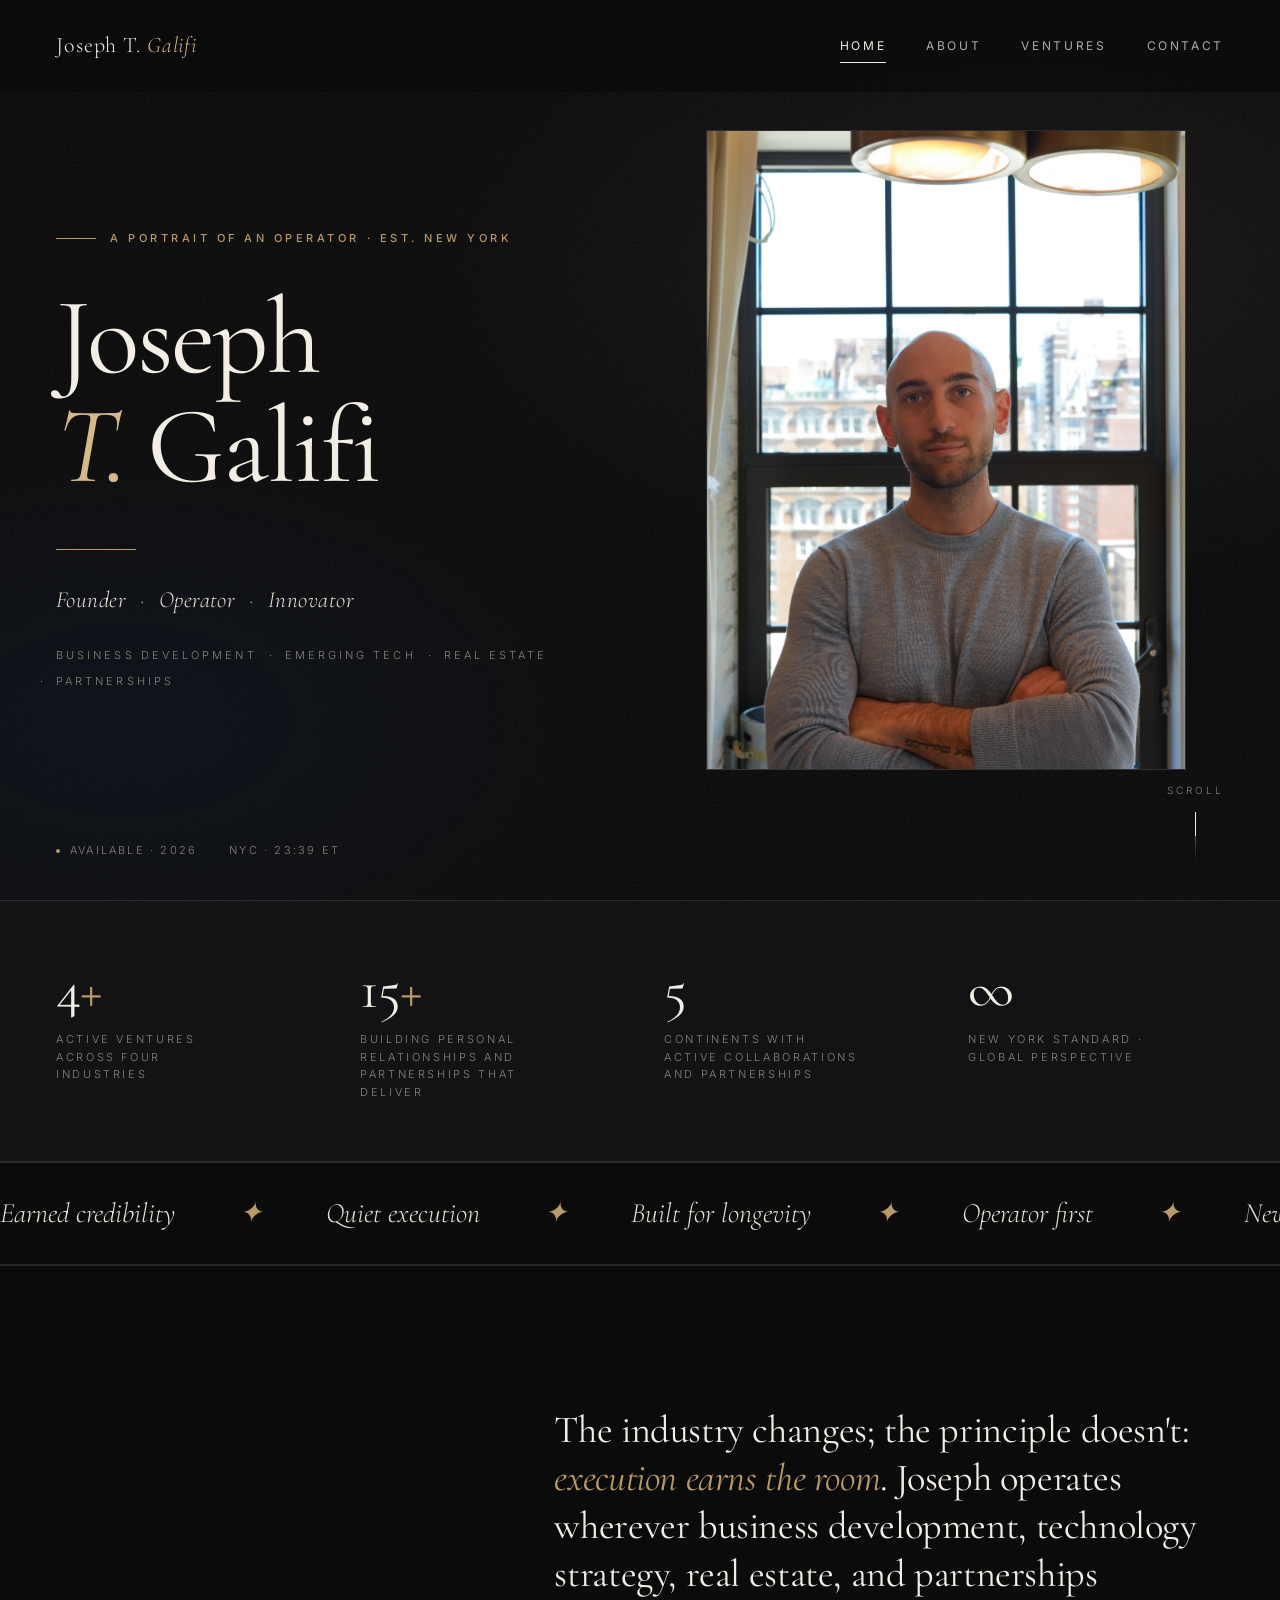
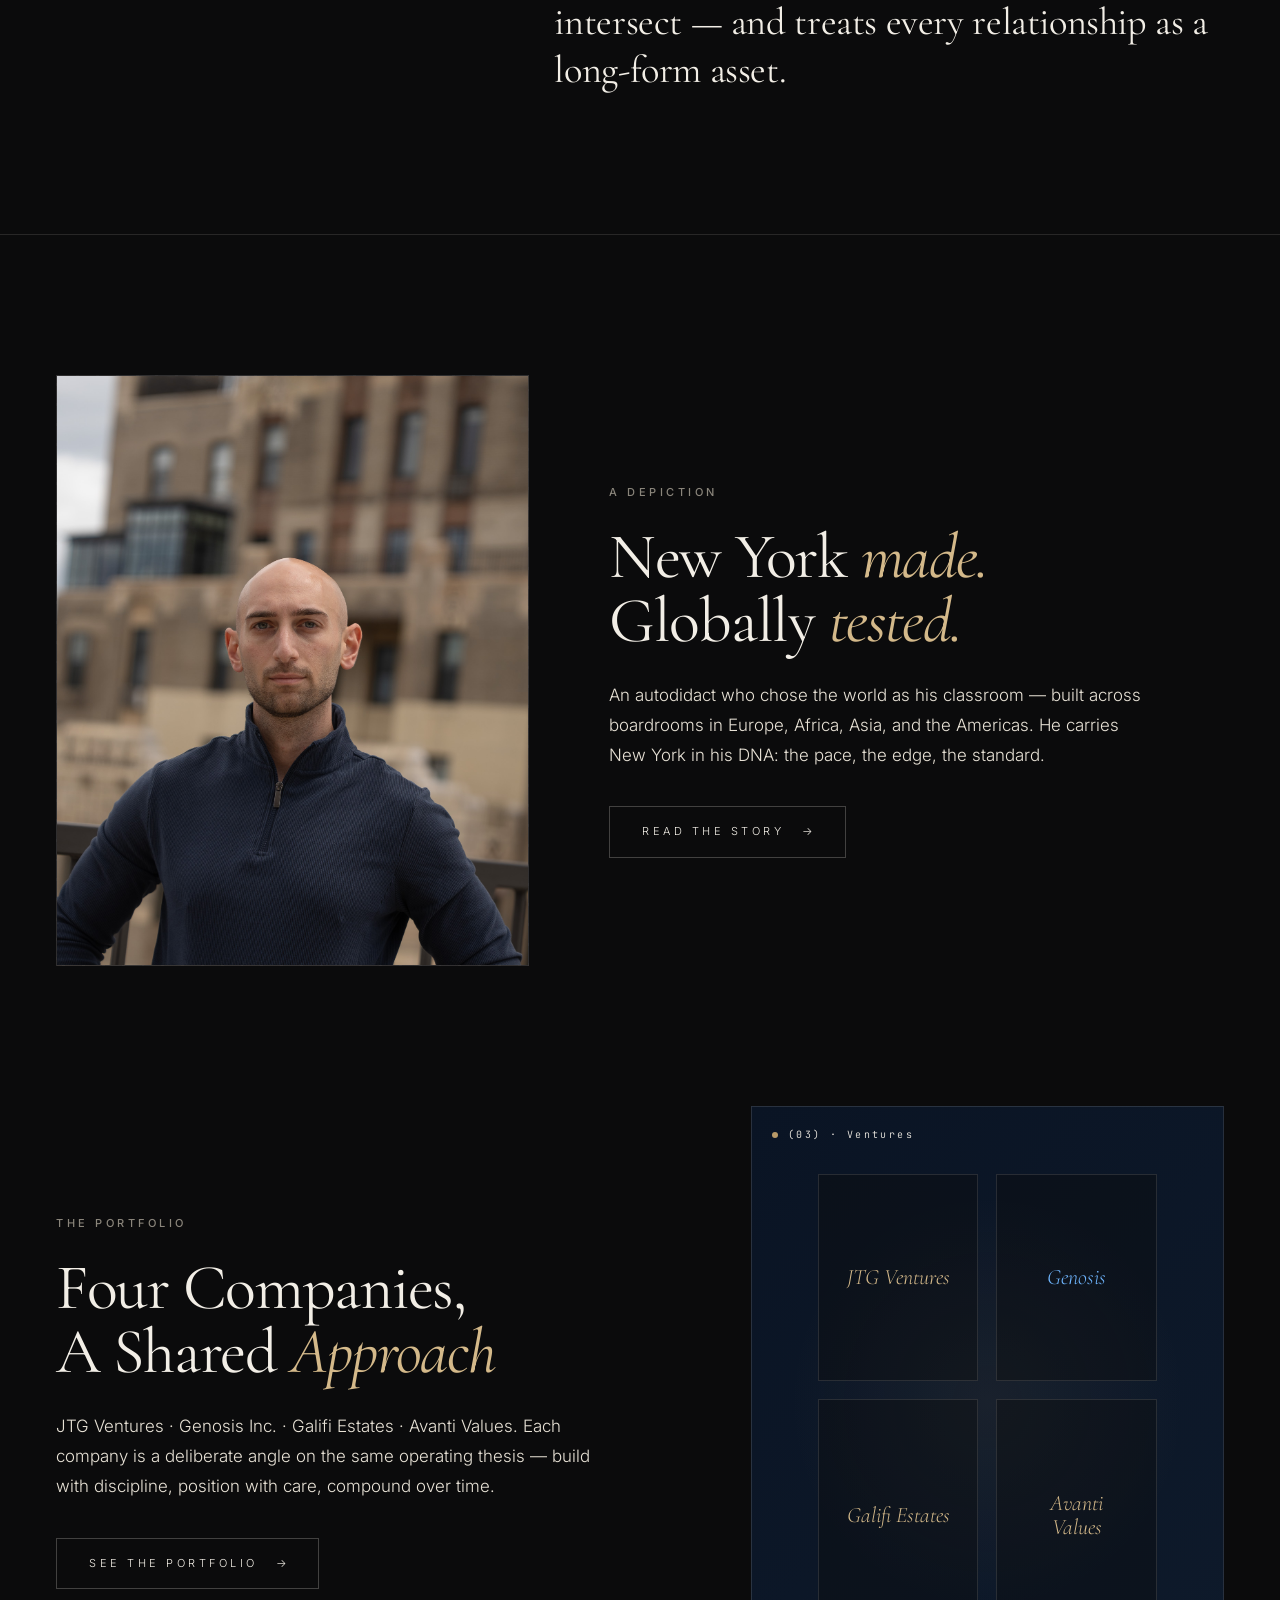
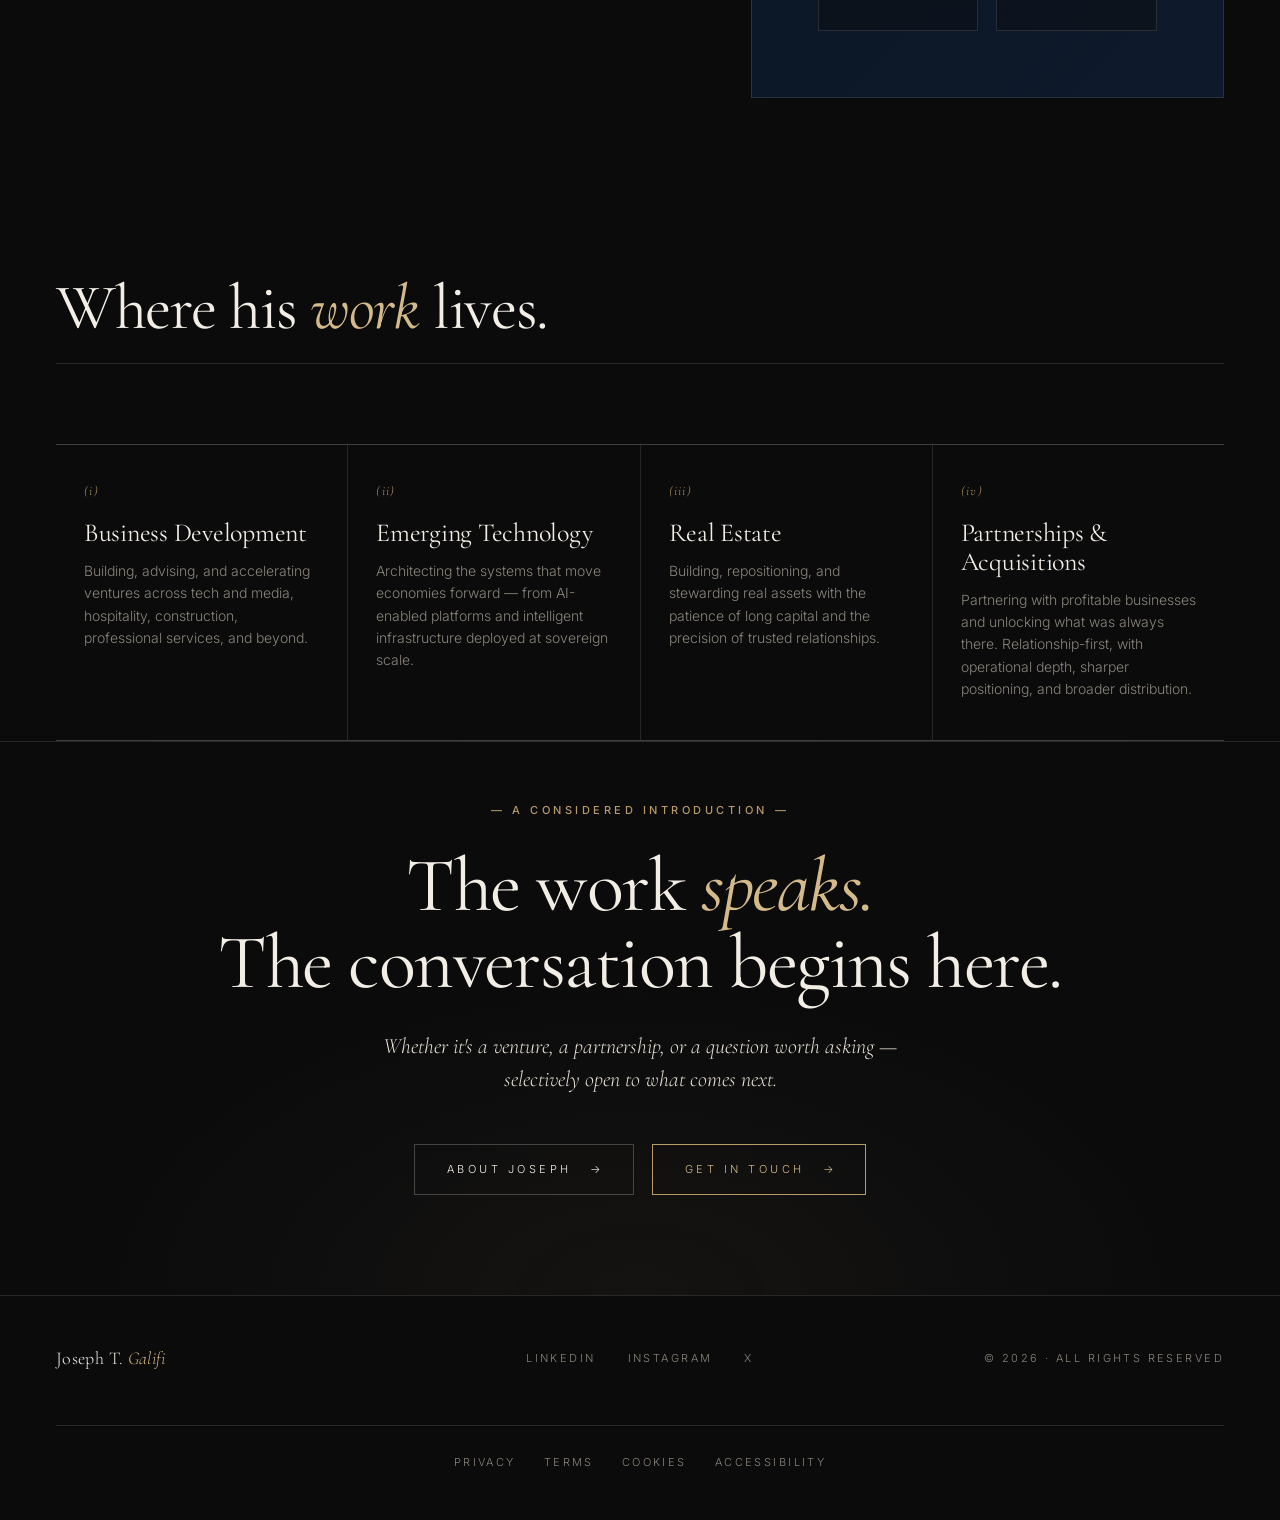
<file: index.html>
<!DOCTYPE html>
<html lang="en">
<head>
  <meta charset="UTF-8">
  <meta name="viewport" content="width=device-width, initial-scale=1.0">
  <title>Joseph T. Galifi — Founder · Operator · Innovator</title>
  <meta name="description" content="The personal site of Joseph T. Galifi — New York-born businessman, founder, and operator building across business development, technology, real estate, and acquisitions.">

  <link rel="preconnect" href="https://fonts.googleapis.com">
  <link rel="preconnect" href="https://fonts.gstatic.com" crossorigin>
  <link href="https://fonts.googleapis.com/css2?family=Cormorant+Garamond:ital,wght@0,300;0,400;0,500;0,600;1,300;1,400;1,500&family=Inter:wght@200;300;400;500;600&family=JetBrains+Mono:wght@300;400&display=swap" rel="stylesheet">

  <link rel="stylesheet" href="styles.css?v=31">
</head>
<body>
  <nav class="nav">
    <a class="nav-mark" href="index.html">Joseph T. <span>Galifi</span></a>
    <div class="nav-links">
      <a class="active" href="index.html">Home</a>
      <a href="about.html">About</a>
      <a href="work.html">Ventures</a>
      <a href="contact.html">Contact</a>
    </div>
  </nav>

  <main class="page-wrap page-home">
    <section class="hero" id="home" data-screen-label="01 Home">
      <div class="hero-gradient"></div>
      <div class="hero-grain"></div>

      <div class="hero-left reveal in">
        <div class="hero-eyebrow reveal reveal-fast in">
          <span class="line"></span>
          <span class="eyebrow">A Portrait of an Operator · Est. New York</span>
        </div>

        <h1 class="hero-name">
          <span class="stack">Joseph</span>
          <span class="stack"><span class="italic">T.</span> Galifi</span>
        </h1>

        <div class="hero-rule reveal reveal-slow reveal-d3 in"></div>

        <p class="hero-tagline reveal reveal-d3 in">
          Founder<span class="sep">·</span>Operator<span class="sep">·</span>Innovator
        </p>

        <div class="hero-roles reveal reveal-d4 in">
          <span>Business Development</span>
          <span>Emerging Tech</span>
          <span>Real Estate</span>
          <span>Partnerships</span>
        </div>
      </div>

      <div class="hero-right reveal reveal-slow reveal-d2 in">
        <div class="portrait-frame">
          <img src="assets/joseph-hero.png" alt="Joseph T. Galifi" class="portrait-image">
        </div>
      </div>

      <div class="hero-meta">
        <span><span class="dot"></span>Available · 2026</span>
        <span id="nyc-clock">NYC · --:-- ET</span>
      </div>

      <div class="hero-scroll">
        <div>Scroll</div>
        <div class="hero-scroll-line"></div>
      </div>
    </section>

    <div class="intro-strip">
      <div class="intro-stat reveal in" style="transition-delay:0s">
        <div class="num">4<span class="plus">+</span></div>
        <div class="label">Active ventures across four industries</div>
      </div>
      <div class="intro-stat reveal in" style="transition-delay:0.1s">
        <div class="num">15<span class="plus">+</span></div>
        <div class="label">Building personal relationships and partnerships that deliver</div>
      </div>
      <div class="intro-stat reveal in" style="transition-delay:0.2s">
        <div class="num">5<span class="plus"></span></div>
        <div class="label">Continents with active collaborations and partnerships</div>
      </div>
      <div class="intro-stat reveal in" style="transition-delay:0.3s">
        <div class="num">∞<span class="plus"></span></div>
        <div class="label">New York standard · global perspective</div>
      </div>
    </div>

    <div class="marquee">
      <div class="marquee-track">
        <span class="marquee-item">Earned credibility<span class="dot">✦</span></span>
        <span class="marquee-item">Quiet execution<span class="dot">✦</span></span>
        <span class="marquee-item">Built for longevity<span class="dot">✦</span></span>
        <span class="marquee-item">Operator first<span class="dot">✦</span></span>
        <span class="marquee-item">New York standard<span class="dot">✦</span></span>
        <span class="marquee-item">Global perspective<span class="dot">✦</span></span>
        <span class="marquee-item">No shortcuts<span class="dot">✦</span></span>
        <span class="marquee-item">Compounding relationships<span class="dot">✦</span></span>
        <span class="marquee-item">Earned credibility<span class="dot">✦</span></span>
        <span class="marquee-item">Quiet execution<span class="dot">✦</span></span>
        <span class="marquee-item">Built for longevity<span class="dot">✦</span></span>
        <span class="marquee-item">Operator first<span class="dot">✦</span></span>
        <span class="marquee-item">New York standard<span class="dot">✦</span></span>
        <span class="marquee-item">Global perspective<span class="dot">✦</span></span>
        <span class="marquee-item">No shortcuts<span class="dot">✦</span></span>
        <span class="marquee-item">Compounding relationships<span class="dot">✦</span></span>
      </div>
    </div>

    <section class="manifesto">
      <div class="manifesto-eyebrow reveal in"></div>
      <div class="manifesto-text reveal reveal-d1 in">
        The industry changes; the principle doesn't: <span class="accent">execution earns the room</span>. Joseph operates wherever business development, technology strategy, real estate, and partnerships intersect — and treats every relationship as a long-form asset.
      </div>
    </section>

    <section class="home-preview">
      <div class="home-preview-row">
        <div class="preview-visual about-vis reveal reveal-slow in">
          <img src="assets/joseph-depiction.png" alt="Joseph T. Galifi" class="preview-photo">
        </div>
        <div class="preview-content">
          <div class="preview-eyebrow reveal in">
            <span class="eyebrow eyebrow-muted">A Depiction</span>
          </div>
          <h3 class="preview-title reveal reveal-d1 in">
            New York <span class="italic">made.</span><br>Globally <span class="italic">tested.</span>
          </h3>
          <p class="preview-body reveal reveal-d2 in">
            An autodidact who chose the world as his classroom — built across boardrooms in Europe, Africa, Asia, and the Americas. He carries New York in his DNA: the pace, the edge, the standard.
          </p>
          <a class="preview-cta reveal reveal-d3 in" href="about.html">
            <span>Read the story</span>
            <span class="arrow">→</span>
          </a>
        </div>
      </div>
    </section>

    <section class="home-preview">
      <div class="home-preview-row reverse">
        <div class="preview-content">
          <div class="preview-eyebrow reveal in">
            <span class="eyebrow eyebrow-muted">The Portfolio</span>
          </div>
          <h3 class="preview-title reveal reveal-d1 in">
            Four Companies,<br>A Shared <span class="italic">Approach</span>
          </h3>
          <p class="preview-body reveal reveal-d2 in">
            JTG Ventures · Genosis Inc. · Galifi Estates · Avanti Values. Each company is a deliberate angle on the same operating thesis — build with discipline, position with care, compound over time.
          </p>
          <a class="preview-cta reveal reveal-d3 in" href="work.html">
            <span>See the portfolio</span>
            <span class="arrow">→</span>
          </a>
        </div>
        <div class="preview-visual ventures-vis reveal reveal-slow in">
          <div class="index"><span class="dot"></span>(03) · Ventures</div>
          <div class="grid-logos">
            <div class="cell">JTG Ventures</div>
            <div class="cell" style="color:#6FB6FF">Genosis</div>
            <div class="cell">Galifi Estates</div>
            <div class="cell">Avanti Values</div>
          </div>
        </div>
      </div>
    </section>

    <section class="capabilities">
      <div class="capabilities-head">
        <h3 class="reveal reveal-slow in">
          Where his <span class="italic">work</span> lives.
        </h3>
      </div>
      <div class="capabilities-grid reveal in">
        <div class="capability">
          <div class="num">(i)</div>
          <h5>Business Development</h5>
          <p>Building, advising, and accelerating ventures across tech and media, hospitality, construction, professional services, and beyond.</p>
        </div>
        <div class="capability">
          <div class="num">(ii)</div>
          <h5>Emerging Technology</h5>
          <p>Architecting the systems that move economies forward — from AI-enabled platforms and intelligent infrastructure deployed at sovereign scale.</p>
        </div>
        <div class="capability">
          <div class="num">(iii)</div>
          <h5>Real Estate</h5>
          <p>Building, repositioning, and stewarding real assets with the patience of long capital and the precision of trusted relationships.</p>
        </div>
        <div class="capability">
          <div class="num">(iv)</div>
          <h5>Partnerships &amp; Acquisitions</h5>
          <p>Partnering with profitable businesses and unlocking what was always there. Relationship-first, with operational depth, sharper positioning, and broader distribution.</p>
        </div>
      </div>
    </section>

    <section class="cta-band">
      <div class="eyebrow reveal in">— A Considered Introduction —</div>
      <h3 class="reveal reveal-d1 in">
        The work <span class="italic">speaks.</span><br>The conversation begins here.
      </h3>
      <p class="reveal reveal-d2 in">
        Whether it's a venture, a partnership, or a question worth asking — selectively open to what comes next.
      </p>
      <div class="cta-band-actions reveal reveal-d3 in">
        <a class="preview-cta" href="about.html">
          <span>About Joseph</span>
          <span class="arrow">→</span>
        </a>
        <a class="preview-cta" href="contact.html" style="border-color:var(--brass);color:var(--brass-soft)">
          <span>Get in touch</span>
          <span class="arrow">→</span>
        </a>
      </div>
    </section>
  </main>

  <footer class="footer">
    <a class="footer-mark" href="index.html">Joseph T. <span>Galifi</span></a>
    <div class="footer-social">
      <a href="https://www.linkedin.com/in/joseph-galifi" target="_blank" rel="noopener noreferrer" aria-label="LinkedIn">LinkedIn</a>
      <a href="https://www.instagram.com/josephgalifi/" target="_blank" rel="noopener noreferrer" aria-label="Instagram">Instagram</a>
      <a href="https://x.com/joegalifi" target="_blank" rel="noopener noreferrer" aria-label="X">X</a>
    </div>
    <div class="footer-copyright">© 2026 · All Rights Reserved</div>
    <div class="footer-legal">
      <a href="privacy.html">Privacy</a>
      <a href="terms.html">Terms</a>
      <a href="cookies.html">Cookies</a>
      <a href="accessibility.html">Accessibility</a>
    </div>
  </footer>

  <script src="app.js"></script>
</body>
</html>
</file>
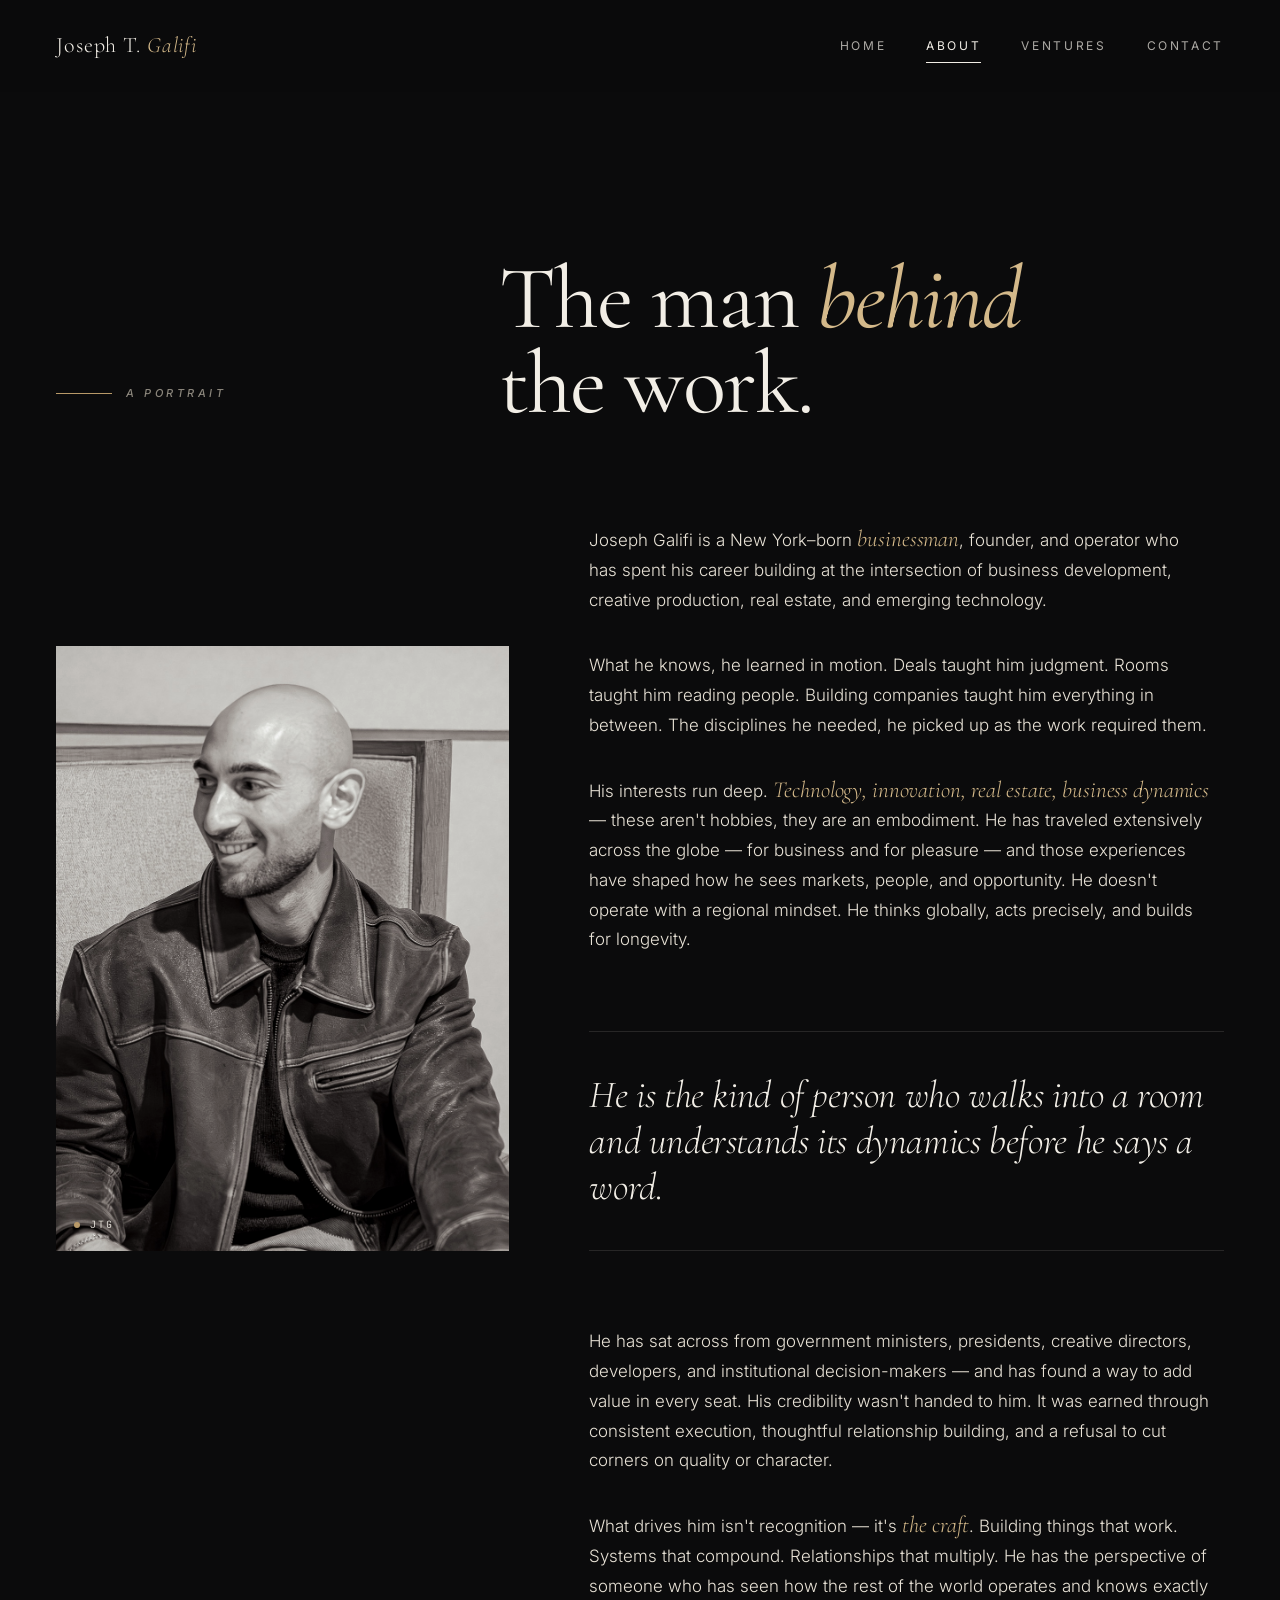
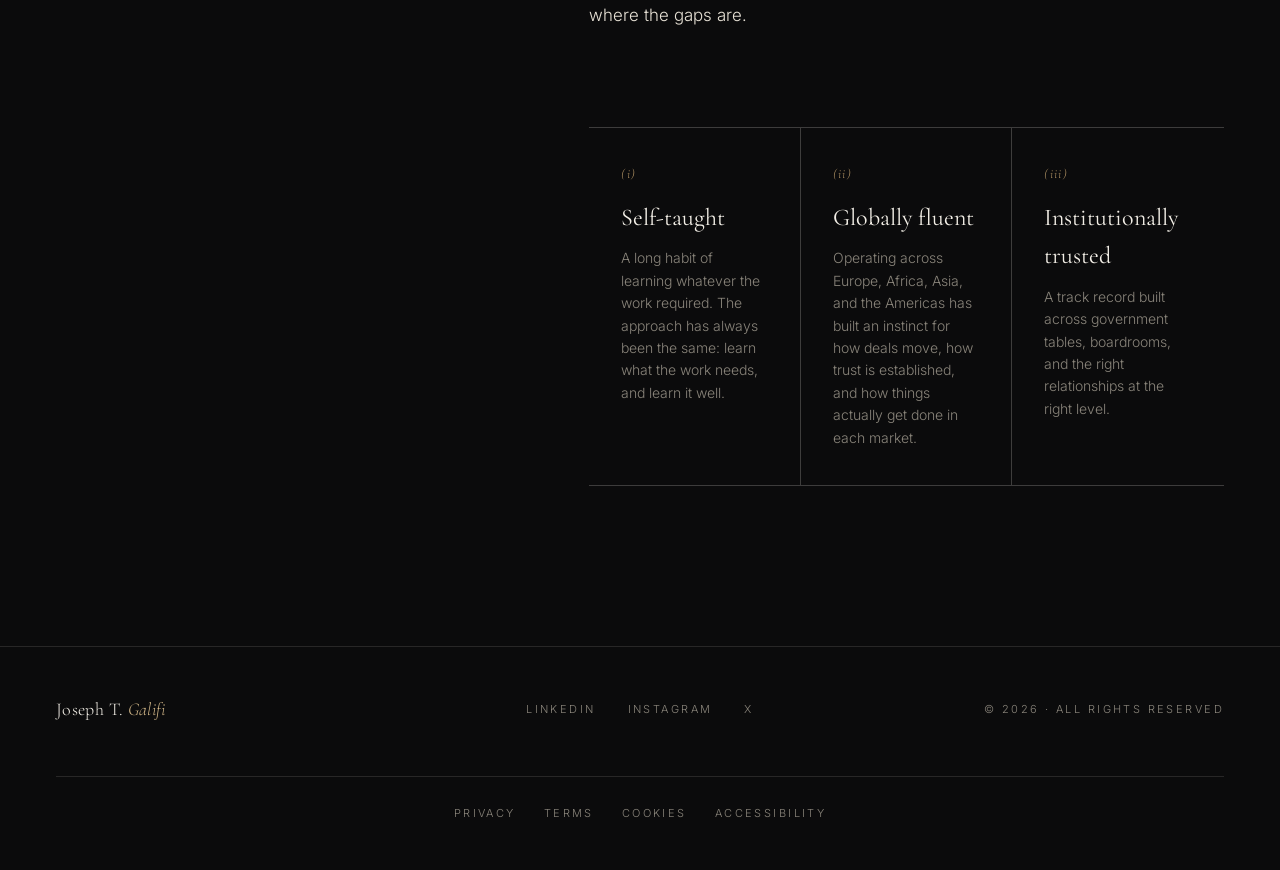
<file: about.html>
<!DOCTYPE html>
<html lang="en">
<head>
  <meta charset="UTF-8">
  <meta name="viewport" content="width=device-width, initial-scale=1.0">
  <title>About — Joseph T. Galifi</title>
  <meta name="description" content="About Joseph T. Galifi — a New York-born businessman, founder, and operator who learned in motion across boardrooms in Europe, Africa, Asia, and the Americas.">

  <link rel="preconnect" href="https://fonts.googleapis.com">
  <link rel="preconnect" href="https://fonts.gstatic.com" crossorigin>
  <link href="https://fonts.googleapis.com/css2?family=Cormorant+Garamond:ital,wght@0,300;0,400;0,500;0,600;1,300;1,400;1,500&family=Inter:wght@200;300;400;500;600&family=JetBrains+Mono:wght@300;400&display=swap" rel="stylesheet">

  <link rel="stylesheet" href="styles.css?v=31">
</head>
<body>
  <nav class="nav">
    <a class="nav-mark" href="index.html">Joseph T. <span>Galifi</span></a>
    <div class="nav-links">
      <a href="index.html">Home</a>
      <a class="active" href="about.html">About</a>
      <a href="work.html">Ventures</a>
      <a href="contact.html">Contact</a>
    </div>
  </nav>

  <main class="page-wrap page-about">
    <section class="page" id="about" data-screen-label="02 About">
      <div class="section-head">
        <div class="reveal in">
          <div class="section-num">
            <span class="line"></span>
            <span class="eyebrow eyebrow-muted">A Portrait</span>
          </div>
        </div>
        <h2 class="section-title reveal reveal-slow in">
          The man <span class="italic">behind</span><br>the work.
        </h2>
      </div>

      <div class="about-body">
        <div class="about-photo">
          <div class="frame">
            <img src="assets/joseph-about.png" alt="Joseph T. Galifi" class="portrait-img">
            <div class="caption"><span class="dot"></span>JTG</div>
          </div>
        </div>

        <div class="about-text">
          <p class="reveal in">
            Joseph Galifi is a New York–born <span class="accent">businessman</span>, founder, and operator who has spent his career building at the intersection of business development, creative production, real estate, and emerging technology.
          </p>

          <p class="reveal reveal-d1 in">
            What he knows, he learned in motion. Deals taught him judgment. Rooms taught him reading people. Building companies taught him everything in between. The disciplines he needed, he picked up as the work required them.
          </p>

          <p class="reveal reveal-d2 in">
            His interests run deep. <span class="accent">Technology, innovation, real estate, business dynamics</span> — these aren't hobbies, they are an embodiment. He has traveled extensively across the globe — for business and for pleasure — and those experiences have shaped how he sees markets, people, and opportunity. He doesn't operate with a regional mindset. He thinks globally, acts precisely, and builds for longevity.
          </p>

          <blockquote class="pull-quote pull-quote--bare reveal in">
            He is the kind of person who walks into a room and understands its dynamics before he says a word.
          </blockquote>

          <p class="reveal in">
            He has sat across from government ministers, presidents, creative directors, developers, and institutional decision-makers — and has found a way to add value in every seat. His credibility wasn't handed to him. It was earned through consistent execution, thoughtful relationship building, and a refusal to cut corners on quality or character.
          </p>

          <p class="reveal reveal-d1 in">
            What drives him isn't recognition — it's <span class="accent">the craft</span>. Building things that work. Systems that compound. Relationships that multiply. He has the perspective of someone who has seen how the rest of the world operates and knows exactly where the gaps are.
          </p>

          <div class="about-pillars reveal in">
            <div class="pillar">
              <div class="num">(i)</div>
              <h4>Self-taught</h4>
              <p>A long habit of learning whatever the work required. The approach has always been the same: learn what the work needs, and learn it well.</p>
            </div>
            <div class="pillar">
              <div class="num">(ii)</div>
              <h4>Globally fluent</h4>
              <p>Operating across Europe, Africa, Asia, and the Americas has built an instinct for how deals move, how trust is established, and how things actually get done in each market.</p>
            </div>
            <div class="pillar">
              <div class="num">(iii)</div>
              <h4>Institutionally trusted</h4>
              <p>A track record built across government tables, boardrooms, and the right relationships at the right level.</p>
            </div>
          </div>
        </div>
      </div>
    </section>
  </main>

  <footer class="footer">
    <a class="footer-mark" href="index.html">Joseph T. <span>Galifi</span></a>
    <div class="footer-social">
      <a href="https://www.linkedin.com/in/joseph-galifi" target="_blank" rel="noopener noreferrer" aria-label="LinkedIn">LinkedIn</a>
      <a href="https://www.instagram.com/josephgalifi/" target="_blank" rel="noopener noreferrer" aria-label="Instagram">Instagram</a>
      <a href="https://x.com/joegalifi" target="_blank" rel="noopener noreferrer" aria-label="X">X</a>
    </div>
    <div class="footer-copyright">© 2026 · All Rights Reserved</div>
    <div class="footer-legal">
      <a href="privacy.html">Privacy</a>
      <a href="terms.html">Terms</a>
      <a href="cookies.html">Cookies</a>
      <a href="accessibility.html">Accessibility</a>
    </div>
  </footer>

  <script src="app.js"></script>
</body>
</html>
</file>
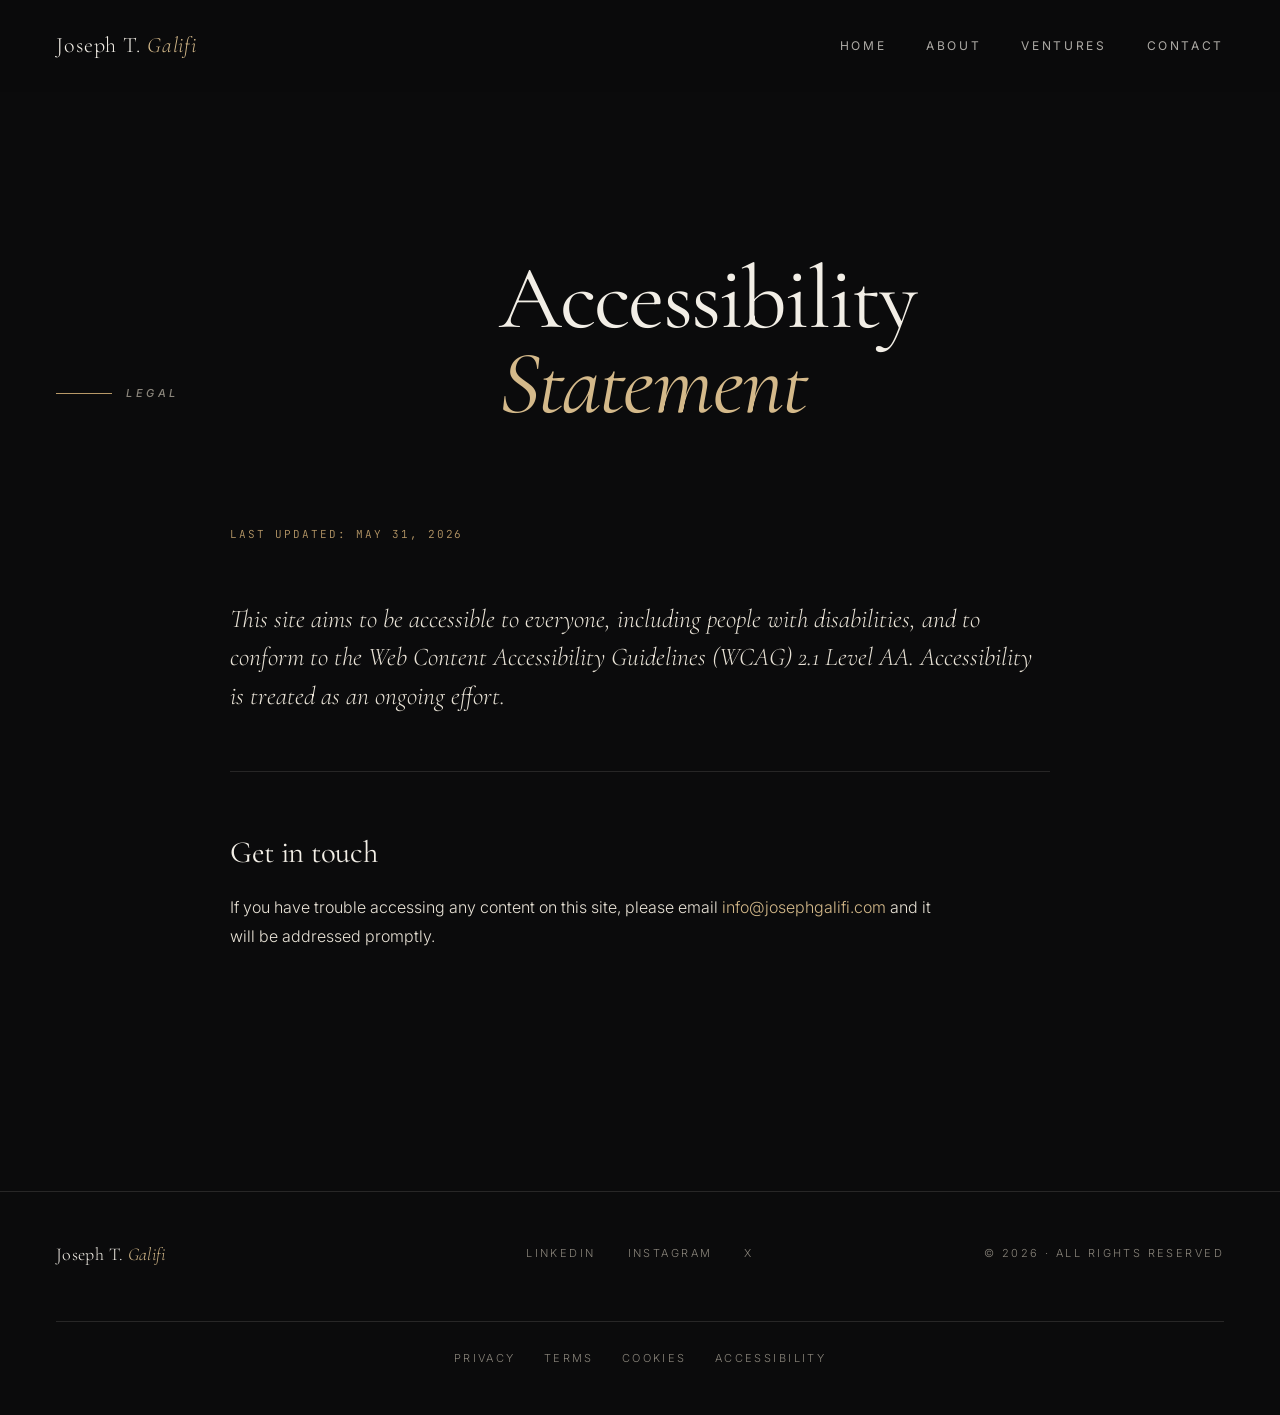
<file: accessibility.html>
<!DOCTYPE html>
<html lang="en">
<head>
  <meta charset="UTF-8">
  <meta name="viewport" content="width=device-width, initial-scale=1.0">
  <title>Accessibility Statement — Joseph T. Galifi</title>
  <meta name="description" content="Accessibility Statement for josephgalifi.com — committed to WCAG 2.1 Level AA and an inclusive experience for everyone.">

  <link rel="preconnect" href="https://fonts.googleapis.com">
  <link rel="preconnect" href="https://fonts.gstatic.com" crossorigin>
  <link href="https://fonts.googleapis.com/css2?family=Cormorant+Garamond:ital,wght@0,300;0,400;0,500;0,600;1,300;1,400;1,500&family=Inter:wght@200;300;400;500;600&family=JetBrains+Mono:wght@300;400&display=swap" rel="stylesheet">

  <link rel="stylesheet" href="styles.css?v=31">
</head>
<body>
  <nav class="nav">
    <a class="nav-mark" href="index.html">Joseph T. <span>Galifi</span></a>
    <div class="nav-links">
      <a href="index.html">Home</a>
      <a href="about.html">About</a>
      <a href="work.html">Ventures</a>
      <a href="contact.html">Contact</a>
    </div>
  </nav>

  <main class="page-wrap page-about">
    <section class="page" data-screen-label="Accessibility">
      <div class="section-head">
        <div class="reveal in">
          <div class="section-num">
            <span class="line"></span>
            <span class="eyebrow eyebrow-muted">Legal</span>
          </div>
        </div>
        <h2 class="section-title reveal reveal-slow in">
          Accessibility <span class="italic">Statement</span>
        </h2>
      </div>

      <div class="legal">
        <div class="legal-updated reveal in">Last updated: May 31, 2026</div>
        <p class="legal-intro reveal in">
          This site aims to be accessible to everyone, including people with disabilities, and to conform to the Web Content Accessibility Guidelines (WCAG) 2.1 Level AA. Accessibility is treated as an ongoing effort.
        </p>

        <div class="legal-block reveal in">
          <h3>Get in touch</h3>
          <p>If you have trouble accessing any content on this site, please email <a href="mailto:info@josephgalifi.com">info@josephgalifi.com</a> and it will be addressed promptly.</p>
        </div>
      </div>
    </section>
  </main>

  <footer class="footer">
    <a class="footer-mark" href="index.html">Joseph T. <span>Galifi</span></a>
    <div class="footer-social">
      <a href="https://www.linkedin.com/in/joseph-galifi" target="_blank" rel="noopener noreferrer" aria-label="LinkedIn">LinkedIn</a>
      <a href="https://www.instagram.com/josephgalifi/" target="_blank" rel="noopener noreferrer" aria-label="Instagram">Instagram</a>
      <a href="https://x.com/joegalifi" target="_blank" rel="noopener noreferrer" aria-label="X">X</a>
    </div>
    <div class="footer-copyright">© 2026 · All Rights Reserved</div>
    <div class="footer-legal">
      <a href="privacy.html">Privacy</a>
      <a href="terms.html">Terms</a>
      <a href="cookies.html">Cookies</a>
      <a href="accessibility.html">Accessibility</a>
    </div>
  </footer>

  <script src="app.js"></script>
</body>
</html>
</file>
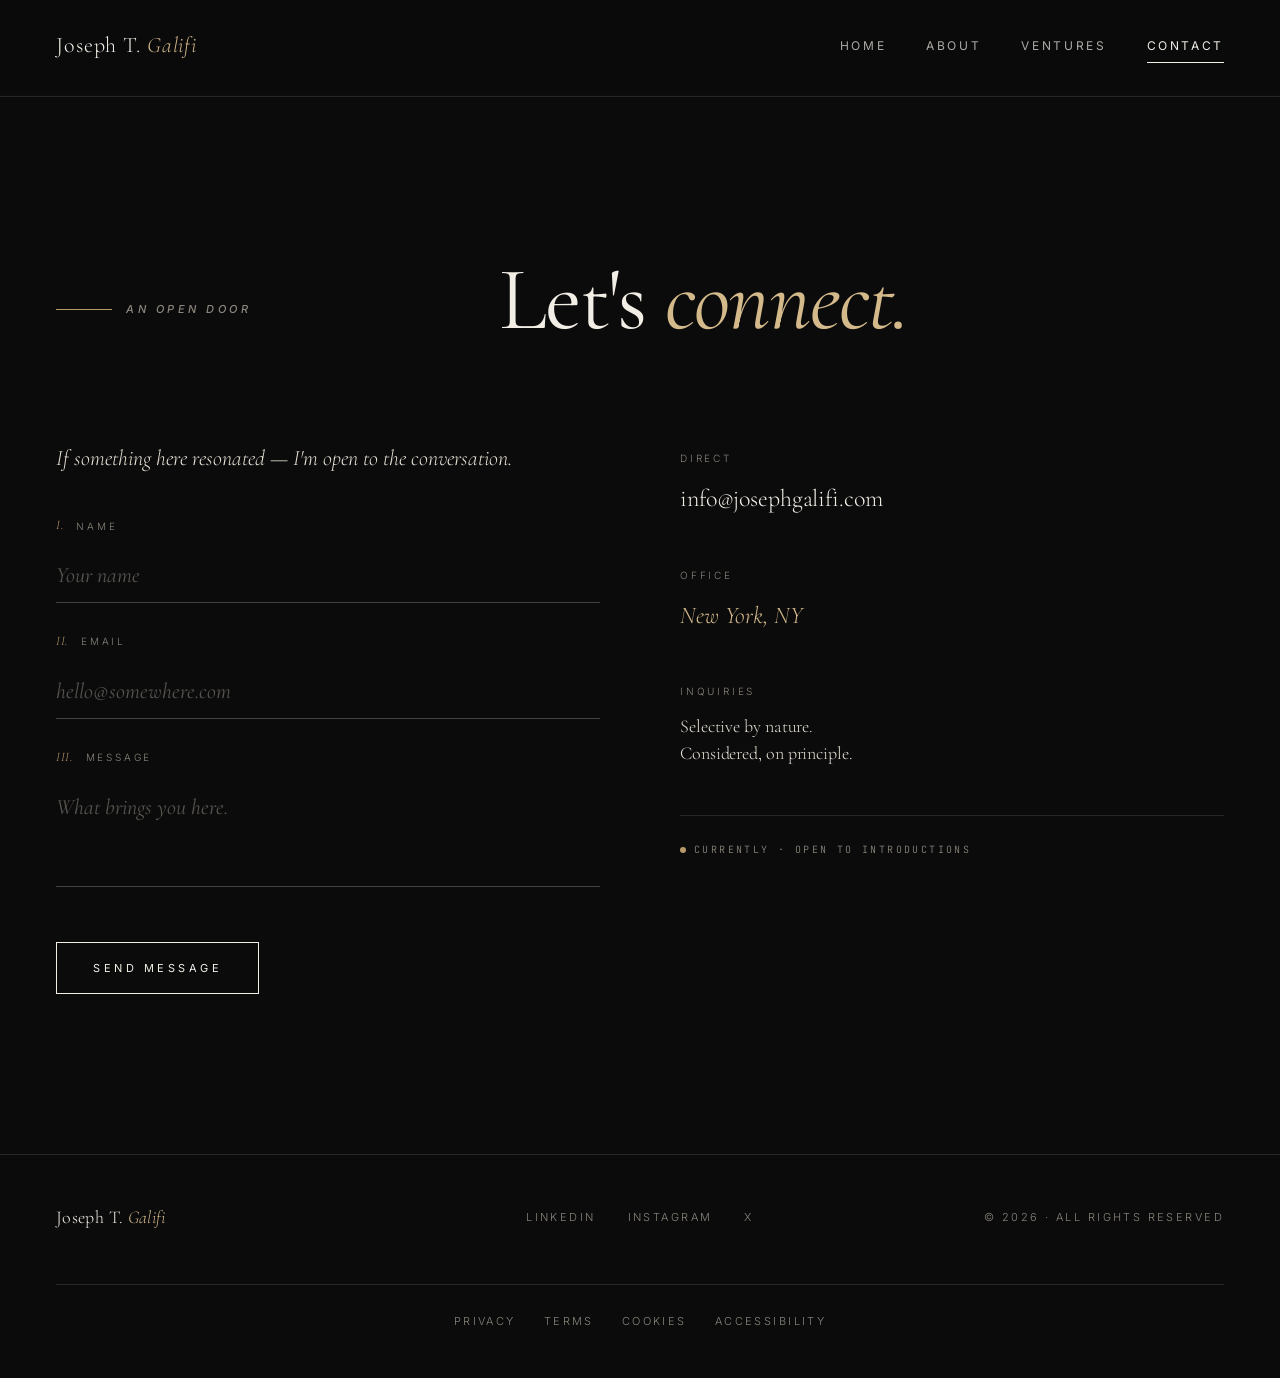
<file: contact.html>
<!DOCTYPE html>
<html lang="en">
<head>
  <meta charset="UTF-8">
  <meta name="viewport" content="width=device-width, initial-scale=1.0">
  <title>Contact — Joseph T. Galifi</title>
  <meta name="description" content="Get in touch with Joseph T. Galifi. Selective by nature, considered on principle — open to introductions.">

  <link rel="preconnect" href="https://fonts.googleapis.com">
  <link rel="preconnect" href="https://fonts.gstatic.com" crossorigin>
  <link href="https://fonts.googleapis.com/css2?family=Cormorant+Garamond:ital,wght@0,300;0,400;0,500;0,600;1,300;1,400;1,500&family=Inter:wght@200;300;400;500;600&family=JetBrains+Mono:wght@300;400&display=swap" rel="stylesheet">

  <link rel="stylesheet" href="styles.css?v=31">
</head>
<body>
  <nav class="nav">
    <a class="nav-mark" href="index.html">Joseph T. <span>Galifi</span></a>
    <div class="nav-links">
      <a href="index.html">Home</a>
      <a href="about.html">About</a>
      <a href="work.html">Ventures</a>
      <a class="active" href="contact.html">Contact</a>
    </div>
  </nav>

  <main class="page-wrap page-contact">
    <section class="page contact-section" id="contact" data-screen-label="04 Contact">
      <div class="section-head">
        <div class="reveal in">
          <div class="section-num">
            <span class="line"></span>
            <span class="eyebrow eyebrow-muted">An Open Door</span>
          </div>
        </div>
        <h2 class="section-title reveal reveal-slow in">
          Let's <span class="italic">connect.</span>
        </h2>
      </div>

      <div class="contact-grid">
        <form class="contact-form reveal in" action="https://formspree.io/f/maqkzdey" method="POST">
          <p style="font-family:var(--serif);font-style:italic;font-size:22px;color:var(--ivory-soft);margin-bottom:12px;max-width:460px;line-height:1.5">
            If something here resonated — I'm open to the conversation.
          </p>

          <div class="contact-field">
            <label><span class="num">i.</span>Name</label>
            <input type="text" name="name" placeholder="Your name" required>
          </div>
          <div class="contact-field">
            <label><span class="num">ii.</span>Email</label>
            <input type="email" name="email" placeholder="hello@somewhere.com" required>
          </div>
          <div class="contact-field">
            <label><span class="num">iii.</span>Message</label>
            <textarea rows="3" name="message" placeholder="What brings you here." required></textarea>
          </div>

          <button class="contact-submit" type="submit">
            <span>Send Message</span>
          </button>
          <p class="contact-error" role="alert" hidden></p>
        </form>

        <div class="contact-side reveal reveal-d2 in">
          <div class="contact-card">
            <div class="label">Direct</div>
            <div class="value"><a href="mailto:info@josephgalifi.com">info@josephgalifi.com</a></div>
          </div>
          <div class="contact-card">
            <div class="label">Office</div>
            <div class="value italic">New York, NY</div>
          </div>
          <div class="contact-card">
            <div class="label">Inquiries</div>
            <div class="value" style="font-size:18px;line-height:1.5;color:var(--ivory-soft)">
              Selective by nature.<br>
              Considered, on principle.
            </div>
          </div>
          <div style="padding-top:24px;border-top:1px solid var(--hairline);font-family:var(--mono);font-size:10px;letter-spacing:0.24em;color:var(--muted);text-transform:uppercase;line-height:2">
            <div style="display:flex;gap:8px;align-items:center">
              <span style="width:6px;height:6px;border-radius:50%;background:var(--brass)"></span>
              Currently · Open to introductions
            </div>
          </div>
        </div>
      </div>
    </section>
  </main>

  <footer class="footer">
    <a class="footer-mark" href="index.html">Joseph T. <span>Galifi</span></a>
    <div class="footer-social">
      <a href="https://www.linkedin.com/in/joseph-galifi" target="_blank" rel="noopener noreferrer" aria-label="LinkedIn">LinkedIn</a>
      <a href="https://www.instagram.com/josephgalifi/" target="_blank" rel="noopener noreferrer" aria-label="Instagram">Instagram</a>
      <a href="https://x.com/joegalifi" target="_blank" rel="noopener noreferrer" aria-label="X">X</a>
    </div>
    <div class="footer-copyright">© 2026 · All Rights Reserved</div>
    <div class="footer-legal">
      <a href="privacy.html">Privacy</a>
      <a href="terms.html">Terms</a>
      <a href="cookies.html">Cookies</a>
      <a href="accessibility.html">Accessibility</a>
    </div>
  </footer>

  <script src="app.js"></script>
</body>
</html>
</file>
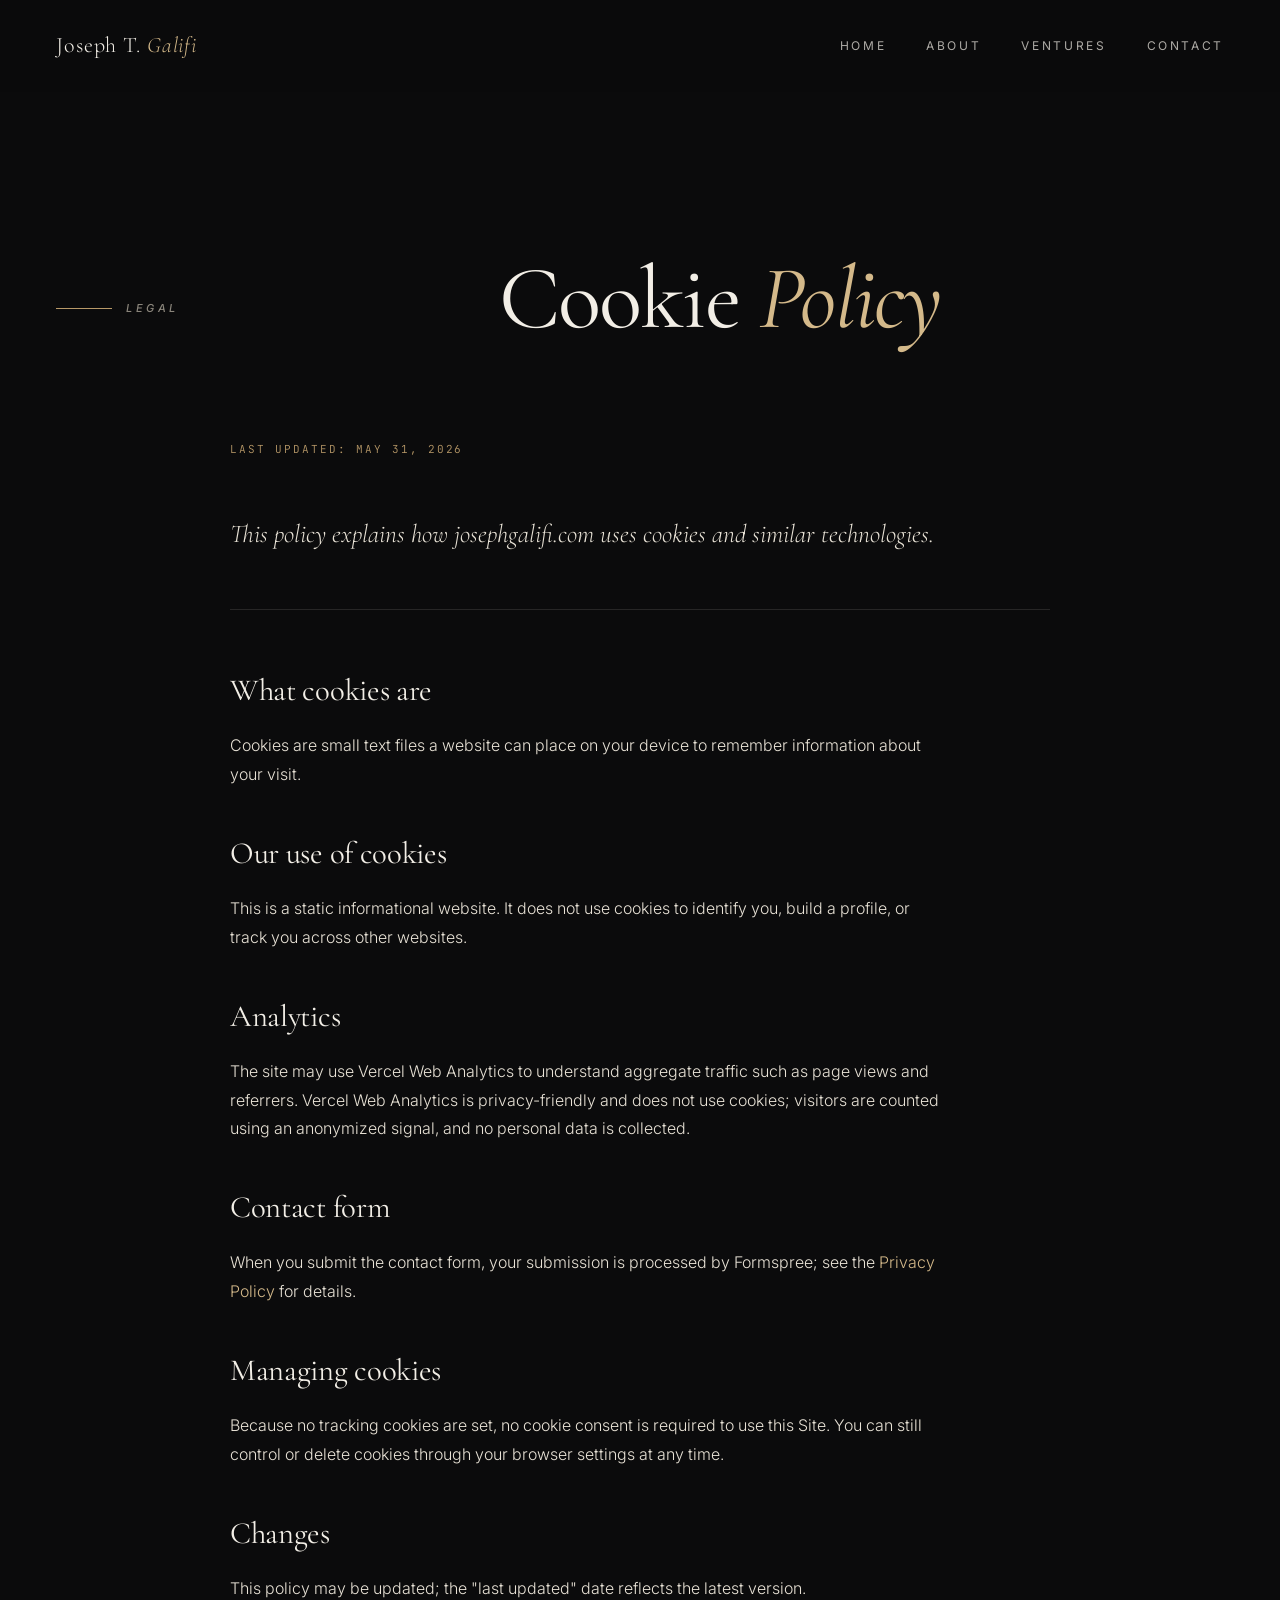
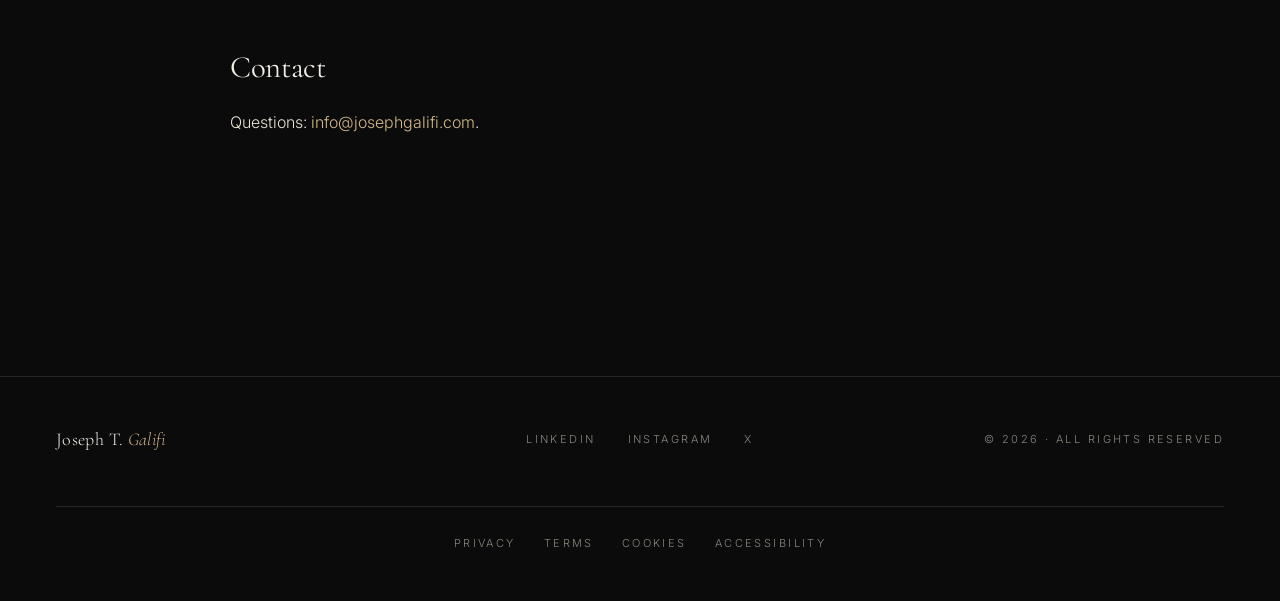
<file: cookies.html>
<!DOCTYPE html>
<html lang="en">
<head>
  <meta charset="UTF-8">
  <meta name="viewport" content="width=device-width, initial-scale=1.0">
  <title>Cookie Policy — Joseph T. Galifi</title>
  <meta name="description" content="Cookie Policy for josephgalifi.com — how the site uses cookies and similar technologies (it doesn't track you).">

  <link rel="preconnect" href="https://fonts.googleapis.com">
  <link rel="preconnect" href="https://fonts.gstatic.com" crossorigin>
  <link href="https://fonts.googleapis.com/css2?family=Cormorant+Garamond:ital,wght@0,300;0,400;0,500;0,600;1,300;1,400;1,500&family=Inter:wght@200;300;400;500;600&family=JetBrains+Mono:wght@300;400&display=swap" rel="stylesheet">

  <link rel="stylesheet" href="styles.css?v=31">
</head>
<body>
  <nav class="nav">
    <a class="nav-mark" href="index.html">Joseph T. <span>Galifi</span></a>
    <div class="nav-links">
      <a href="index.html">Home</a>
      <a href="about.html">About</a>
      <a href="work.html">Ventures</a>
      <a href="contact.html">Contact</a>
    </div>
  </nav>

  <main class="page-wrap page-about">
    <section class="page" data-screen-label="Cookies">
      <div class="section-head">
        <div class="reveal in">
          <div class="section-num">
            <span class="line"></span>
            <span class="eyebrow eyebrow-muted">Legal</span>
          </div>
        </div>
        <h2 class="section-title reveal reveal-slow in">
          Cookie <span class="italic">Policy</span>
        </h2>
      </div>

      <div class="legal">
        <div class="legal-updated reveal in">Last updated: May 31, 2026</div>
        <p class="legal-intro reveal in">
          This policy explains how josephgalifi.com uses cookies and similar technologies.
        </p>

        <div class="legal-block reveal in">
          <h3>What cookies are</h3>
          <p>Cookies are small text files a website can place on your device to remember information about your visit.</p>
        </div>
        <div class="legal-block reveal in">
          <h3>Our use of cookies</h3>
          <p>This is a static informational website. It does not use cookies to identify you, build a profile, or track you across other websites.</p>
        </div>
        <div class="legal-block reveal in">
          <h3>Analytics</h3>
          <p>The site may use Vercel Web Analytics to understand aggregate traffic such as page views and referrers. Vercel Web Analytics is privacy-friendly and does not use cookies; visitors are counted using an anonymized signal, and no personal data is collected.</p>
        </div>
        <div class="legal-block reveal in">
          <h3>Contact form</h3>
          <p>When you submit the contact form, your submission is processed by Formspree; see the <a href="privacy.html">Privacy Policy</a> for details.</p>
        </div>
        <div class="legal-block reveal in">
          <h3>Managing cookies</h3>
          <p>Because no tracking cookies are set, no cookie consent is required to use this Site. You can still control or delete cookies through your browser settings at any time.</p>
        </div>
        <div class="legal-block reveal in">
          <h3>Changes</h3>
          <p>This policy may be updated; the "last updated" date reflects the latest version.</p>
        </div>
        <div class="legal-block reveal in">
          <h3>Contact</h3>
          <p>Questions: <a href="mailto:info@josephgalifi.com">info@josephgalifi.com</a>.</p>
        </div>
      </div>
    </section>
  </main>

  <footer class="footer">
    <a class="footer-mark" href="index.html">Joseph T. <span>Galifi</span></a>
    <div class="footer-social">
      <a href="https://www.linkedin.com/in/joseph-galifi" target="_blank" rel="noopener noreferrer" aria-label="LinkedIn">LinkedIn</a>
      <a href="https://www.instagram.com/josephgalifi/" target="_blank" rel="noopener noreferrer" aria-label="Instagram">Instagram</a>
      <a href="https://x.com/joegalifi" target="_blank" rel="noopener noreferrer" aria-label="X">X</a>
    </div>
    <div class="footer-copyright">© 2026 · All Rights Reserved</div>
    <div class="footer-legal">
      <a href="privacy.html">Privacy</a>
      <a href="terms.html">Terms</a>
      <a href="cookies.html">Cookies</a>
      <a href="accessibility.html">Accessibility</a>
    </div>
  </footer>

  <script src="app.js"></script>
</body>
</html>
</file>
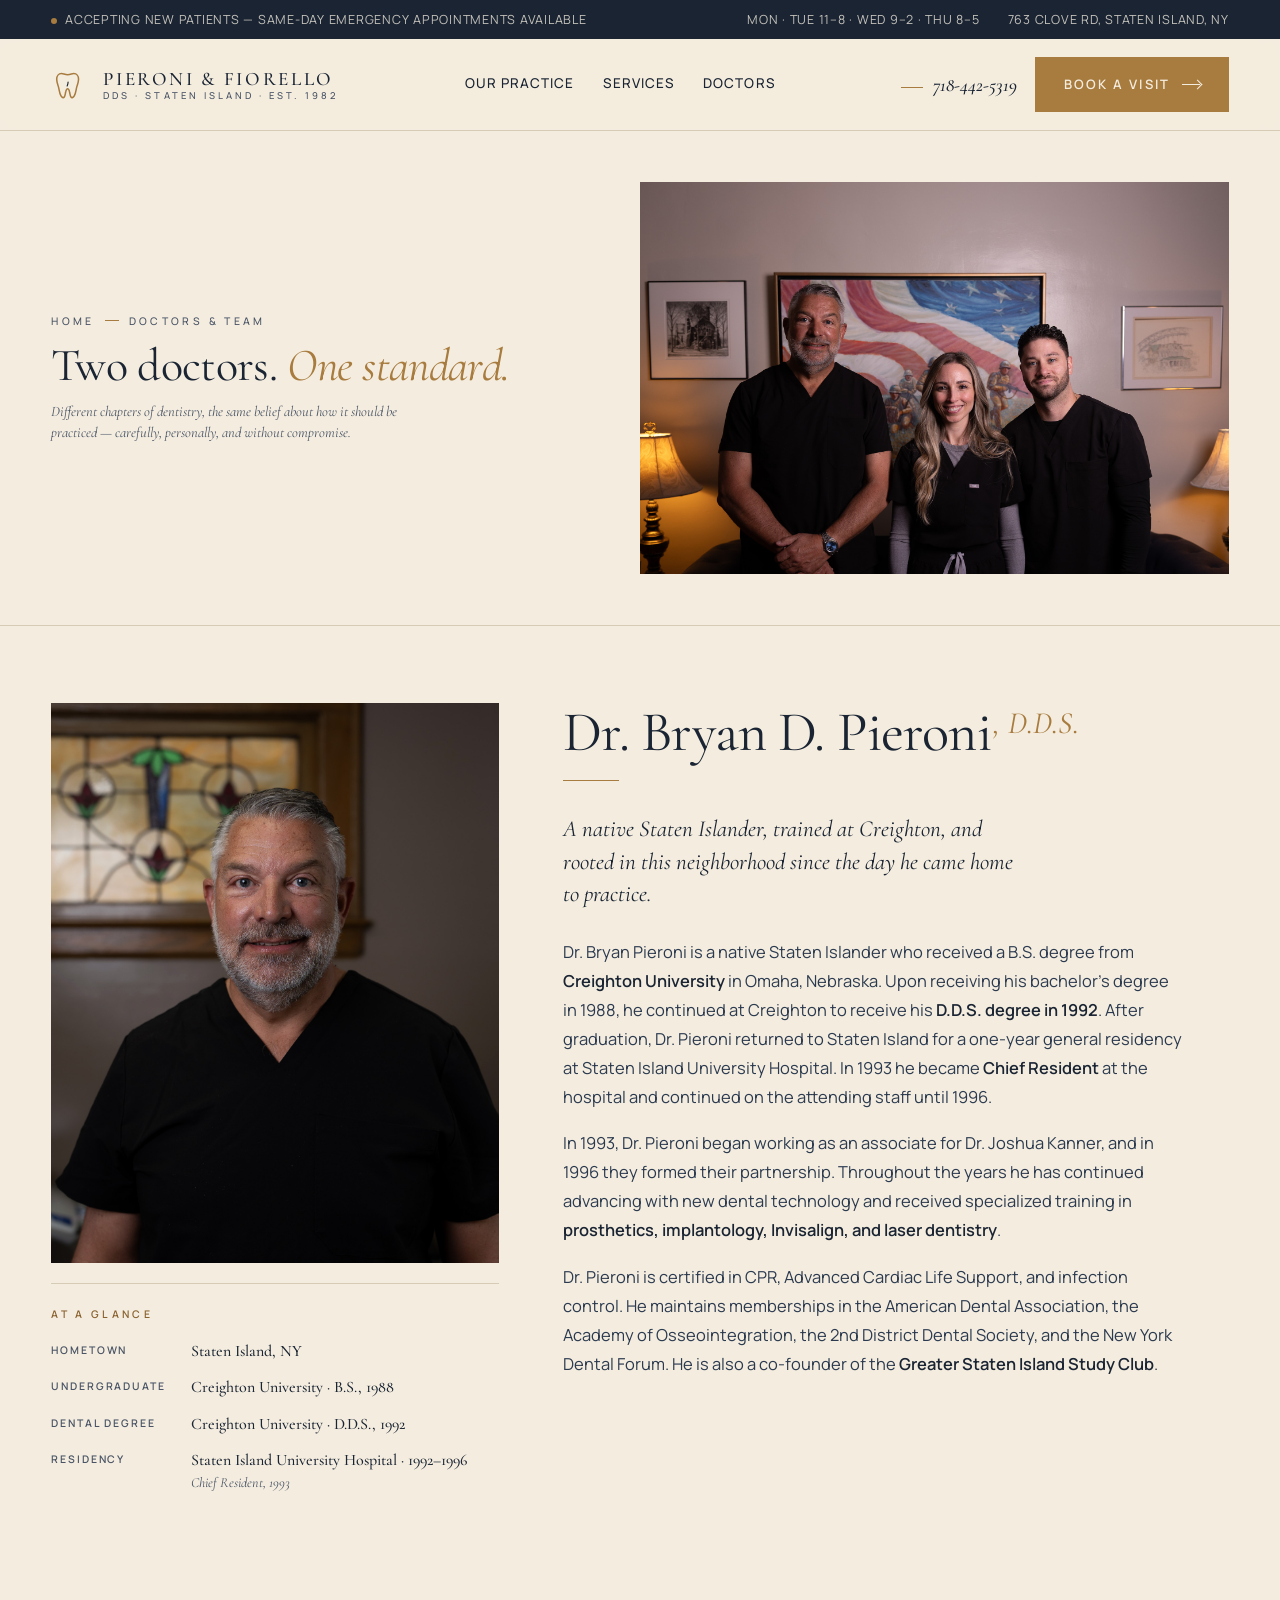
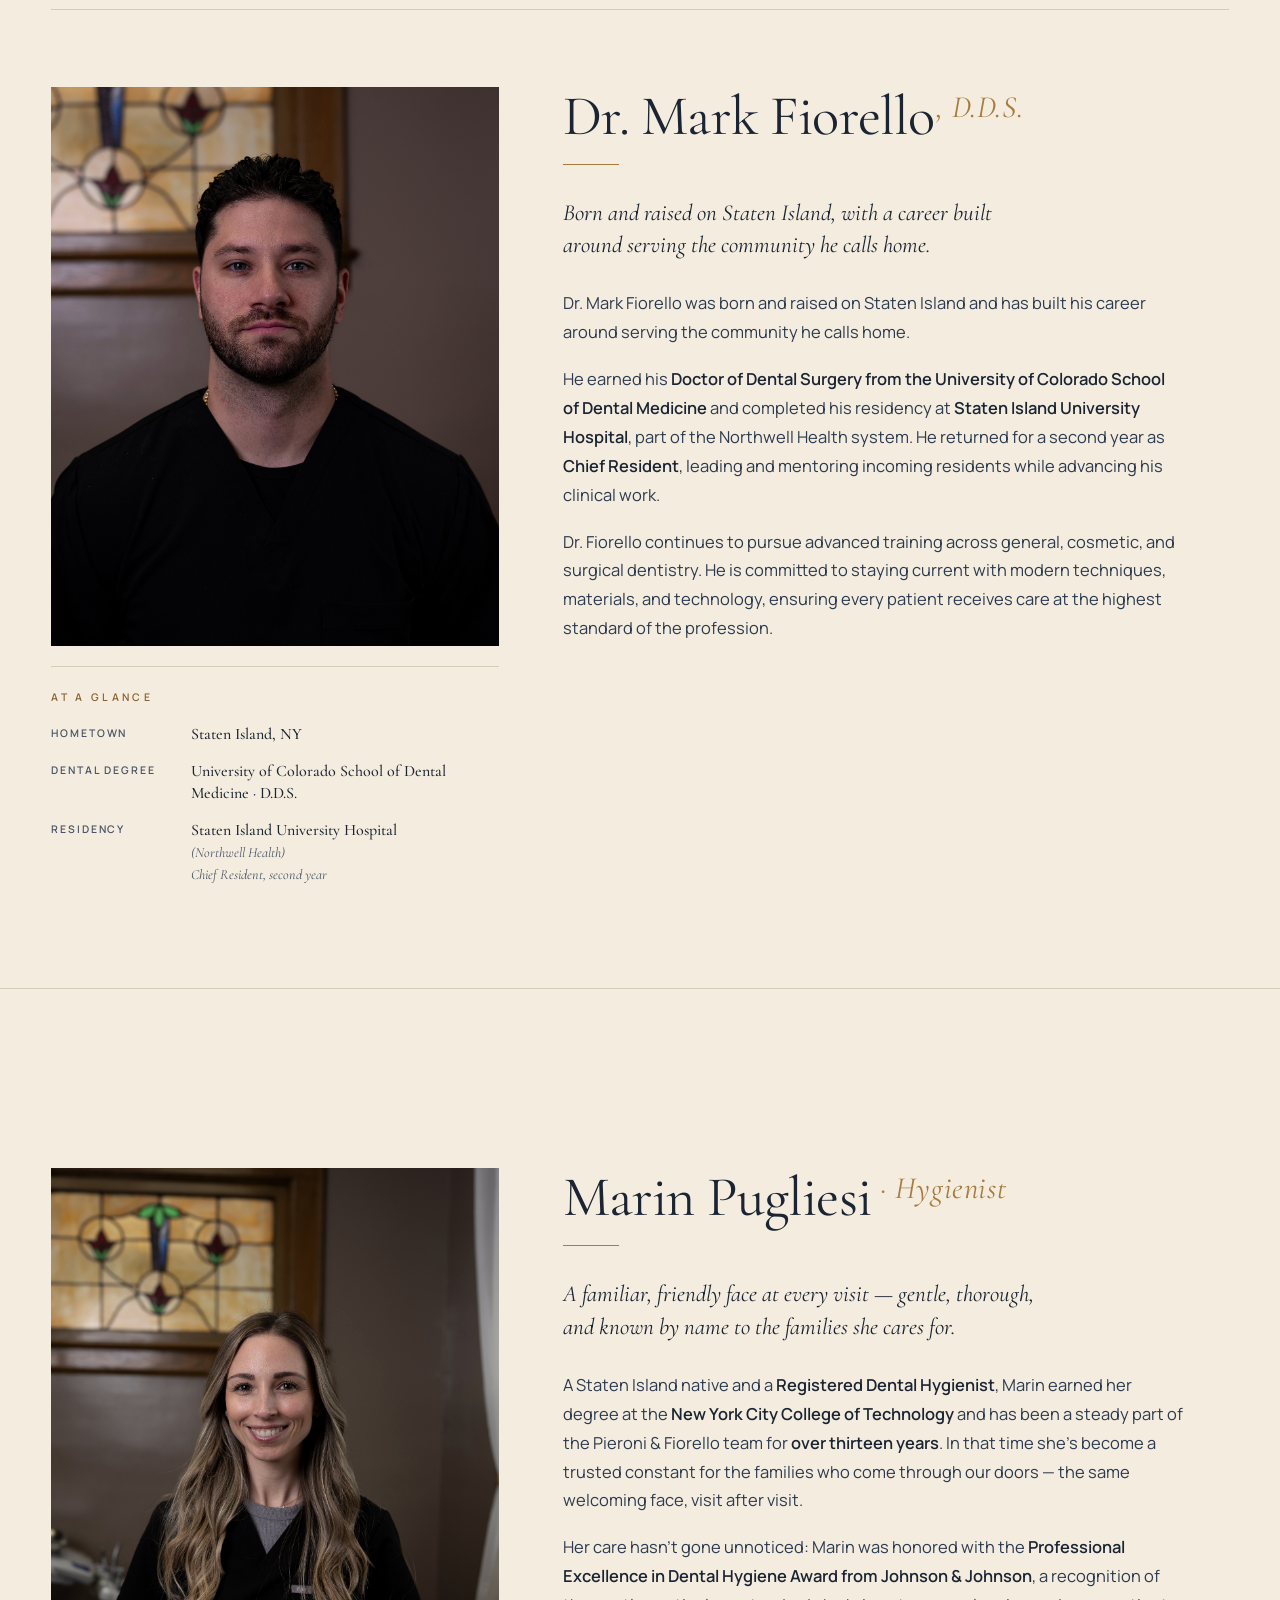
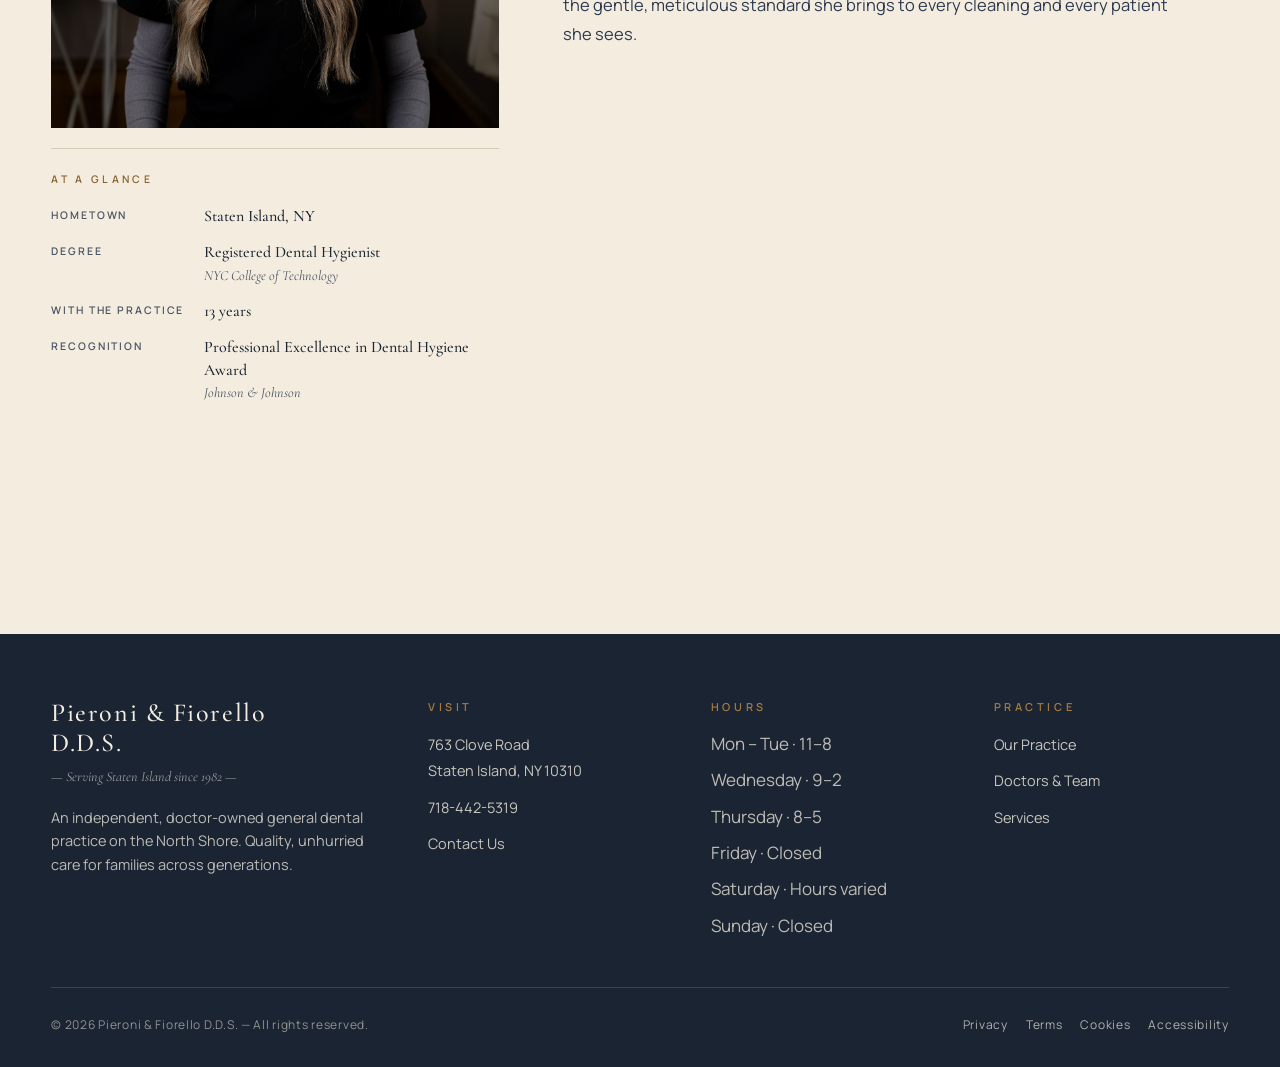
<file: doctors.html>
<!doctype html>
<html lang="en">
<head>
<meta charset="utf-8" />
<meta name="viewport" content="width=device-width,initial-scale=1" />
<title>Our Doctors &amp; Team — Pieroni &amp; Fiorello DDS</title>
<meta name="description" content="Meet Dr. Bryan Pieroni, Dr. Mark Fiorello, and hygienist Marin Pugliesi — the team behind Pieroni & Fiorello D.D.S. on Staten Island." />
<link rel="canonical" href="https://clovelakedental.com/doctors.html" />

<link rel="preconnect" href="https://fonts.googleapis.com" />
<link rel="preconnect" href="https://fonts.gstatic.com" crossorigin />
<link href="https://fonts.googleapis.com/css2?family=Cormorant+Garamond:ital,wght@0,400;0,500;0,600;0,700;1,400;1,500&family=Libre+Caslon+Text:ital,wght@0,400;0,700;1,400&family=Manrope:wght@300;400;500;600;700&family=Outfit:wght@300;400;500;600;700&display=swap" rel="stylesheet" />

<link rel="stylesheet" href="assets/site.css" />

<style>
  /* page-specific tweaks (shared format with practice.html) */
  .page-hero {
    max-width: var(--maxw); margin: 0 auto;
    padding: clamp(36px, 4vw, 64px) var(--pad-x);
    border-bottom: 1px solid var(--hairline);
    display: grid;
    grid-template-columns: 1fr clamp(360px, 46vw, 620px);
    gap: clamp(28px, 4vw, 64px);
    align-items: center;
  }
  .page-hero-photo {
    aspect-ratio: 3 / 2;
    position: relative;
    overflow: hidden;
    flex: none;
  }
  .page-hero-photo .team-photo {
    width: 100%; height: 100%;
    object-fit: cover;
    object-position: center 42%;
    display: block;
  }
  .page-hero-text { display: flex; flex-direction: column; gap: 8px; }
  .page-hero .crumb {
    font-family: var(--sans); font-size: 10.5px; letter-spacing: 0.32em;
    text-transform: uppercase; color: var(--ink-soft); font-weight: 500;
    display: inline-flex; align-items: center; gap: 10px;
  }
  .page-hero .crumb a { color: inherit; text-decoration: none; }
  .page-hero .crumb a:hover { color: var(--accent); }
  .page-hero .crumb .sep { width: 14px; height: 1px; background: var(--accent); display: inline-block; }
  .page-hero h1 {
    font-family: var(--serif); font-weight: 400;
    font-size: clamp(32px, 3.6vw, 52px); line-height: 1.05;
    letter-spacing: -0.015em; margin: 4px 0 4px;
    max-width: 22ch; text-wrap: balance;
  }
  .page-hero h1 em { color: var(--accent); font-style: italic; }
  .page-hero .intro {
    font-family: var(--serif); font-style: italic;
    font-size: clamp(14.5px, 1.1vw, 17px); line-height: 1.45;
    color: var(--ink-soft); max-width: 62ch; margin: 0;
  }

  @media (max-width: 760px) {
    .page-hero { grid-template-columns: 1fr; gap: 22px; }
    .page-hero-photo { aspect-ratio: 3 / 2; order: -1; }
  }

  .doctors-page {
    max-width: var(--maxw); margin: 0 auto;
    padding: 0 var(--pad-x) clamp(60px, 8vw, 120px);
  }
  .doctors-page .doctor {
    margin-top: clamp(72px, 9vw, 120px);
    padding-top: clamp(48px, 6vw, 80px);
    border-top: 1px solid var(--hairline);
  }
  .doctors-page .doctor:first-of-type {
    border-top: none;
    padding-top: 0;
    margin-top: clamp(48px, 6vw, 80px);
  }

  /* ---------- TEAM GRID ---------- */
  .team-section {
    max-width: var(--maxw); margin: 0 auto;
    padding: clamp(64px, 8vw, 120px) var(--pad-x) clamp(80px, 10vw, 140px);
    border-top: 1px solid var(--hairline);
  }
  .team-section .label {
    display: inline-flex; align-items: center; gap: 10px;
    font-family: var(--sans); font-size: 11px;
    letter-spacing: 0.32em; text-transform: uppercase;
    color: var(--accent-deep); font-weight: 600;
  }
  .team-section h2 {
    font-family: var(--serif); font-weight: 400;
    font-size: clamp(36px, 4.6vw, 64px); line-height: 1.05;
    letter-spacing: -0.02em; margin: 18px 0 18px;
    text-wrap: balance; max-width: 22ch;
  }
  .team-section h2 em { color: var(--accent); font-style: italic; }
  .team-section .summary {
    max-width: 58ch; color: var(--ink-soft);
    font-size: 16px; line-height: 1.65;
    margin: 0 0 clamp(36px, 4vw, 56px);
  }
  .team-grid {
    display: grid;
    grid-template-columns: 1fr;
    gap: clamp(28px, 3vw, 44px);
    max-width: 720px;
  }
  /* Single-member feature card: photo left, details right */
  .team-card {
    display: grid;
    grid-template-columns: minmax(180px, 240px) 1fr;
    gap: clamp(24px, 3vw, 44px);
    align-items: center;
    border: 1px solid var(--hairline);
    background: color-mix(in srgb, var(--bg-sub) 40%, transparent);
    padding: clamp(20px, 2.4vw, 32px);
  }
  .team-card .team-card-photo {
    aspect-ratio: 4 / 5;
    overflow: hidden;
    background: var(--bg-sub);
  }
  .team-card .team-card-photo img {
    width: 100%; height: 100%;
    object-fit: cover;
    object-position: center 22%;
    display: block;
  }
  .team-card .name-block {
    display: flex; flex-direction: column; gap: 10px;
    border-top: none;
    padding-top: 0;
  }
  .team-card .name {
    font-family: var(--serif); font-weight: 500;
    font-size: clamp(26px, 3vw, 36px); line-height: 1.1;
    color: var(--ink); letter-spacing: -0.01em;
  }
  .team-card .role {
    font-family: var(--sans); font-size: 10.5px;
    letter-spacing: 0.32em; text-transform: uppercase;
    color: var(--accent-deep); font-weight: 600;
    order: -1;
  }
  .team-card .blurb {
    font-family: var(--serif); font-style: italic;
    font-size: clamp(15px, 1.2vw, 18px); line-height: 1.5;
    color: var(--ink-soft); margin: 4px 0 0;
  }
  @media (max-width: 560px) {
    .team-card { grid-template-columns: 1fr; gap: 20px; }
    .team-card .team-card-photo { max-width: 240px; }
  }
</style>
</head>
<body data-palette="warmcream" data-serif="cormorant" data-sans="manrope" data-ornaments="on">

<!-- ============ TOP STRIP ============ -->
<div class="topstrip">
  <div class="topstrip-inner">
    <div><span class="dot"></span>Accepting new patients — same-day emergency appointments available</div>
    <div class="meta">
      <a href="visit.html">Mon · Tue 11–8 &middot; Wed 9–2 &middot; Thu 8–5</a>
      <a href="https://www.google.com/maps/search/?api=1&amp;query=763+Clove+Road+Staten+Island+NY+10310" target="_blank" rel="noopener noreferrer">763 Clove Rd, Staten Island, NY</a>
    </div>
  </div>
</div>

<!-- ============ HEADER ============ -->
<header class="site">
  <div class="header-inner">
    <a class="brandmark" href="index.html">
      <div class="mk">
        <svg viewBox="0 0 40 40" fill="none" xmlns="http://www.w3.org/2000/svg" aria-hidden="true">
          <path d="M11 9c-3 0-5 2.5-5 6 0 3 1.2 5.5 2 8.5.7 2.6.8 6 2.5 9 1 1.7 2.5 2.5 3.5 1.2 1-1.3 1-3.7 1.5-5.5.4-1.7 1-3.2 2-3.2s1.6 1.5 2 3.2c.5 1.8.5 4.2 1.5 5.5s2.5.5 3.5-1.2c1.7-3 1.8-6.4 2.5-9 .8-3 2-5.5 2-8.5 0-3.5-2-6-5-6-2 0-3.5 1.2-6.5 1.2S13 9 11 9z" stroke="var(--accent)" stroke-width="1.6"/>
          <path d="M18 18c0 1.5-.5 3-1 4" stroke="var(--ink)" stroke-width="1.2" stroke-linecap="round"/>
        </svg>
      </div>
      <div class="wordmark">
        <span>Pieroni &amp; Fiorello</span>
        <small>DDS · Staten Island · Est. 1982</small>
      </div>
    </a>
    <nav class="primary" aria-label="Primary">
      <a href="practice.html">Our Practice</a>
      <a href="services.html">Services</a>
      <a href="doctors.html" aria-current="page">Doctors</a>
    </nav>
    <div class="header-cta">
      <a class="phone-link" href="tel:+17184425319">718-442-5319</a>
      <a class="btn btn-primary" href="visit.html">Book a Visit <span class="arrow"></span></a>
    </div>
  </div>
</header>

<!-- ============ PAGE HERO ============ -->
<section class="page-hero" aria-label="Our Doctors & Team">
  <div class="page-hero-text">
    <div class="crumb"><a href="index.html">Home</a><span class="sep"></span>Doctors &amp; Team</div>
    <h1>Two doctors. <em>One standard.</em></h1>
    <p class="intro">
      Different chapters of dentistry, the same belief about how it should be practiced
      &mdash; carefully, personally, and without compromise.
    </p>
  </div>
  <div class="page-hero-photo">
    <img class="team-photo" src="assets/team-photo.jpg" alt="Dr. Bryan Pieroni, hygienist Marin Pugliesi, and Dr. Mark Fiorello at the Clove Road office" />
  </div>
</section>

<!-- ============ DOCTORS ============ -->
<div class="doctors-page" id="doctors">

  <!-- ----- Dr. Pieroni ----- -->
  <article class="doctor" id="dr-pieroni">
    <div class="doctor-portrait">
      <div class="portrait-frame">
        <img src="assets/dr-pieroni.jpg" alt="Dr. Bryan D. Pieroni, D.D.S." />
      </div>
      <aside class="doctor-facts">
        <h4>At a glance</h4>
        <dl>
          <dt>Hometown</dt><dd>Staten Island, NY</dd>
          <dt>Undergraduate</dt><dd>Creighton University &middot; B.S., 1988</dd>
          <dt>Dental Degree</dt><dd>Creighton University &middot; D.D.S., 1992</dd>
          <dt>Residency</dt><dd>Staten Island University Hospital &middot; 1992&ndash;1996<br/><i>Chief Resident, 1993</i></dd>
        </dl>
      </aside>
    </div>

    <div class="doctor-bio">
      <div class="doctor-name">
        <h3>Dr. Bryan D. Pieroni<span class="cred">, D.D.S.</span></h3>
        <div class="rule"></div>
      </div>

      <p class="lede">
        A native Staten Islander, trained at Creighton, and rooted in this
        neighborhood since the day he came home to practice.
      </p>

      <p>
        Dr. Bryan Pieroni is a native Staten Islander who received a B.S. degree
        from <strong>Creighton University</strong> in Omaha, Nebraska. Upon receiving his
        bachelor's degree in 1988, he continued at Creighton to receive his
        <strong>D.D.S. degree in 1992</strong>. After graduation, Dr. Pieroni returned to
        Staten Island for a one-year general residency at Staten Island
        University Hospital. In 1993 he became <strong>Chief Resident</strong> at the hospital
        and continued on the attending staff until 1996.
      </p>

      <p>
        In 1993, Dr. Pieroni began working as an associate for Dr. Joshua Kanner,
        and in 1996 they formed their partnership. Throughout the years he has
        continued advancing with new dental technology and received specialized
        training in <strong>prosthetics, implantology, Invisalign, and laser dentistry</strong>.
      </p>

      <p>
        Dr. Pieroni is certified in CPR, Advanced Cardiac Life Support, and
        infection control. He maintains memberships in the American Dental
        Association, the Academy of Osseointegration, the 2nd District Dental
        Society, and the New York Dental Forum. He is also a co-founder of the
        <strong>Greater Staten Island Study Club</strong>.
      </p>
    </div>
  </article>

  <!-- ----- Dr. Fiorello ----- -->
  <article class="doctor" id="dr-fiorello">
    <div class="doctor-portrait">
      <div class="portrait-frame">
        <img src="assets/dr-fiorello.jpg" alt="Dr. Mark Fiorello, D.D.S." />
      </div>
      <aside class="doctor-facts">
        <h4>At a glance</h4>
        <dl>
          <dt>Hometown</dt><dd>Staten Island, NY</dd>
          <dt>Dental Degree</dt><dd>University of Colorado School of Dental Medicine &middot; D.D.S.</dd>
          <dt>Residency</dt>
          <dd>
            Staten Island University Hospital<br/>
            <i>(Northwell Health)</i><br/>
            <i>Chief Resident, second year</i>
          </dd>
        </dl>
      </aside>
    </div>

    <div class="doctor-bio">
      <div class="doctor-name">
        <h3>Dr. Mark Fiorello<span class="cred">, D.D.S.</span></h3>
        <div class="rule"></div>
      </div>

      <p class="lede">
        Born and raised on Staten Island, with a career built around serving the
        community he calls home.
      </p>

      <p>
        Dr. Mark Fiorello was born and raised on Staten Island and has built his
        career around serving the community he calls home.
      </p>

      <p>
        He earned his <strong>Doctor of Dental Surgery from the University of Colorado
        School of Dental Medicine</strong> and completed his residency at <strong>Staten
        Island University Hospital</strong>, part of the Northwell Health system. He
        returned for a second year as <strong>Chief Resident</strong>, leading and mentoring
        incoming residents while advancing his clinical work.
      </p>

      <p>
        Dr. Fiorello continues to pursue advanced training across general,
        cosmetic, and surgical dentistry. He is committed to staying current
        with modern techniques, materials, and technology, ensuring every
        patient receives care at the highest standard of the profession.
      </p>
    </div>
  </article>

</div>

<!-- ============ TEAM ============ -->
<section class="team-section" id="team" aria-label="Team">

  <div class="doctors-page" style="padding-top:0;padding-left:0;padding-right:0;">
    <article class="doctor" id="marin-pugliesi">
      <div class="doctor-portrait">
        <div class="portrait-frame">
          <img src="assets/marin.jpg" alt="Marin Pugliesi, Hygienist" />
        </div>
        <aside class="doctor-facts">
          <h4>At a glance</h4>
          <dl>
            <dt>Hometown</dt><dd>Staten Island, NY</dd>
            <dt>Degree</dt><dd>Registered Dental Hygienist<br/><i>NYC College of Technology</i></dd>
            <dt>With the Practice</dt><dd>13 years</dd>
            <dt>Recognition</dt><dd>Professional Excellence in Dental Hygiene Award<br/><i>Johnson &amp; Johnson</i></dd>
          </dl>
        </aside>
      </div>
      <div class="doctor-bio">
        <div class="doctor-name">
          <h3>Marin Pugliesi<span class="cred"> · Hygienist</span></h3>
          <div class="rule"></div>
        </div>
        <p class="lede">
          A familiar, friendly face at every visit &mdash; gentle, thorough, and
          known by name to the families she cares for.
        </p>
        <p>
          A Staten Island native and a <strong>Registered Dental Hygienist</strong>, Marin
          earned her degree at the <strong>New York City College of Technology</strong> and
          has been a steady part of the Pieroni &amp; Fiorello team for
          <strong>over thirteen years</strong>. In that time she's become a trusted constant
          for the families who come through our doors &mdash; the same welcoming
          face, visit after visit.
        </p>
        <p>
          Her care hasn't gone unnoticed: Marin was honored with the
          <strong>Professional Excellence in Dental Hygiene Award from Johnson &amp; Johnson</strong>,
          a recognition of the gentle, meticulous standard she brings to every
          cleaning and every patient she sees.
        </p>
      </div>
    </article>
  </div>

</section>

<!-- ============ FOOTER ============ -->
<footer class="site">
  <div class="footer-inner">
    <div class="footer-brand">
      <div class="name">Pieroni &amp; Fiorello<br/>D.D.S.</div>
      <div class="since">— Serving Staten Island since 1982 —</div>
      <p>An independent, doctor-owned general dental practice on the North Shore. Quality, unhurried care for families across generations.</p>
    </div>
    <div>
      <h4>Visit</h4>
      <ul>
        <li><a href="https://www.google.com/maps/search/?api=1&amp;query=763+Clove+Road+Staten+Island+NY+10310" target="_blank" rel="noopener noreferrer">763 Clove Road<br/>Staten Island, NY 10310</a></li>
        <li><a href="tel:+17184425319">718-442-5319</a></li>
        <li><a href="visit.html#book">Contact Us</a></li>
      </ul>
    </div>
    <div>
      <h4>Hours</h4>
      <ul>
        <li>Mon – Tue · 11–8</li>
        <li>Wednesday · 9–2</li>
        <li>Thursday · 8–5</li>
        <li>Friday · Closed</li>
        <li>Saturday · Hours varied</li>
        <li>Sunday · Closed</li>
      </ul>
    </div>
    <div>
      <h4>Practice</h4>
      <ul>
        <li><a href="practice.html">Our Practice</a></li>
        <li><a href="doctors.html">Doctors &amp; Team</a></li>
        <li><a href="services.html">Services</a></li>
      </ul>
    </div>
  </div>
  <div class="footer-bottom">
    <span>© 2026 Pieroni &amp; Fiorello D.D.S. — All rights reserved.</span>
    <nav class="footer-legal" aria-label="Legal">
      <a href="privacy.html">Privacy</a>
      <a href="terms.html">Terms</a>
      <a href="cookies.html">Cookies</a>
      <a href="accessibility.html">Accessibility</a>
    </nav>
  </div>
</footer>

<script src="assets/nav.js"></script>
</body>
</html>
</file>
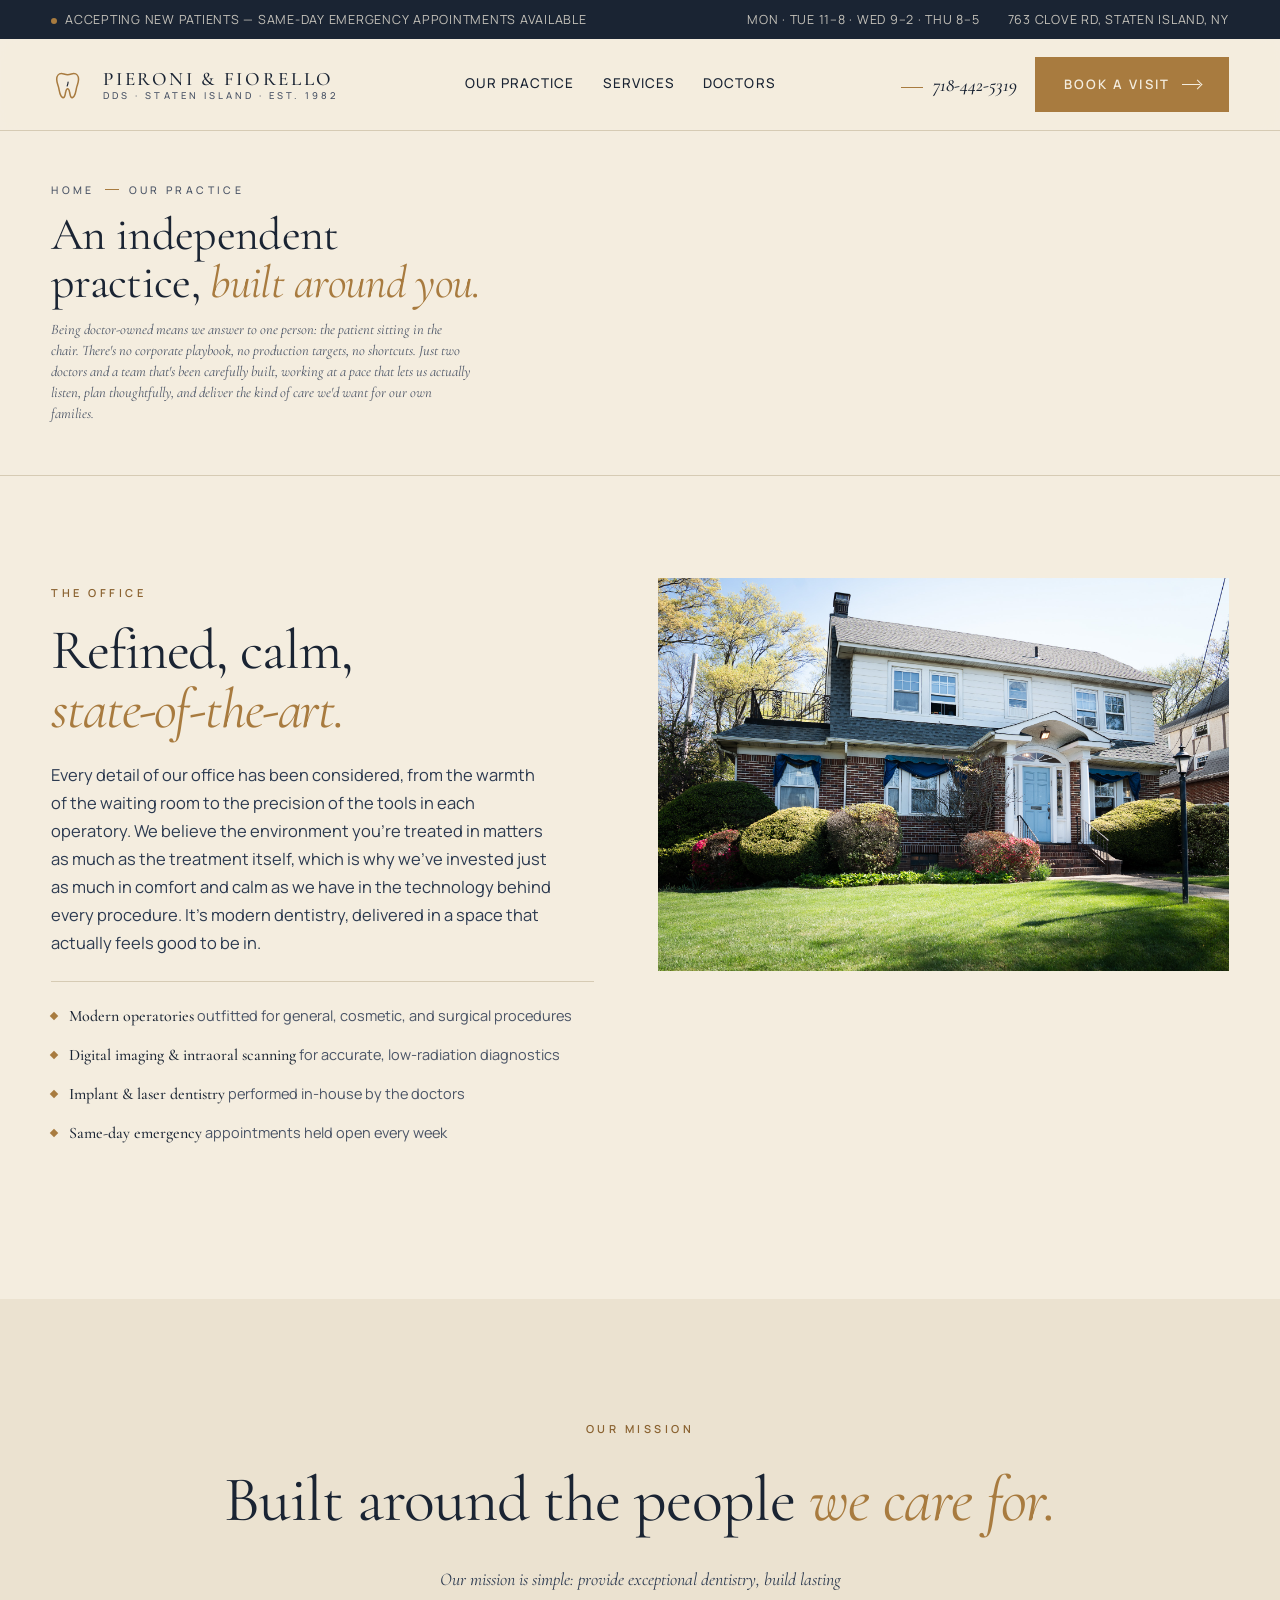
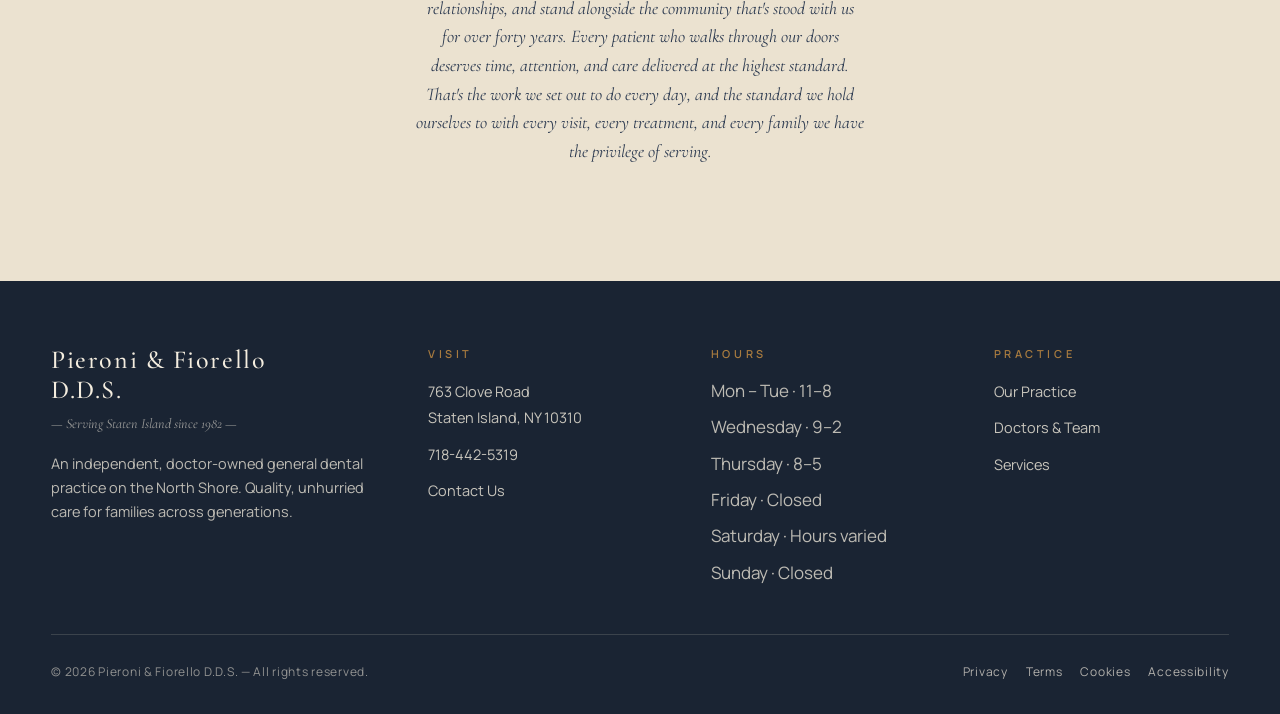
<file: practice.html>
<!doctype html>
<html lang="en">
<head>
<meta charset="utf-8" />
<meta name="viewport" content="width=device-width,initial-scale=1" />
<title>Our Practice — Pieroni &amp; Fiorello DDS</title>
<meta name="description" content="A doctor-owned, independent dental practice on Staten Island's North Shore for 40+ years — unhurried, personal care in a calm, state-of-the-art office." />
<link rel="canonical" href="https://clovelakedental.com/practice.html" />

<link rel="preconnect" href="https://fonts.googleapis.com" />
<link rel="preconnect" href="https://fonts.gstatic.com" crossorigin />
<link href="https://fonts.googleapis.com/css2?family=Cormorant+Garamond:ital,wght@0,400;0,500;0,600;0,700;1,400;1,500&family=Libre+Caslon+Text:ital,wght@0,400;0,700;1,400&family=Manrope:wght@300;400;500;600;700&family=Outfit:wght@300;400;500;600;700&display=swap" rel="stylesheet" />

<link rel="stylesheet" href="assets/site.css" />

<template id="__bundler_thumbnail" data-bg-color="#F4EDDF">
  <svg viewBox="0 0 1200 800" xmlns="http://www.w3.org/2000/svg">
    <rect width="1200" height="800" fill="#F4EDDF"/>
    <g transform="translate(600 400)">
      <circle r="180" fill="none" stroke="#A87B3F" stroke-width="3"/>
      <circle r="150" fill="none" stroke="#D9CFB6" stroke-width="1.5"/>
      <text x="0" y="20" text-anchor="middle"
            font-family="Cormorant Garamond, Georgia, serif"
            font-size="120" font-weight="600" fill="#A87B3F">P&amp;F</text>
      <text x="0" y="90" text-anchor="middle"
            font-family="Manrope, system-ui, sans-serif"
            font-size="22" font-weight="600" letter-spacing="8" fill="#1A2433">EST. 1982</text>
    </g>
  </svg>
</template>

<style>
  /* page-specific tweaks */
  .page-hero {
    max-width: var(--maxw); margin: 0 auto;
    padding: clamp(36px, 4vw, 64px) var(--pad-x);
    border-bottom: 1px solid var(--hairline);
    display: block;
  }
  .page-hero-photo {
    width: clamp(140px, 16vw, 200px);
    aspect-ratio: 4 / 3;
    position: relative;
    overflow: hidden;
    flex: none;
  }
  .page-hero-photo .img-placeholder {
    width: 100%; height: 100%;
    aspect-ratio: auto;
    padding: 14px;
    font-size: 11px;
  }
  .page-hero-photo .img-placeholder::before {
    width: 18px; height: 18px; top: 14px; left: 14px;
  }
  .page-hero-photo .img-placeholder .frame-label {
    padding: 6px 10px;
    font-size: 11px;
  }
  .page-hero-text { display: flex; flex-direction: column; gap: 8px; }
  .page-hero .crumb {
    font-family: var(--sans); font-size: 10.5px; letter-spacing: 0.32em;
    text-transform: uppercase; color: var(--ink-soft); font-weight: 500;
    display: inline-flex; align-items: center; gap: 10px;
  }
  .page-hero .crumb a { color: inherit; text-decoration: none; }
  .page-hero .crumb a:hover { color: var(--accent); }
  .page-hero .crumb .sep { width: 14px; height: 1px; background: var(--accent); display: inline-block; }
  .page-hero h1 {
    font-family: var(--serif); font-weight: 400;
    font-size: clamp(32px, 3.6vw, 52px); line-height: 1.05;
    letter-spacing: -0.015em; margin: 4px 0 4px;
    max-width: 22ch; text-wrap: balance;
  }
  .page-hero h1 em { color: var(--accent); font-style: italic; }
  .page-hero .intro {
    font-family: var(--serif); font-style: italic;
    font-size: clamp(14.5px, 1.1vw, 17px); line-height: 1.45;
    color: var(--ink-soft); max-width: 70ch; margin: 0;
  }

  @media (max-width: 700px) {
    .page-hero { grid-template-columns: 1fr; gap: 18px; }
    .page-hero-photo { width: 100%; aspect-ratio: 16 / 7; }
  }

  /* ---------- THE OFFICE ---------- */
  .office-section {
    max-width: var(--maxw); margin: 0 auto;
    padding: clamp(64px, 8vw, 120px) var(--pad-x) clamp(40px, 6vw, 80px);
  }
  .office-grid {
    display: grid;
    grid-template-columns: 1fr 1.05fr;
    gap: clamp(40px, 5vw, 80px);
    align-items: flex-start;
  }
  .office-copy .label {
    display: inline-flex; align-items: center;
    font-family: var(--sans);
    font-size: 11px; letter-spacing: 0.32em;
    text-transform: uppercase; color: var(--accent-deep);
    font-weight: 600;
  }
  .office-copy h2 {
    font-family: var(--serif); font-weight: 400;
    font-size: clamp(36px, 4.4vw, 60px); line-height: 1.05;
    letter-spacing: -0.02em; margin: 16px 0 22px;
    text-wrap: balance; max-width: 16ch;
  }
  .office-copy h2 em { color: var(--accent); font-style: italic; }
  .office-copy p {
    font-size: 16.5px; line-height: 1.7;
    color: var(--ink-2); margin: 0 0 24px; max-width: 50ch;
  }
  .office-copy p strong { color: var(--ink); font-weight: 600; }
  .office-bullets {
    list-style: none; padding: 0; margin: 0;
    display: flex; flex-direction: column; gap: 14px;
    border-top: 1px solid var(--hairline);
    padding-top: 22px;
  }
  .office-bullets li {
    font-size: 14.5px; line-height: 1.55;
    color: var(--ink-soft); padding-left: 18px; position: relative;
  }
  .office-bullets li::before {
    content: ""; position: absolute; left: 0; top: 9px;
    width: 6px; height: 6px; background: var(--accent);
    transform: rotate(45deg);
  }
  .office-bullets li span {
    color: var(--ink); font-family: var(--serif);
    font-weight: 500; font-size: 16px;
  }
  .office-stack { display: flex; flex-direction: column; gap: clamp(16px, 2vw, 28px); }
  .office-stack .img-placeholder.tall { aspect-ratio: 16 / 11; }
  /* real photo in the frame — strip the empty-placeholder decoration
     (diagonal stripes, border, 24px padding, and the rotated diamond)
     so the image sits flush with no padding or graphic around it */
  .office-hero-photo {
    overflow: hidden;
    background: var(--bg-sub);
    padding: 0;
    border: 0;
  }
  .office-hero-photo::before { display: none; }
  .office-hero-photo img {
    width: 100%; height: 100%;
    object-fit: cover;
    object-position: center;
    display: block;
  }
  .office-stack-row {
    display: grid; grid-template-columns: 1fr 1fr;
    gap: clamp(16px, 2vw, 28px);
  }
  .office-stack-row .img-placeholder { aspect-ratio: 4 / 5; }

  /* ---------- MISSION ---------- */
  .mission-section {
    background: var(--bg-sub);
    padding: clamp(72px, 9vw, 140px) var(--pad-x);
    margin: clamp(48px, 6vw, 80px) auto 0;
  }
  .mission-inner {
    max-width: 920px; margin: 0 auto; text-align: center;
  }
  .mission-section .label {
    display: inline-block;
    font-family: var(--sans);
    font-size: 11px; letter-spacing: 0.32em;
    text-transform: uppercase; color: var(--accent-deep);
    font-weight: 600; margin-bottom: 26px;
  }
  .mission-quote {
    font-family: var(--serif); font-weight: 400;
    font-size: clamp(36px, 5vw, 64px); line-height: 1.15;
    letter-spacing: -0.015em; color: var(--ink);
    margin: 0 0 28px; text-wrap: balance;
  }
  .mission-quote em { color: var(--accent); font-style: italic; }
  .mission-body {
    font-family: var(--serif); font-style: italic;
    font-size: clamp(17px, 1.4vw, 21px); line-height: 1.6;
    color: var(--ink-2); margin: 0 auto; max-width: 56ch;
  }

  @media (max-width: 900px) {
    .office-grid { grid-template-columns: 1fr; }
  }
</style>
</head>
<body data-palette="warmcream" data-serif="cormorant" data-sans="manrope" data-ornaments="on">

<!-- ============ TOP STRIP ============ -->
<div class="topstrip">
  <div class="topstrip-inner">
    <div><span class="dot"></span>Accepting new patients — same-day emergency appointments available</div>
    <div class="meta">
      <a href="visit.html">Mon · Tue 11–8 &middot; Wed 9–2 &middot; Thu 8–5</a>
      <a href="https://www.google.com/maps/search/?api=1&amp;query=763+Clove+Road+Staten+Island+NY+10310" target="_blank" rel="noopener noreferrer">763 Clove Rd, Staten Island, NY</a>
    </div>
  </div>
</div>

<!-- ============ HEADER ============ -->
<header class="site">
  <div class="header-inner">
    <a class="brandmark" href="index.html">
      <div class="mk">
        <svg viewBox="0 0 40 40" fill="none" xmlns="http://www.w3.org/2000/svg" aria-hidden="true">
          <path d="M11 9c-3 0-5 2.5-5 6 0 3 1.2 5.5 2 8.5.7 2.6.8 6 2.5 9 1 1.7 2.5 2.5 3.5 1.2 1-1.3 1-3.7 1.5-5.5.4-1.7 1-3.2 2-3.2s1.6 1.5 2 3.2c.5 1.8.5 4.2 1.5 5.5s2.5.5 3.5-1.2c1.7-3 1.8-6.4 2.5-9 .8-3 2-5.5 2-8.5 0-3.5-2-6-5-6-2 0-3.5 1.2-6.5 1.2S13 9 11 9z" stroke="var(--accent)" stroke-width="1.6"/>
          <path d="M18 18c0 1.5-.5 3-1 4" stroke="var(--ink)" stroke-width="1.2" stroke-linecap="round"/>
        </svg>
      </div>
      <div class="wordmark">
        <span>Pieroni &amp; Fiorello</span>
        <small>DDS · Staten Island · Est. 1982</small>
      </div>
    </a>
    <nav class="primary" aria-label="Primary">
      <a href="practice.html" aria-current="page">Our Practice</a>
      <a href="services.html">Services</a>
      <a href="doctors.html">Doctors</a>
    </nav>
    <div class="header-cta">
      <a class="phone-link" href="tel:+17184425319">718-442-5319</a>
      <a class="btn btn-primary" href="visit.html">Book a Visit <span class="arrow"></span></a>
    </div>
  </div>
</header>

<!-- ============ PAGE HERO ============ -->
<section class="page-hero" aria-label="Our Practice">
  <div class="page-hero-text">
    <div class="crumb"><a href="index.html">Home</a><span class="sep"></span>Our Practice</div>
    <h1>An independent practice, <em>built around you.</em></h1>
    <p class="intro">
      Being doctor-owned means we answer to one person: the patient sitting in the chair.
      There's no corporate playbook, no production targets, no shortcuts. Just two doctors
      and a team that's been carefully built, working at a pace that lets us actually
      listen, plan thoughtfully, and deliver the kind of care we'd want for our own families.
    </p>
  </div>
</section>

<!-- ============ THE OFFICE ============ -->
<section class="office-section" id="office" aria-label="The Office">
  <div class="office-grid">
    <div class="office-copy">
      <div class="label">The Office</div>
      <h2>Refined, calm, <em>state-of-the-art.</em></h2>
      <p>
        Every detail of our office has been considered, from the warmth of the
        waiting room to the precision of the tools in each operatory. We believe
        the environment you're treated in matters as much as the treatment
        itself, which is why we've invested just as much in comfort and calm as
        we have in the technology behind every procedure. It's modern dentistry,
        delivered in a space that actually feels good to be in.
      </p>
      <ul class="office-bullets">
        <li><span>Modern operatories</span> outfitted for general, cosmetic, and surgical procedures</li>
        <li><span>Digital imaging &amp; intraoral scanning</span> for accurate, low-radiation diagnostics</li>
        <li><span>Implant &amp; laser dentistry</span> performed in-house by the doctors</li>
        <li><span>Same-day emergency</span> appointments held open every week</li>
      </ul>
    </div>
    <div class="office-stack">
      <div class="img-placeholder tall office-hero-photo">
        <img src="assets/office-exterior.jpg" alt="The Pieroni &amp; Fiorello office — a brick colonial home on Clove Road with a blue front door" />
      </div>
    </div>
  </div>
</section>

<!-- ============ MISSION ============ -->
<section class="mission-section" id="mission" aria-label="Mission">
  <div class="mission-inner">
    <div class="label">Our Mission</div>
    <p class="mission-quote">
      Built around the people <em>we care for.</em>
    </p>
    <p class="mission-body">
      Our mission is simple: provide exceptional dentistry, build lasting
      relationships, and stand alongside the community that's stood with us for
      over forty years. Every patient who walks through our doors deserves time,
      attention, and care delivered at the highest standard. That's the work we
      set out to do every day, and the standard we hold ourselves to with every
      visit, every treatment, and every family we have the privilege of serving.
    </p>
  </div>
</section>

<!-- ============ FOOTER ============ -->
<footer class="site">
  <div class="footer-inner">
    <div class="footer-brand">
      <div class="name">Pieroni &amp; Fiorello<br/>D.D.S.</div>
      <div class="since">— Serving Staten Island since 1982 —</div>
      <p>An independent, doctor-owned general dental practice on the North Shore. Quality, unhurried care for families across generations.</p>
    </div>
    <div>
      <h4>Visit</h4>
      <ul>
        <li><a href="https://www.google.com/maps/search/?api=1&amp;query=763+Clove+Road+Staten+Island+NY+10310" target="_blank" rel="noopener noreferrer">763 Clove Road<br/>Staten Island, NY 10310</a></li>
        <li><a href="tel:+17184425319">718-442-5319</a></li>
        <li><a href="visit.html#book">Contact Us</a></li>
      </ul>
    </div>
    <div>
      <h4>Hours</h4>
      <ul>
        <li>Mon – Tue · 11–8</li>
        <li>Wednesday · 9–2</li>
        <li>Thursday · 8–5</li>
        <li>Friday · Closed</li>
        <li>Saturday · Hours varied</li>
        <li>Sunday · Closed</li>
      </ul>
    </div>
    <div>
      <h4>Practice</h4>
      <ul>
        <li><a href="practice.html">Our Practice</a></li>
        <li><a href="doctors.html">Doctors &amp; Team</a></li>
        <li><a href="services.html">Services</a></li>
      </ul>
    </div>
  </div>
  <div class="footer-bottom">
    <span>© 2026 Pieroni &amp; Fiorello D.D.S. — All rights reserved.</span>
    <nav class="footer-legal" aria-label="Legal">
      <a href="privacy.html">Privacy</a>
      <a href="terms.html">Terms</a>
      <a href="cookies.html">Cookies</a>
      <a href="accessibility.html">Accessibility</a>
    </nav>
  </div>
</footer>

<script src="assets/nav.js"></script>
</body>
</html>
</file>
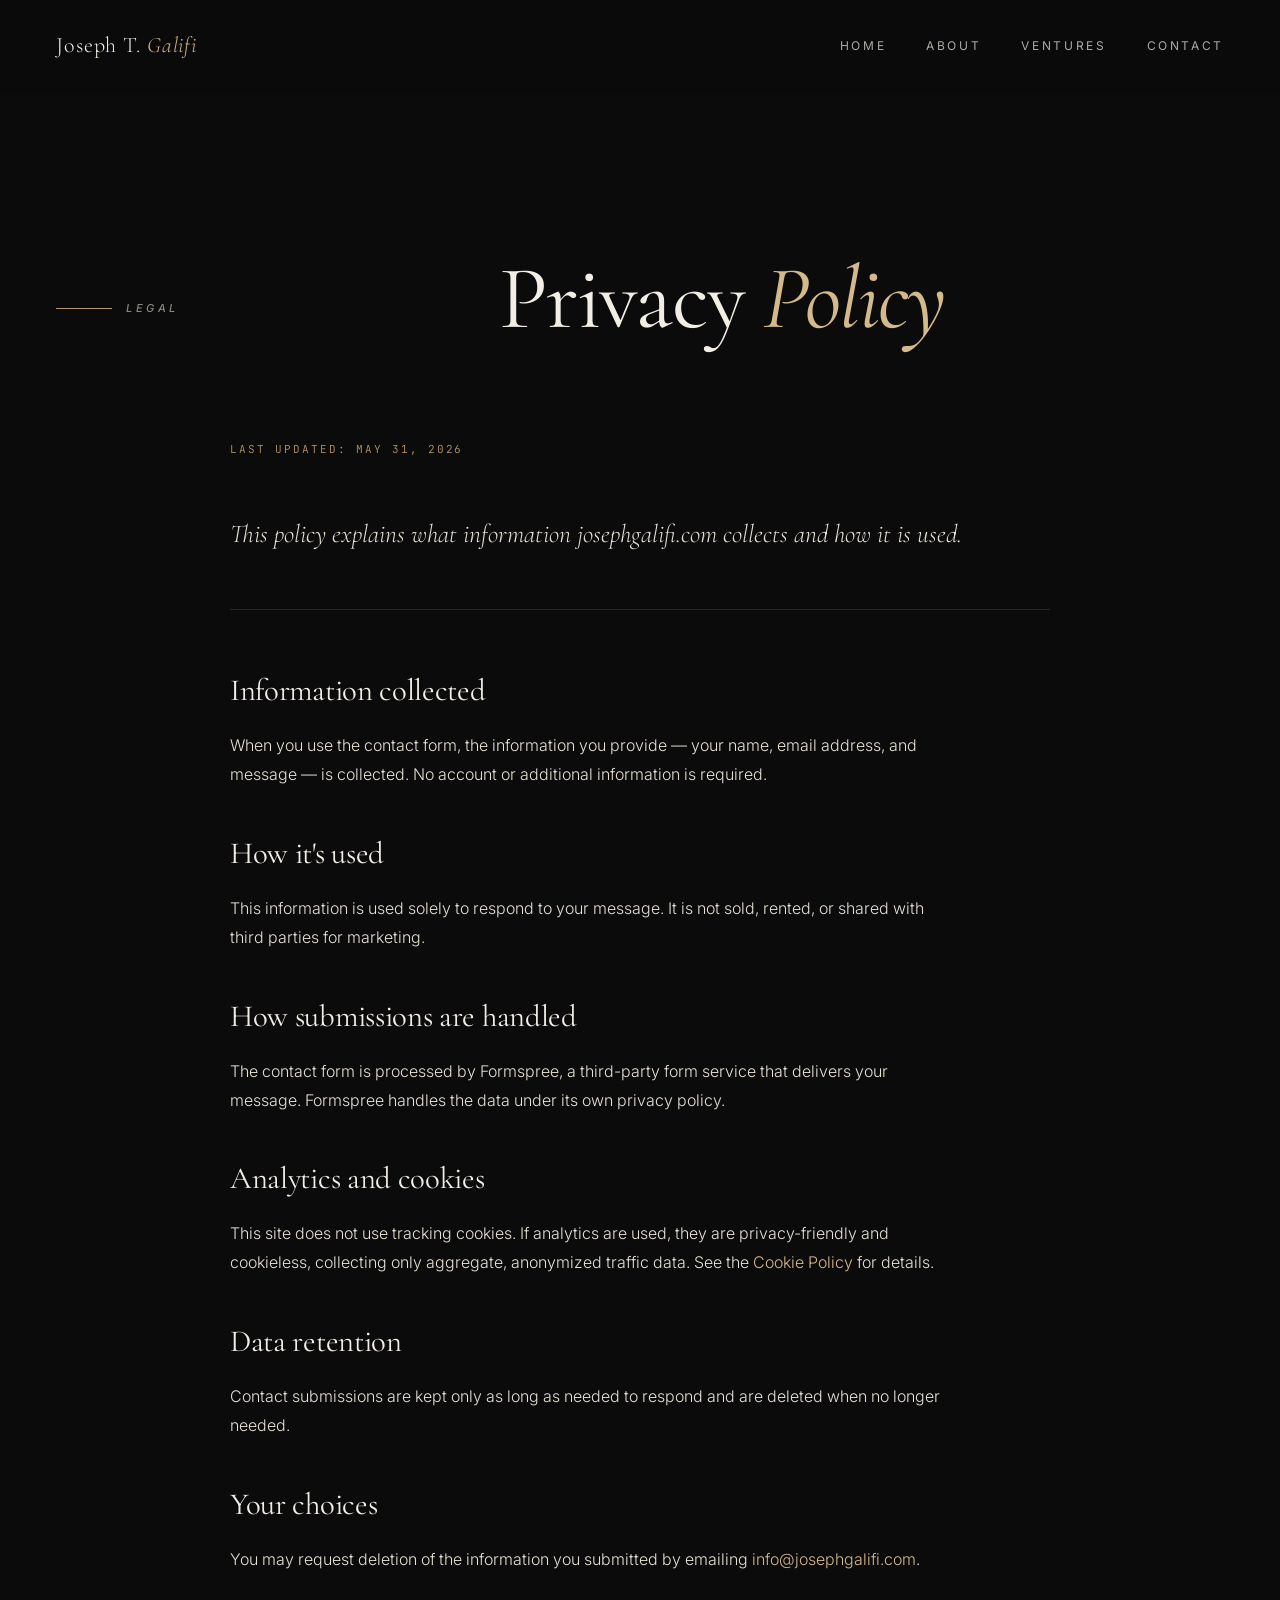
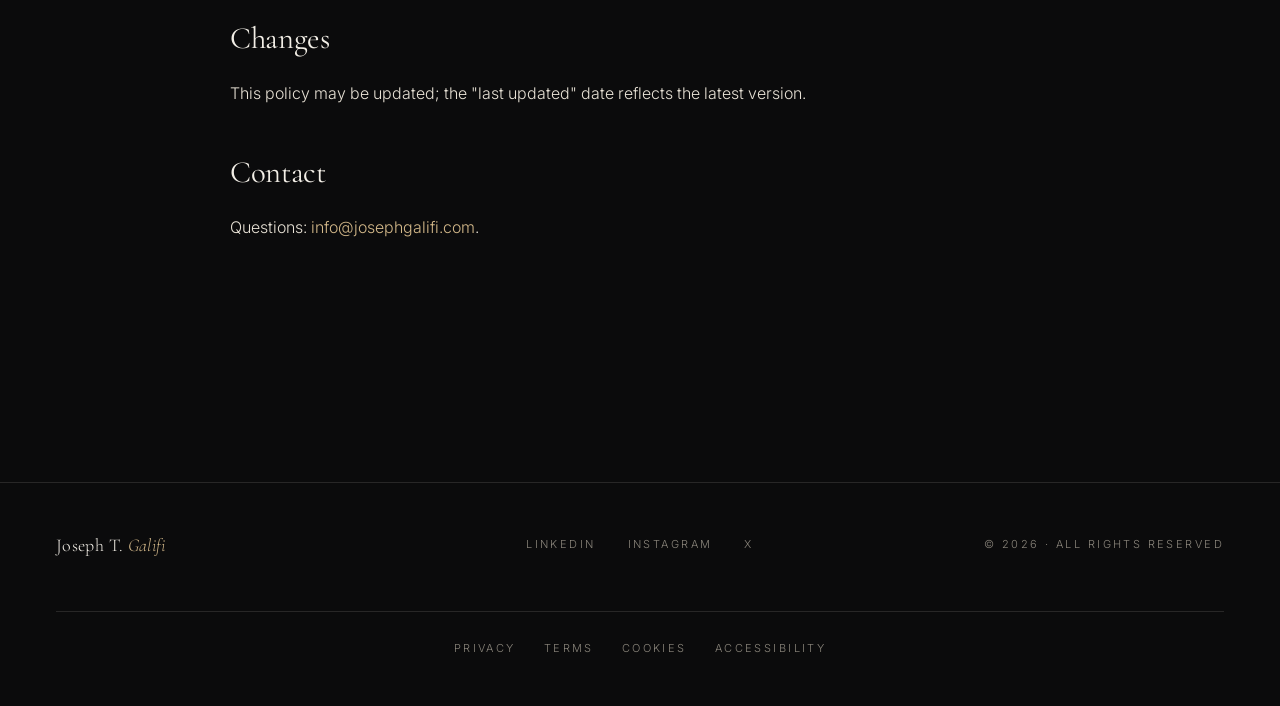
<file: privacy.html>
<!DOCTYPE html>
<html lang="en">
<head>
  <meta charset="UTF-8">
  <meta name="viewport" content="width=device-width, initial-scale=1.0">
  <title>Privacy Policy — Joseph T. Galifi</title>
  <meta name="description" content="Privacy Policy for josephgalifi.com — what information is collected through the contact form and how it is used.">

  <link rel="preconnect" href="https://fonts.googleapis.com">
  <link rel="preconnect" href="https://fonts.gstatic.com" crossorigin>
  <link href="https://fonts.googleapis.com/css2?family=Cormorant+Garamond:ital,wght@0,300;0,400;0,500;0,600;1,300;1,400;1,500&family=Inter:wght@200;300;400;500;600&family=JetBrains+Mono:wght@300;400&display=swap" rel="stylesheet">

  <link rel="stylesheet" href="styles.css?v=31">
</head>
<body>
  <nav class="nav">
    <a class="nav-mark" href="index.html">Joseph T. <span>Galifi</span></a>
    <div class="nav-links">
      <a href="index.html">Home</a>
      <a href="about.html">About</a>
      <a href="work.html">Ventures</a>
      <a href="contact.html">Contact</a>
    </div>
  </nav>

  <main class="page-wrap page-about">
    <section class="page" data-screen-label="Privacy">
      <div class="section-head">
        <div class="reveal in">
          <div class="section-num">
            <span class="line"></span>
            <span class="eyebrow eyebrow-muted">Legal</span>
          </div>
        </div>
        <h2 class="section-title reveal reveal-slow in">
          Privacy <span class="italic">Policy</span>
        </h2>
      </div>

      <div class="legal">
        <div class="legal-updated reveal in">Last updated: May 31, 2026</div>
        <p class="legal-intro reveal in">
          This policy explains what information josephgalifi.com collects and how it is used.
        </p>

        <div class="legal-block reveal in">
          <h3>Information collected</h3>
          <p>When you use the contact form, the information you provide — your name, email address, and message — is collected. No account or additional information is required.</p>
        </div>
        <div class="legal-block reveal in">
          <h3>How it's used</h3>
          <p>This information is used solely to respond to your message. It is not sold, rented, or shared with third parties for marketing.</p>
        </div>
        <div class="legal-block reveal in">
          <h3>How submissions are handled</h3>
          <p>The contact form is processed by Formspree, a third-party form service that delivers your message. Formspree handles the data under its own privacy policy.</p>
        </div>
        <div class="legal-block reveal in">
          <h3>Analytics and cookies</h3>
          <p>This site does not use tracking cookies. If analytics are used, they are privacy-friendly and cookieless, collecting only aggregate, anonymized traffic data. See the <a href="cookies.html">Cookie Policy</a> for details.</p>
        </div>
        <div class="legal-block reveal in">
          <h3>Data retention</h3>
          <p>Contact submissions are kept only as long as needed to respond and are deleted when no longer needed.</p>
        </div>
        <div class="legal-block reveal in">
          <h3>Your choices</h3>
          <p>You may request deletion of the information you submitted by emailing <a href="mailto:info@josephgalifi.com">info@josephgalifi.com</a>.</p>
        </div>
        <div class="legal-block reveal in">
          <h3>Changes</h3>
          <p>This policy may be updated; the "last updated" date reflects the latest version.</p>
        </div>
        <div class="legal-block reveal in">
          <h3>Contact</h3>
          <p>Questions: <a href="mailto:info@josephgalifi.com">info@josephgalifi.com</a>.</p>
        </div>
      </div>
    </section>
  </main>

  <footer class="footer">
    <a class="footer-mark" href="index.html">Joseph T. <span>Galifi</span></a>
    <div class="footer-social">
      <a href="https://www.linkedin.com/in/joseph-galifi" target="_blank" rel="noopener noreferrer" aria-label="LinkedIn">LinkedIn</a>
      <a href="https://www.instagram.com/josephgalifi/" target="_blank" rel="noopener noreferrer" aria-label="Instagram">Instagram</a>
      <a href="https://x.com/joegalifi" target="_blank" rel="noopener noreferrer" aria-label="X">X</a>
    </div>
    <div class="footer-copyright">© 2026 · All Rights Reserved</div>
    <div class="footer-legal">
      <a href="privacy.html">Privacy</a>
      <a href="terms.html">Terms</a>
      <a href="cookies.html">Cookies</a>
      <a href="accessibility.html">Accessibility</a>
    </div>
  </footer>

  <script src="app.js"></script>
</body>
</html>
</file>
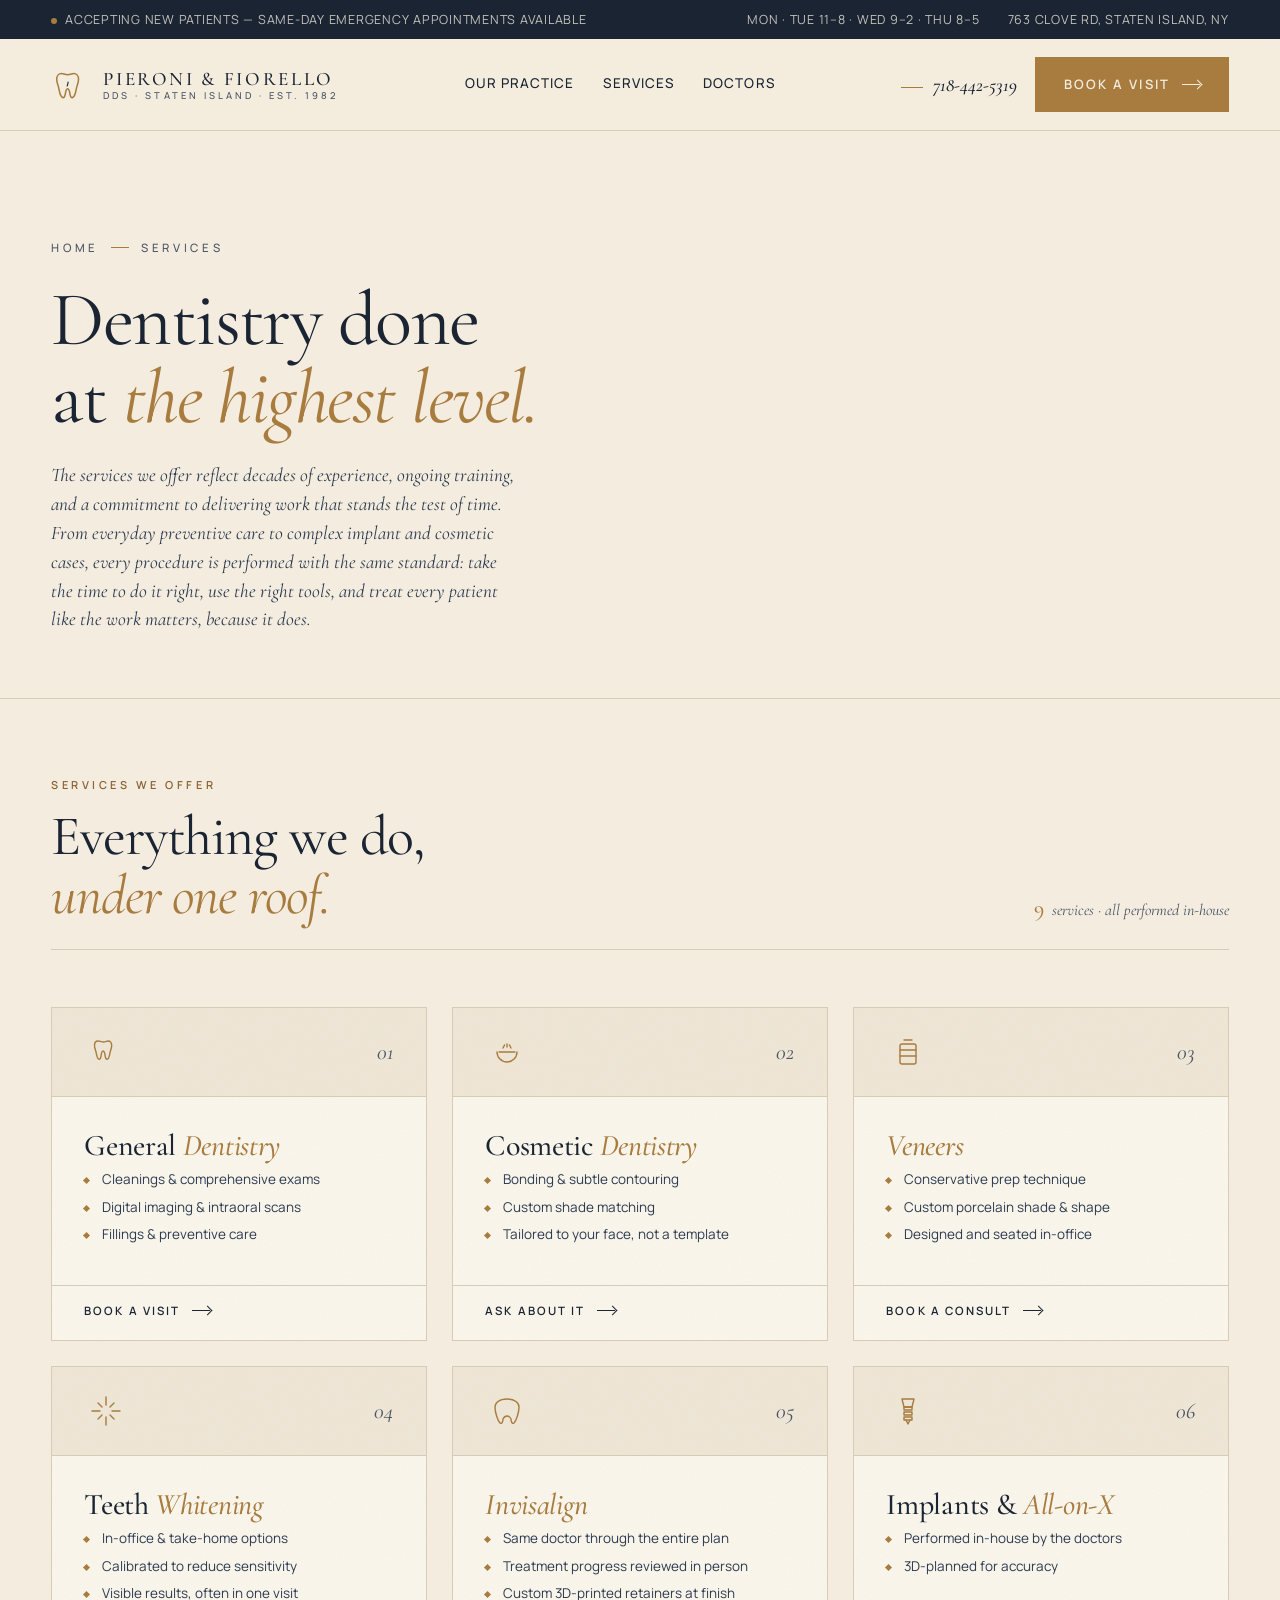
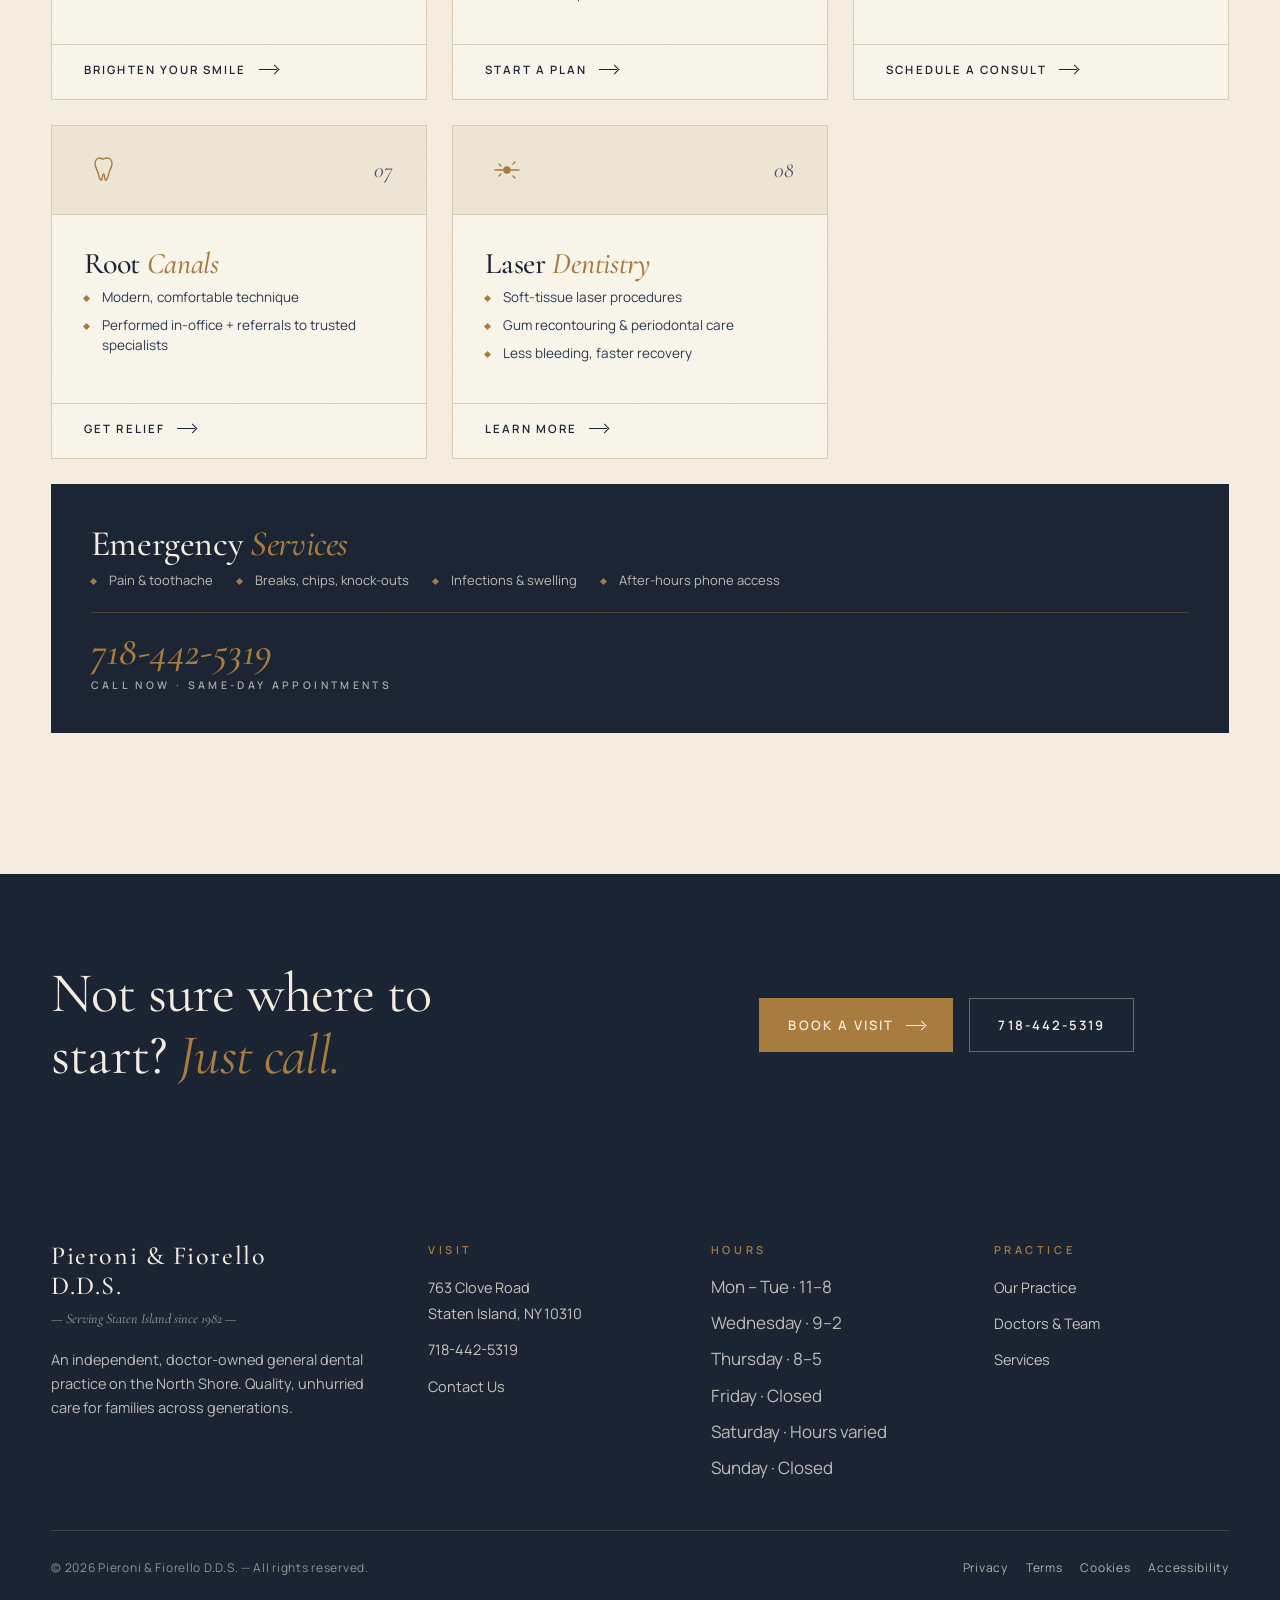
<file: services.html>
<!doctype html>
<html lang="en">
<head>
<meta charset="utf-8" />
<meta name="viewport" content="width=device-width,initial-scale=1" />
<title>Services — Pieroni &amp; Fiorello DDS</title>
<meta name="description" content="General & cosmetic dentistry, veneers, teeth whitening, Invisalign, implants & All-on-X, root canals, laser dentistry, and same-day emergency care — all in-house on Staten Island." />
<link rel="canonical" href="https://clovelakedental.com/services.html" />

<link rel="preconnect" href="https://fonts.googleapis.com" />
<link rel="preconnect" href="https://fonts.gstatic.com" crossorigin />
<link href="https://fonts.googleapis.com/css2?family=Cormorant+Garamond:ital,wght@0,400;0,500;0,600;0,700;1,400;1,500&family=Libre+Caslon+Text:ital,wght@0,400;0,700;1,400&family=Manrope:wght@300;400;500;600;700&family=Outfit:wght@300;400;500;600;700&display=swap" rel="stylesheet" />

<link rel="stylesheet" href="assets/site.css" />

<style>
  .page-hero {
    max-width: var(--maxw);
    margin: 0 auto;
    padding: clamp(56px, 8vw, 120px) var(--pad-x) clamp(40px, 5vw, 72px);
    border-bottom: 1px solid var(--hairline);
  }
  .page-hero .crumb {
    font-family: var(--sans); font-size: 11.5px; letter-spacing: 0.32em;
    text-transform: uppercase; color: var(--ink-soft); font-weight: 500;
    margin-bottom: 24px; display: inline-flex; align-items: center; gap: 12px;
  }
  .page-hero .crumb a { color: inherit; text-decoration: none; }
  .page-hero .crumb a:hover { color: var(--accent); }
  .page-hero .crumb .sep { width: 18px; height: 1px; background: var(--accent); display: inline-block; }
  .page-hero h1 {
    font-family: var(--serif); font-weight: 400;
    font-size: clamp(48px, 6vw, 88px); line-height: 1.02;
    letter-spacing: -0.02em; margin: 0 0 24px;
    max-width: 18ch; text-wrap: balance;
  }
  .page-hero h1 em { color: var(--accent); font-style: italic; }
  .page-hero .intro {
    font-family: var(--serif); font-style: italic;
    font-size: clamp(18px, 1.5vw, 22px); line-height: 1.5;
    color: var(--ink-2); max-width: 58ch; margin: 0;
  }

  .services-index {
    max-width: var(--maxw);
    margin: 0 auto;
    padding: clamp(48px, 6vw, 88px) var(--pad-x);
  }

  /* Section header */
  .services-section-head {
    display: flex;
    justify-content: space-between;
    align-items: flex-end;
    gap: 24px;
    margin-bottom: clamp(36px, 4.5vw, 64px);
    padding-bottom: 24px;
    border-bottom: 1px solid var(--hairline);
    flex-wrap: wrap;
  }
  .services-section-head .label {
    font-family: var(--sans);
    font-size: 11px;
    letter-spacing: 0.32em;
    text-transform: uppercase;
    color: var(--accent-deep);
    font-weight: 600;
    margin-bottom: 14px;
  }
  .services-section-head h2 {
    font-family: var(--serif);
    font-weight: 400;
    font-size: clamp(34px, 4.4vw, 56px);
    line-height: 1.05;
    letter-spacing: -0.02em;
    margin: 0;
    max-width: 18ch;
  }
  .services-section-head h2 em { color: var(--accent); font-style: italic; }
  .services-section-head .count-meta {
    font-family: var(--serif);
    font-style: italic;
    font-size: 16px;
    color: var(--ink-soft);
  }
  .services-section-head .count-meta b {
    font-family: var(--serif);
    font-weight: 500;
    font-style: normal;
    color: var(--accent);
    margin-right: 8px;
    font-size: 22px;
  }

  /* ===== Card grid ===== */
  .service-grid {
    display: grid;
    grid-template-columns: repeat(3, 1fr);
    gap: clamp(18px, 2vw, 28px);
  }
  @media (max-width: 960px) {
    .service-grid { grid-template-columns: repeat(2, 1fr); }
  }
  @media (max-width: 600px) {
    .service-grid { grid-template-columns: 1fr; }
  }

  /* ===== Service card ===== */
  .service-card {
    display: flex;
    flex-direction: column;
    background: #FBF7EC;
    border: 1px solid var(--hairline);
    text-decoration: none;
    color: inherit;
    position: relative;
    overflow: hidden;
    transition: transform 0.3s cubic-bezier(.2,.7,.2,1),
                box-shadow 0.3s, border-color 0.3s;
  }
  /* paper-grain overlay */
  .service-card::before {
    content: "";
    position: absolute; inset: 0;
    background-image: url("data:image/svg+xml;utf8,<svg xmlns='http://www.w3.org/2000/svg' width='200' height='200'><filter id='n'><feTurbulence type='fractalNoise' baseFrequency='0.9' numOctaves='2' stitchTiles='stitch'/><feColorMatrix values='0 0 0 0 0.1 0 0 0 0 0.14 0 0 0 0 0.2 0 0 0 0.5 0'/></filter><rect width='100%25' height='100%25' filter='url(%23n)' opacity='0.4'/></svg>");
    opacity: 0.18;
    mix-blend-mode: multiply;
    pointer-events: none;
    z-index: 0;
  }
  .service-card > * { position: relative; z-index: 1; }
  .service-card:hover {
    transform: translateY(-4px);
    border-color: var(--accent);
    box-shadow: 0 18px 40px -28px rgba(26,36,51,0.35);
  }
  .service-card:hover .card-visual { background: var(--accent); color: var(--bg); }
  .service-card:hover .card-visual .number { color: rgba(244,237,223,0.6); }
  .service-card:hover .card-action { color: var(--accent); }
  .service-card:hover .card-action .arrow { width: 30px; }

  /* Top visual band */
  .card-visual {
    display: flex;
    align-items: center;
    justify-content: space-between;
    padding: 22px clamp(22px, 2.6vw, 32px);
    background: color-mix(in srgb, var(--bg-sub) 80%, transparent);
    color: var(--accent);
    border-bottom: 1px solid var(--hairline);
    transition: background 0.3s, color 0.3s;
  }
  .card-visual .icon {
    width: 44px; height: 44px;
    flex: none;
  }
  .card-visual .icon svg {
    width: 100%; height: 100%;
    stroke: currentColor;
    fill: none;
    stroke-width: 1.4;
    stroke-linecap: round;
    stroke-linejoin: round;
  }
  .card-visual .number {
    font-family: var(--serif);
    font-style: italic;
    font-size: 22px;
    color: var(--ink-soft);
    letter-spacing: 0.02em;
    transition: color 0.3s;
  }

  /* Body */
  .card-body {
    padding: clamp(24px, 2.6vw, 32px) clamp(22px, 2.6vw, 32px) 18px;
    flex: 1;
    display: flex;
    flex-direction: column;
  }
  .card-body h3 {
    font-family: var(--serif);
    font-weight: 500;
    font-size: clamp(22px, 2.4vw, 30px);
    line-height: 1.1;
    letter-spacing: -0.01em;
    color: var(--ink);
    margin: 0 0 8px;
  }
  .card-body h3 em { color: var(--accent); font-style: italic; }
  .card-tagline {
    font-family: var(--serif);
    font-style: italic;
    font-size: 16px;
    line-height: 1.45;
    color: var(--ink-soft);
    margin: 0 0 20px;
    text-wrap: pretty;
  }
  .card-points {
    list-style: none;
    padding: 0;
    margin: 0 0 22px;
    display: flex;
    flex-direction: column;
    gap: 8px;
  }
  .card-points li {
    font-family: var(--sans);
    font-size: 13.5px;
    line-height: 1.45;
    color: var(--ink-2);
    padding-left: 18px;
    position: relative;
  }
  .card-points li::before {
    content: "";
    position: absolute;
    left: 0; top: 8px;
    width: 5px; height: 5px;
    background: var(--accent);
    transform: rotate(45deg);
  }

  /* Foot */
  .card-foot {
    margin-top: auto;
    padding: 16px clamp(22px, 2.6vw, 32px) 20px;
    border-top: 1px solid var(--hairline);
    display: flex;
    align-items: center;
    justify-content: space-between;
    gap: 12px;
  }
  .card-action {
    display: inline-flex;
    align-items: center;
    gap: 12px;
    font-family: var(--sans);
    font-size: 11.5px;
    letter-spacing: 0.18em;
    text-transform: uppercase;
    font-weight: 600;
    color: var(--ink);
    transition: color 0.3s;
  }
  .card-action .arrow {
    display: inline-block; width: 18px; height: 1px;
    background: currentColor; position: relative;
    transition: width 0.3s;
  }
  .card-action .arrow::after {
    content: ""; position: absolute; right: -1px; top: -3px;
    width: 7px; height: 7px;
    border-top: 1px solid currentColor;
    border-right: 1px solid currentColor;
    transform: rotate(45deg);
  }
  .card-badge {
    font-family: var(--sans);
    font-size: 9.5px;
    letter-spacing: 0.28em;
    text-transform: uppercase;
    color: var(--accent-deep);
    background: color-mix(in srgb, var(--accent) 14%, transparent);
    border: 1px solid color-mix(in srgb, var(--accent) 50%, transparent);
    padding: 5px 9px;
    font-weight: 600;
    flex: none;
  }

  /* Emergency card — full-width, dark, distinct */
  .service-card.urgent {
    grid-column: 1 / -1;
    background: var(--ink);
    color: var(--bg);
    border-color: var(--ink);
    flex-direction: row;
    align-items: stretch;
    overflow: hidden;
  }
  .service-card.urgent::before {
    opacity: 0.28;
    background-image: url("data:image/svg+xml;utf8,<svg xmlns='http://www.w3.org/2000/svg' width='200' height='200'><filter id='n'><feTurbulence type='fractalNoise' baseFrequency='0.9' numOctaves='2' stitchTiles='stitch'/><feColorMatrix values='0 0 0 0 0.85 0 0 0 0 0.72 0 0 0 0 0.45 0 0 0 0.4 0'/></filter><rect width='100%25' height='100%25' filter='url(%23n)' opacity='0.5'/></svg>");
    mix-blend-mode: overlay;
  }
  .service-card.urgent:hover {
    transform: none;
    border-color: var(--accent);
    box-shadow: none;
  }
  .service-card.urgent .card-visual {
    flex: none;
    width: 140px;
    flex-direction: column;
    background: rgba(168,123,63,0.18);
    border-bottom: none;
    border-right: 1px solid rgba(168,123,63,0.35);
    color: var(--accent);
    gap: 12px;
    padding: 28px 20px;
  }
  .service-card.urgent:hover .card-visual {
    background: var(--accent);
    color: var(--bg);
  }
  .service-card.urgent:hover .card-visual .number {
    color: rgba(244,237,223,0.7);
  }
  .service-card.urgent .card-visual .icon { width: 52px; height: 52px; }
  .service-card.urgent .card-visual .number {
    color: color-mix(in srgb, var(--bg) 50%, transparent);
    font-size: 24px;
  }
  .service-card.urgent .card-body {
    flex: 1;
    padding: clamp(28px, 3vw, 40px);
    justify-content: center;
  }
  .service-card.urgent .card-body h3 {
    color: var(--bg);
    font-size: clamp(26px, 2.8vw, 36px);
  }
  .service-card.urgent .card-body h3 em { color: var(--accent); }
  .service-card.urgent .card-tagline {
    color: color-mix(in srgb, var(--bg) 75%, transparent);
    font-size: 17px;
    margin-bottom: 14px;
  }
  .service-card.urgent .card-points {
    flex-direction: row;
    flex-wrap: wrap;
    gap: 6px 24px;
    margin-bottom: 22px;
  }
  .service-card.urgent .card-points li {
    color: color-mix(in srgb, var(--bg) 75%, transparent);
    font-size: 13px;
  }
  .service-card.urgent .urgent-cta {
    display: flex;
    flex-direction: column;
    gap: 6px;
    padding-top: 18px;
    border-top: 1px solid rgba(168,123,63,0.35);
  }
  .service-card.urgent .urgent-cta .phone {
    font-family: var(--serif);
    font-style: italic;
    font-weight: 500;
    font-size: clamp(28px, 3.2vw, 40px);
    color: var(--accent);
    text-decoration: none;
    letter-spacing: 0.01em;
    line-height: 1;
  }
  .service-card.urgent:hover .urgent-cta .phone { color: var(--bg); }
  .service-card.urgent .urgent-cta .phone-sub {
    font-family: var(--sans);
    font-size: 10.5px;
    letter-spacing: 0.32em;
    text-transform: uppercase;
    color: color-mix(in srgb, var(--bg) 65%, transparent);
    font-weight: 600;
  }
  @media (max-width: 780px) {
    .service-card.urgent {
      flex-direction: column;
    }
    .service-card.urgent .card-visual {
      width: auto;
      flex-direction: row;
      border-right: none;
      border-bottom: 1px solid rgba(168,123,63,0.35);
    }
  }

  /* footer CTA */
  .services-cta {
    background: var(--ink);
    color: var(--bg);
    padding: clamp(56px, 7vw, 96px) var(--pad-x);
    margin-top: clamp(40px, 5vw, 72px);
  }
  .services-cta-inner {
    max-width: var(--maxw); margin: 0 auto;
    display: grid;
    grid-template-columns: 1.4fr 1fr;
    gap: clamp(32px, 4vw, 64px);
    align-items: center;
  }
  .services-cta h2 {
    font-family: var(--serif); font-weight: 400;
    font-size: clamp(36px, 4.4vw, 60px); line-height: 1.1;
    letter-spacing: -0.015em; margin: 0; max-width: 16ch;
    color: var(--bg);
  }
  .services-cta h2 em { color: var(--accent); font-style: italic; }
  .services-cta .cta-actions { display: flex; gap: 16px; flex-wrap: wrap; }
  @media (max-width: 760px) {
    .services-cta-inner { grid-template-columns: 1fr; }
  }
</style>
</head>
<body data-palette="warmcream" data-serif="cormorant" data-sans="manrope" data-ornaments="on">

<div class="topstrip">
  <div class="topstrip-inner">
    <div><span class="dot"></span>Accepting new patients — same-day emergency appointments available</div>
    <div class="meta">
      <a href="visit.html">Mon · Tue 11–8 &middot; Wed 9–2 &middot; Thu 8–5</a>
      <a href="https://www.google.com/maps/search/?api=1&amp;query=763+Clove+Road+Staten+Island+NY+10310" target="_blank" rel="noopener noreferrer">763 Clove Rd, Staten Island, NY</a>
    </div>
  </div>
</div>

<header class="site">
  <div class="header-inner">
    <a class="brandmark" href="index.html">
      <div class="mk">
        <svg viewBox="0 0 40 40" fill="none" xmlns="http://www.w3.org/2000/svg" aria-hidden="true">
          <path d="M11 9c-3 0-5 2.5-5 6 0 3 1.2 5.5 2 8.5.7 2.6.8 6 2.5 9 1 1.7 2.5 2.5 3.5 1.2 1-1.3 1-3.7 1.5-5.5.4-1.7 1-3.2 2-3.2s1.6 1.5 2 3.2c.5 1.8.5 4.2 1.5 5.5s2.5.5 3.5-1.2c1.7-3 1.8-6.4 2.5-9 .8-3 2-5.5 2-8.5 0-3.5-2-6-5-6-2 0-3.5 1.2-6.5 1.2S13 9 11 9z" stroke="var(--accent)" stroke-width="1.6"/>
          <path d="M18 18c0 1.5-.5 3-1 4" stroke="var(--ink)" stroke-width="1.2" stroke-linecap="round"/>
        </svg>
      </div>
      <div class="wordmark">
        <span>Pieroni &amp; Fiorello</span>
        <small>DDS · Staten Island · Est. 1982</small>
      </div>
    </a>
    <nav class="primary" aria-label="Primary">
      <a href="practice.html">Our Practice</a>
      <a href="services.html" aria-current="page">Services</a>
      <a href="doctors.html">Doctors</a>
    </nav>
    <div class="header-cta">
      <a class="phone-link" href="tel:+17184425319">718-442-5319</a>
      <a class="btn btn-primary" href="visit.html">Book a Visit <span class="arrow"></span></a>
    </div>
  </div>
</header>

<section class="page-hero" aria-label="Services">
  <div class="crumb"><a href="index.html">Home</a><span class="sep"></span>Services</div>
  <h1>Dentistry done at <em>the highest level.</em></h1>
  <p class="intro">
    The services we offer reflect decades of experience, ongoing training, and a
    commitment to delivering work that stands the test of time. From everyday
    preventive care to complex implant and cosmetic cases, every procedure is
    performed with the same standard: take the time to do it right, use the right
    tools, and treat every patient like the work matters, because it does.
  </p>
</section>

<div class="services-index">

  <div class="services-section-head">
    <div>
      <div class="label">Services We Offer</div>
      <h2>Everything we do, <em>under one roof.</em></h2>
    </div>
    <div class="count-meta">
      <b>9</b>services &middot; all performed in-house
    </div>
  </div>

  <div class="service-grid">

    <!-- 01 General Dentistry -->
    <a class="service-card" id="general" href="visit.html">
      <div class="card-visual">
        <span class="icon" aria-hidden="true">
          <svg viewBox="0 0 44 44"><path d="M14 11c-2 0-3.5 1.6-3.5 4.5 0 2 .8 4 1.4 6 .5 1.9.6 4.5 1.8 6.6 1 1.5 2 1.4 2.7.2.7-1.2.7-3.3 1-4.7.4-1.6.9-2.6 1.7-2.6.8 0 1.3 1 1.7 2.6.3 1.4.3 3.5 1 4.7.7 1.2 1.7 1.3 2.7-.2 1.2-2.1 1.3-4.7 1.8-6.6.6-2 1.4-4 1.4-6 0-2.9-1.5-4.5-3.5-4.5-1.5 0-2.5 1-4.6 1S15.5 11 14 11z"/></svg>
        </span>
        <span class="number">01</span>
      </div>
      <div class="card-body">
        <h3>General <em>Dentistry</em></h3>
        <ul class="card-points">
          <li>Cleanings &amp; comprehensive exams</li>
          <li>Digital imaging &amp; intraoral scans</li>
          <li>Fillings &amp; preventive care</li>
        </ul>
      </div>
      <div class="card-foot">
        <span class="card-action">Book a Visit <span class="arrow"></span></span>
      </div>
    </a>

    <!-- 02 Cosmetic Dentistry -->
    <a class="service-card" id="cosmetic" href="visit.html">
      <div class="card-visual">
        <span class="icon" aria-hidden="true">
          <svg viewBox="0 0 44 44"><path d="M12 22c0 5.5 4.5 10 10 10s10-4.5 10-10"/><path d="M14 22h16"/><path d="M18 18l1.5-3M22 17V14M26 18l-1.5-3"/></svg>
        </span>
        <span class="number">02</span>
      </div>
      <div class="card-body">
        <h3>Cosmetic <em>Dentistry</em></h3>
        <ul class="card-points">
          <li>Bonding &amp; subtle contouring</li>
          <li>Custom shade matching</li>
          <li>Tailored to your face, not a template</li>
        </ul>
      </div>
      <div class="card-foot">
        <span class="card-action">Ask About It <span class="arrow"></span></span>
      </div>
    </a>

    <!-- 03 Veneers -->
    <a class="service-card" id="veneers" href="visit.html">
      <div class="card-visual">
        <span class="icon" aria-hidden="true">
          <svg viewBox="0 0 44 44"><rect x="14" y="14" width="16" height="20" rx="2"/><path d="M14 20h16M14 26h16"/><path d="M18 10h8"/></svg>
        </span>
        <span class="number">03</span>
      </div>
      <div class="card-body">
        <h3><em>Veneers</em></h3>
        <ul class="card-points">
          <li>Conservative prep technique</li>
          <li>Custom porcelain shade &amp; shape</li>
          <li>Designed and seated in-office</li>
        </ul>
      </div>
      <div class="card-foot">
        <span class="card-action">Book a Consult <span class="arrow"></span></span>
      </div>
    </a>

    <!-- 04 Teeth Whitening -->
    <a class="service-card" id="whitening" href="visit.html">
      <div class="card-visual">
        <span class="icon" aria-hidden="true">
          <svg viewBox="0 0 44 44"><path d="M22 8v8M22 28v8M8 22h8M28 22h8"/><path d="M14 14l4 4M30 30l-4-4M14 30l4-4M30 14l-4 4"/></svg>
        </span>
        <span class="number">04</span>
      </div>
      <div class="card-body">
        <h3>Teeth <em>Whitening</em></h3>
        <ul class="card-points">
          <li>In-office &amp; take-home options</li>
          <li>Calibrated to reduce sensitivity</li>
          <li>Visible results, often in one visit</li>
        </ul>
      </div>
      <div class="card-foot">
        <span class="card-action">Brighten Your Smile <span class="arrow"></span></span>
      </div>
    </a>

    <!-- 05 Invisalign -->
    <a class="service-card" id="invisalign" href="visit.html">
      <div class="card-visual">
        <span class="icon" aria-hidden="true">
          <svg viewBox="0 0 44 44"><path d="M10 18c0-4 4-8 12-8s12 4 12 8c0 6-3 14-5 16-2 1.5-3-2-3-4-1-2-2-3-4-3s-3 1-4 3c0 2-1 5.5-3 4-2-2-5-10-5-16z"/></svg>
        </span>
        <span class="number">05</span>
      </div>
      <div class="card-body">
        <h3><em>Invisalign</em></h3>
        <ul class="card-points">
          <li>Same doctor through the entire plan</li>
          <li>Treatment progress reviewed in person</li>
          <li>Custom 3D-printed retainers at finish</li>
        </ul>
      </div>
      <div class="card-foot">
        <span class="card-action">Start a Plan <span class="arrow"></span></span>
      </div>
    </a>

    <!-- 06 Implants & All-on-X -->
    <a class="service-card" id="implants" href="visit.html">
      <div class="card-visual">
        <span class="icon" aria-hidden="true">
          <svg viewBox="0 0 44 44"><path d="M16 10h12l-2 8h-8z"/><path d="M18 18h8v3h-8zM18 23h8v3h-8zM18 28h8v3h-8z"/><path d="M20 31l2 4 2-4"/></svg>
        </span>
        <span class="number">06</span>
      </div>
      <div class="card-body">
        <h3>Implants &amp; <em>All-on-X</em></h3>
        <ul class="card-points">
          <li>Performed in-house by the doctors</li>
          <li>3D-planned for accuracy</li>
        </ul>
      </div>
      <div class="card-foot">
        <span class="card-action">Schedule a Consult <span class="arrow"></span></span>
      </div>
    </a>

    <!-- 07 Root Canals -->
    <a class="service-card" id="root-canals" href="visit.html">
      <div class="card-visual">
        <span class="icon" aria-hidden="true">
          <svg viewBox="0 0 44 44"><path d="M16 10c-3 0-5 2.5-5 5.5 0 2.5 1 4.5 2 6.5 1 2 1.5 5 2.5 8 1 2.5 2 3 2.5 1 .5-2 .5-5 1.5-5s1 3 1.5 5c.5 2 1.5 1.5 2.5-1 1-3 1.5-6 2.5-8 1-2 2-4 2-6.5 0-3-2-5.5-5-5.5-2 0-3 1-4 1s-2-1-3-1z"/></svg>
        </span>
        <span class="number">07</span>
      </div>
      <div class="card-body">
        <h3>Root <em>Canals</em></h3>
        <ul class="card-points">
          <li>Modern, comfortable technique</li>
          <li>Performed in-office + referrals to trusted specialists</li>
        </ul>
      </div>
      <div class="card-foot">
        <span class="card-action">Get Relief <span class="arrow"></span></span>
      </div>
    </a>

    <!-- 08 Laser Dentistry -->
    <a class="service-card" id="laser" href="visit.html">
      <div class="card-visual">
        <span class="icon" aria-hidden="true">
          <svg viewBox="0 0 44 44"><path d="M10 22h24"/><circle cx="22" cy="22" r="3" fill="currentColor"/><path d="M14 16l2 2M28 28l2 2M14 28l2-2M28 16l2-2"/></svg>
        </span>
        <span class="number">08</span>
      </div>
      <div class="card-body">
        <h3>Laser <em>Dentistry</em></h3>
        <ul class="card-points">
          <li>Soft-tissue laser procedures</li>
          <li>Gum recontouring &amp; periodontal care</li>
          <li>Less bleeding, faster recovery</li>
        </ul>
      </div>
      <div class="card-foot">
        <span class="card-action">Learn More <span class="arrow"></span></span>
      </div>
    </a>

    <!-- 09 Emergency Services — full-width, distinct -->
    <a class="service-card urgent" id="emergency" href="tel:+17184425319">
      <div class="card-body">
        <h3>Emergency <em>Services</em></h3>
        <ul class="card-points">
          <li>Pain &amp; toothache</li>
          <li>Breaks, chips, knock-outs</li>
          <li>Infections &amp; swelling</li>
          <li>After-hours phone access</li>
        </ul>
        <div class="urgent-cta">
          <span class="phone">718-442-5319</span>
          <span class="phone-sub">Call now &middot; Same-day appointments</span>
        </div>
      </div>
    </a>

  </div>

</div>

<section class="services-cta">
  <div class="services-cta-inner">
    <h2>Not sure where to start? <em>Just call.</em></h2>
    <div class="cta-actions">
      <a class="btn btn-primary" href="visit.html">Book a Visit <span class="arrow"></span></a>
      <a class="btn btn-on-dark" href="tel:+17184425319">718-442-5319</a>
    </div>
  </div>
</section>

<footer class="site">
  <div class="footer-inner">
    <div class="footer-brand">
      <div class="name">Pieroni &amp; Fiorello<br/>D.D.S.</div>
      <div class="since">— Serving Staten Island since 1982 —</div>
      <p>An independent, doctor-owned general dental practice on the North Shore. Quality, unhurried care for families across generations.</p>
    </div>
    <div>
      <h4>Visit</h4>
      <ul>
        <li><a href="https://www.google.com/maps/search/?api=1&amp;query=763+Clove+Road+Staten+Island+NY+10310" target="_blank" rel="noopener noreferrer">763 Clove Road<br/>Staten Island, NY 10310</a></li>
        <li><a href="tel:+17184425319">718-442-5319</a></li>
        <li><a href="visit.html#book">Contact Us</a></li>
      </ul>
    </div>
    <div>
      <h4>Hours</h4>
      <ul>
        <li>Mon – Tue · 11–8</li>
        <li>Wednesday · 9–2</li>
        <li>Thursday · 8–5</li>
        <li>Friday · Closed</li>
        <li>Saturday · Hours varied</li>
        <li>Sunday · Closed</li>
      </ul>
    </div>
    <div>
      <h4>Practice</h4>
      <ul>
        <li><a href="practice.html">Our Practice</a></li>
        <li><a href="doctors.html">Doctors &amp; Team</a></li>
        <li><a href="services.html">Services</a></li>
      </ul>
    </div>
  </div>
  <div class="footer-bottom">
    <span>© 2026 Pieroni &amp; Fiorello D.D.S. — All rights reserved.</span>
    <nav class="footer-legal" aria-label="Legal">
      <a href="privacy.html">Privacy</a>
      <a href="terms.html">Terms</a>
      <a href="cookies.html">Cookies</a>
      <a href="accessibility.html">Accessibility</a>
    </nav>
  </div>
</footer>

<script src="assets/nav.js"></script>
</body>
</html>
</file>
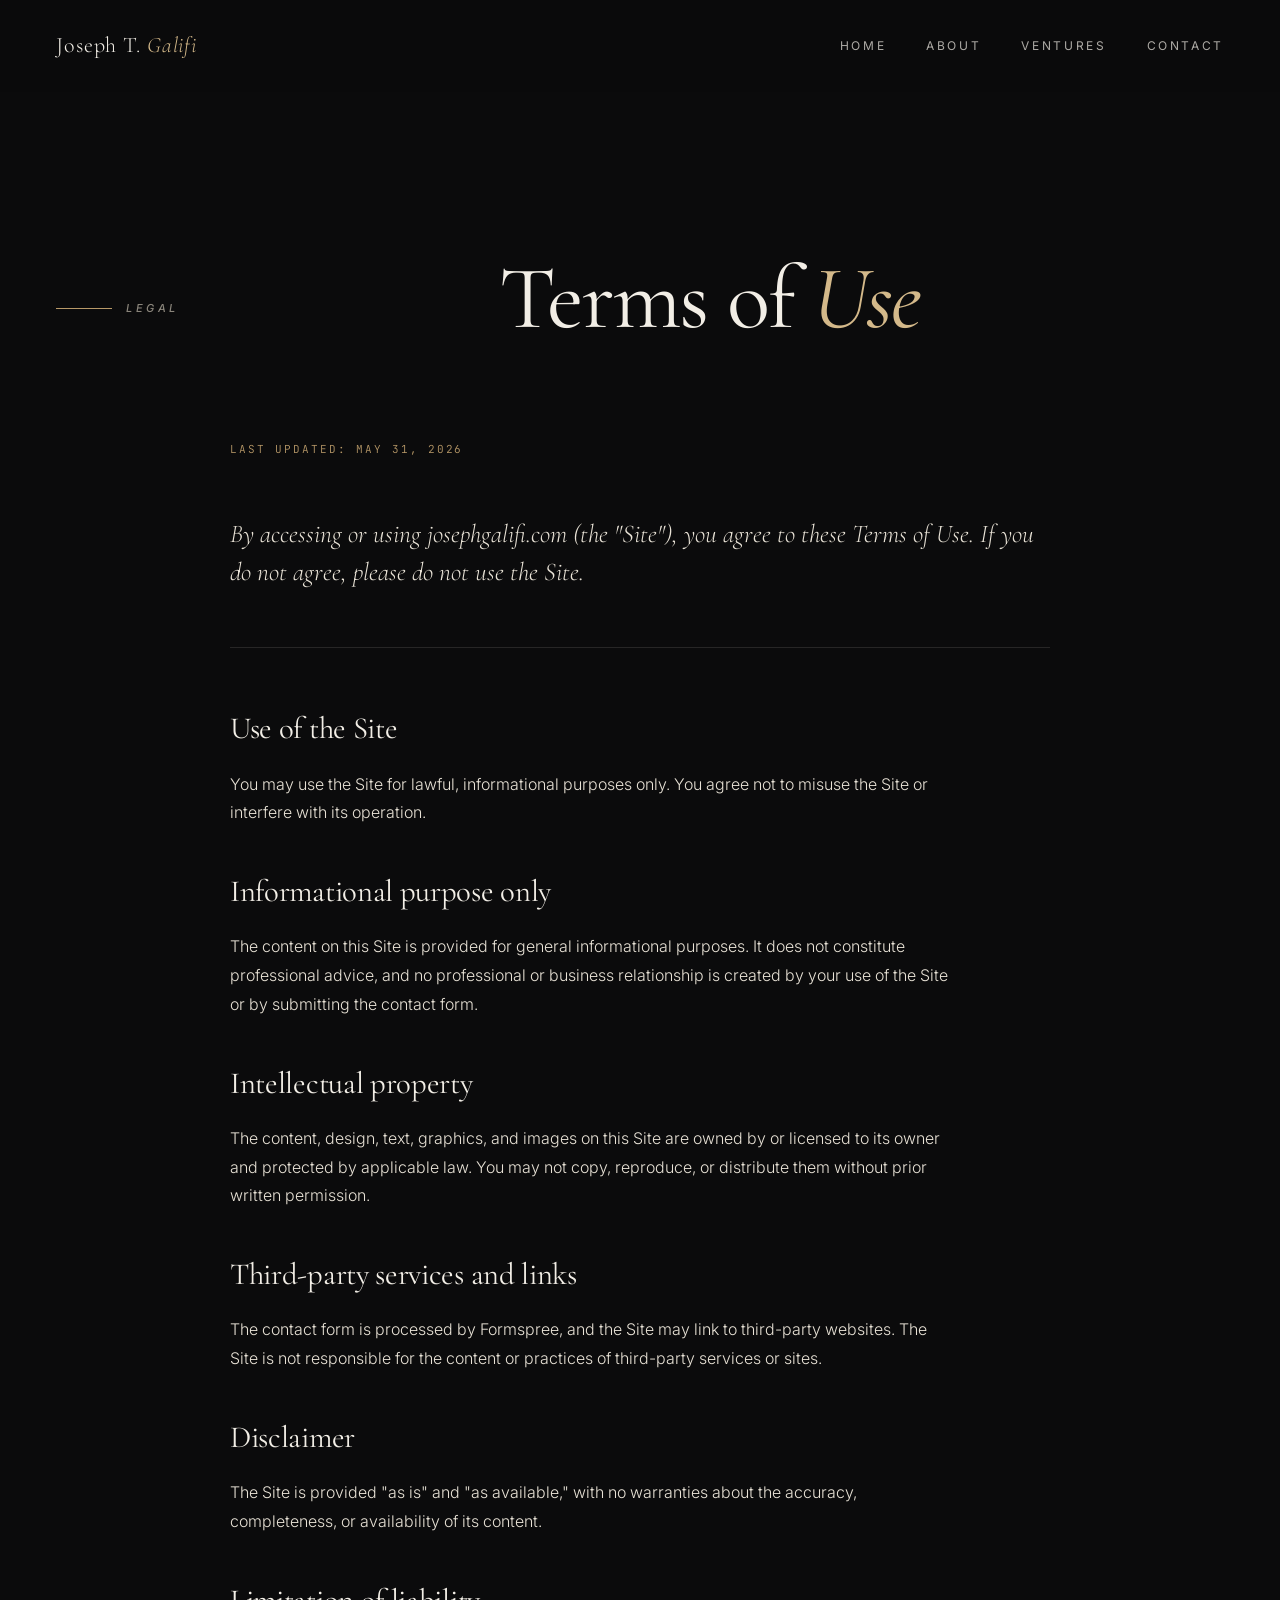
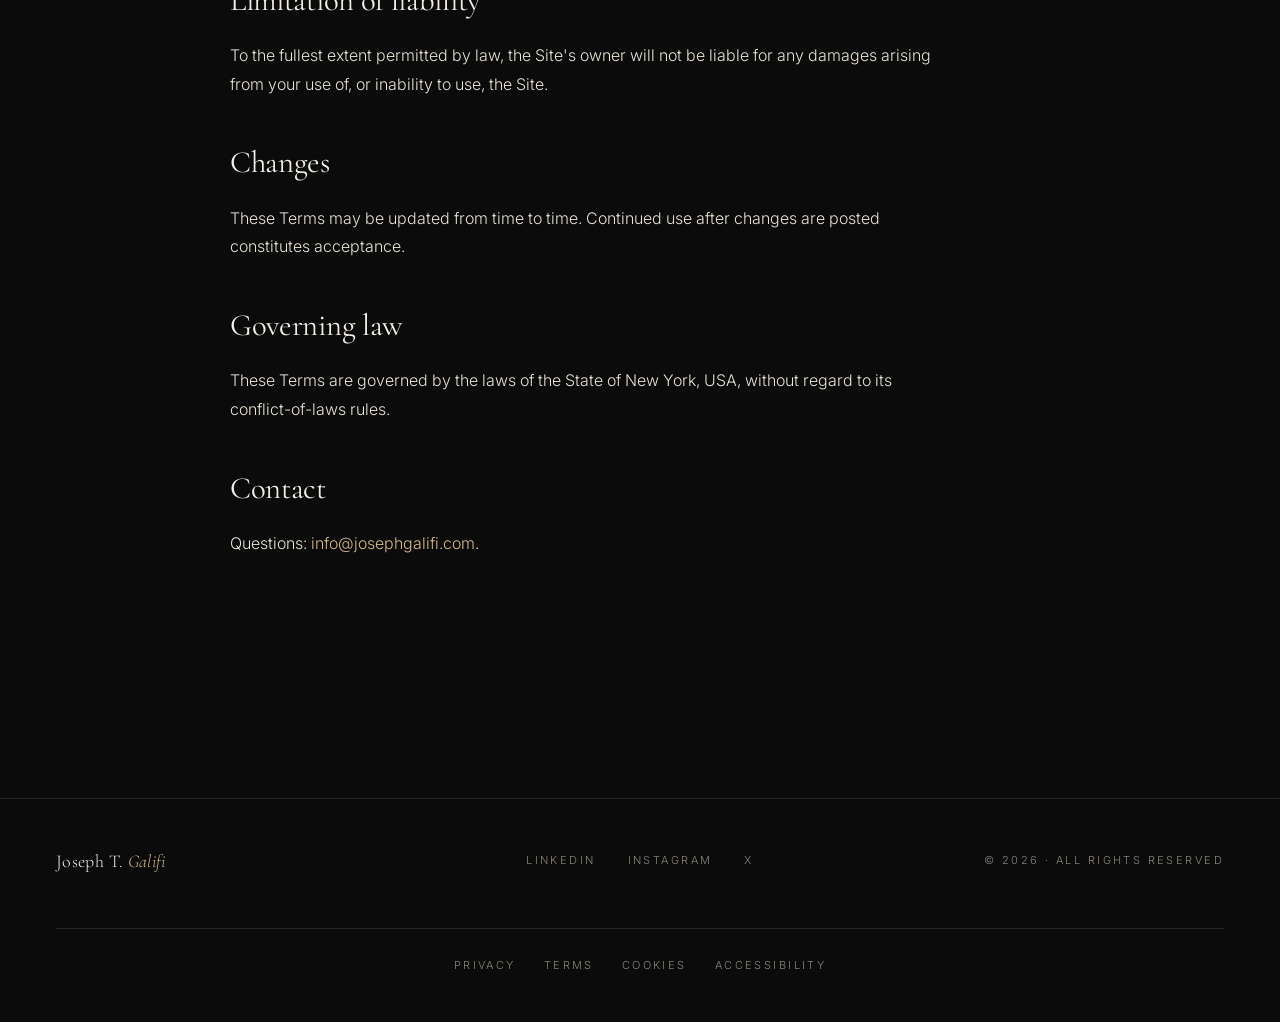
<file: terms.html>
<!DOCTYPE html>
<html lang="en">
<head>
  <meta charset="UTF-8">
  <meta name="viewport" content="width=device-width, initial-scale=1.0">
  <title>Terms of Use — Joseph T. Galifi</title>
  <meta name="description" content="Terms of Use for josephgalifi.com — the conditions that govern your use of the Site.">

  <link rel="preconnect" href="https://fonts.googleapis.com">
  <link rel="preconnect" href="https://fonts.gstatic.com" crossorigin>
  <link href="https://fonts.googleapis.com/css2?family=Cormorant+Garamond:ital,wght@0,300;0,400;0,500;0,600;1,300;1,400;1,500&family=Inter:wght@200;300;400;500;600&family=JetBrains+Mono:wght@300;400&display=swap" rel="stylesheet">

  <link rel="stylesheet" href="styles.css?v=31">
</head>
<body>
  <nav class="nav">
    <a class="nav-mark" href="index.html">Joseph T. <span>Galifi</span></a>
    <div class="nav-links">
      <a href="index.html">Home</a>
      <a href="about.html">About</a>
      <a href="work.html">Ventures</a>
      <a href="contact.html">Contact</a>
    </div>
  </nav>

  <main class="page-wrap page-about">
    <section class="page" data-screen-label="Terms">
      <div class="section-head">
        <div class="reveal in">
          <div class="section-num">
            <span class="line"></span>
            <span class="eyebrow eyebrow-muted">Legal</span>
          </div>
        </div>
        <h2 class="section-title reveal reveal-slow in">
          Terms of <span class="italic">Use</span>
        </h2>
      </div>

      <div class="legal">
        <div class="legal-updated reveal in">Last updated: May 31, 2026</div>
        <p class="legal-intro reveal in">
          By accessing or using josephgalifi.com (the "Site"), you agree to these Terms of Use. If you do not agree, please do not use the Site.
        </p>

        <div class="legal-block reveal in">
          <h3>Use of the Site</h3>
          <p>You may use the Site for lawful, informational purposes only. You agree not to misuse the Site or interfere with its operation.</p>
        </div>
        <div class="legal-block reveal in">
          <h3>Informational purpose only</h3>
          <p>The content on this Site is provided for general informational purposes. It does not constitute professional advice, and no professional or business relationship is created by your use of the Site or by submitting the contact form.</p>
        </div>
        <div class="legal-block reveal in">
          <h3>Intellectual property</h3>
          <p>The content, design, text, graphics, and images on this Site are owned by or licensed to its owner and protected by applicable law. You may not copy, reproduce, or distribute them without prior written permission.</p>
        </div>
        <div class="legal-block reveal in">
          <h3>Third-party services and links</h3>
          <p>The contact form is processed by Formspree, and the Site may link to third-party websites. The Site is not responsible for the content or practices of third-party services or sites.</p>
        </div>
        <div class="legal-block reveal in">
          <h3>Disclaimer</h3>
          <p>The Site is provided "as is" and "as available," with no warranties about the accuracy, completeness, or availability of its content.</p>
        </div>
        <div class="legal-block reveal in">
          <h3>Limitation of liability</h3>
          <p>To the fullest extent permitted by law, the Site's owner will not be liable for any damages arising from your use of, or inability to use, the Site.</p>
        </div>
        <div class="legal-block reveal in">
          <h3>Changes</h3>
          <p>These Terms may be updated from time to time. Continued use after changes are posted constitutes acceptance.</p>
        </div>
        <div class="legal-block reveal in">
          <h3>Governing law</h3>
          <p>These Terms are governed by the laws of the State of New York, USA, without regard to its conflict-of-laws rules.</p>
        </div>
        <div class="legal-block reveal in">
          <h3>Contact</h3>
          <p>Questions: <a href="mailto:info@josephgalifi.com">info@josephgalifi.com</a>.</p>
        </div>
      </div>
    </section>
  </main>

  <footer class="footer">
    <a class="footer-mark" href="index.html">Joseph T. <span>Galifi</span></a>
    <div class="footer-social">
      <a href="https://www.linkedin.com/in/joseph-galifi" target="_blank" rel="noopener noreferrer" aria-label="LinkedIn">LinkedIn</a>
      <a href="https://www.instagram.com/josephgalifi/" target="_blank" rel="noopener noreferrer" aria-label="Instagram">Instagram</a>
      <a href="https://x.com/joegalifi" target="_blank" rel="noopener noreferrer" aria-label="X">X</a>
    </div>
    <div class="footer-copyright">© 2026 · All Rights Reserved</div>
    <div class="footer-legal">
      <a href="privacy.html">Privacy</a>
      <a href="terms.html">Terms</a>
      <a href="cookies.html">Cookies</a>
      <a href="accessibility.html">Accessibility</a>
    </div>
  </footer>

  <script src="app.js"></script>
</body>
</html>
</file>
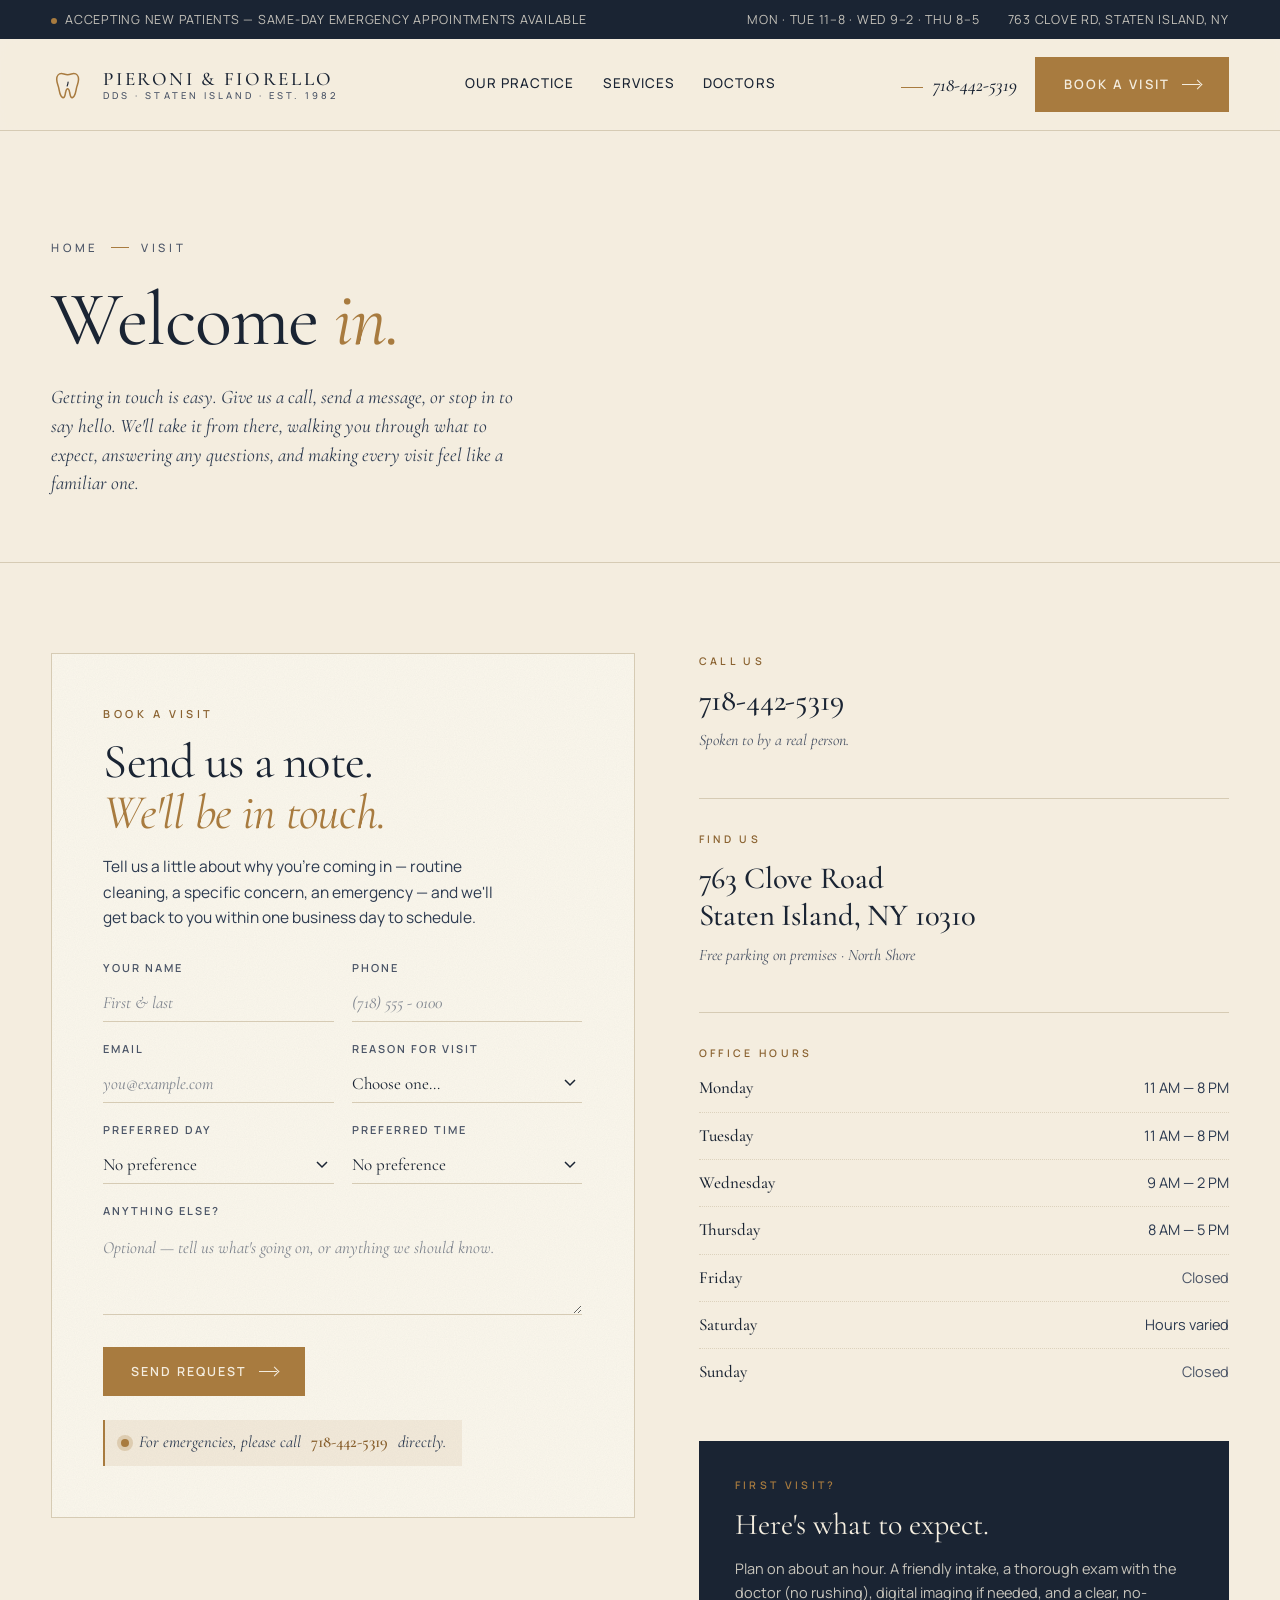
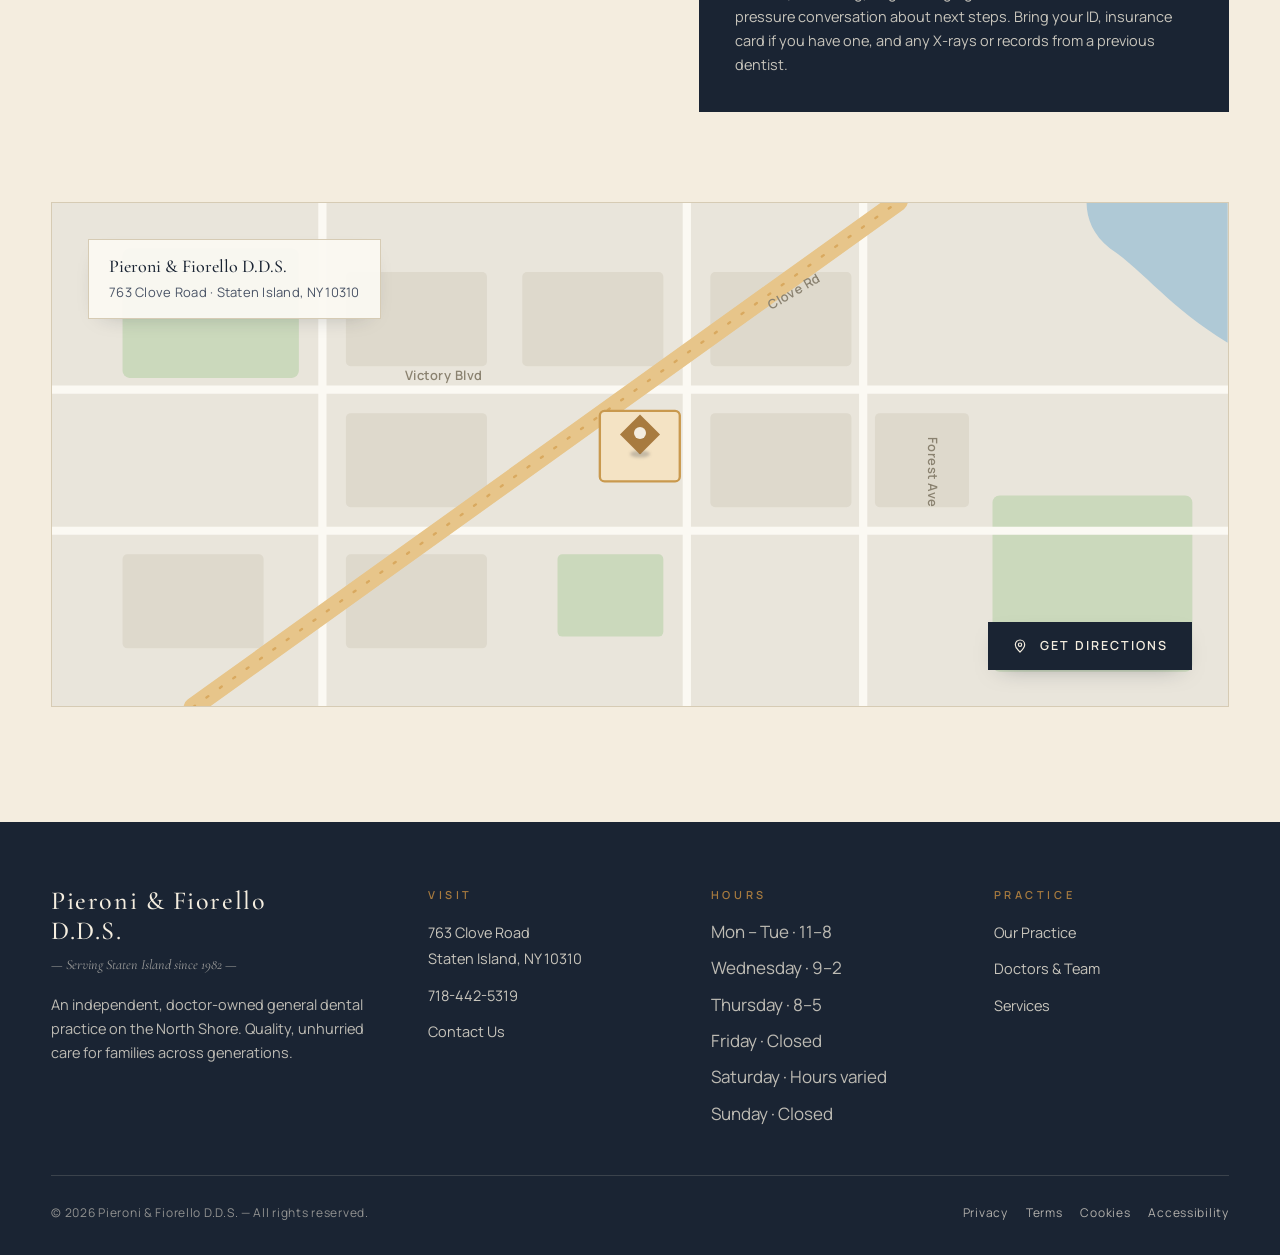
<file: visit.html>
<!doctype html>
<html lang="en">
<head>
<meta charset="utf-8" />
<meta name="viewport" content="width=device-width,initial-scale=1" />
<title>Visit / Book a Visit — Pieroni &amp; Fiorello DDS</title>
<meta name="description" content="Visit Pieroni & Fiorello D.D.S. at 763 Clove Road, Staten Island, NY 10310. Book a visit, see our hours, get directions, or send us a message." />
<link rel="canonical" href="https://clovelakedental.com/visit.html" />

<link rel="preconnect" href="https://fonts.googleapis.com" />
<link rel="preconnect" href="https://fonts.gstatic.com" crossorigin />
<link href="https://fonts.googleapis.com/css2?family=Cormorant+Garamond:ital,wght@0,400;0,500;0,600;0,700;1,400;1,500&family=Libre+Caslon+Text:ital,wght@0,400;0,700;1,400&family=Manrope:wght@300;400;500;600;700&family=Outfit:wght@300;400;500;600;700&display=swap" rel="stylesheet" />

<link rel="stylesheet" href="assets/site.css" />

<style>
  .page-hero {
    max-width: var(--maxw); margin: 0 auto;
    padding: clamp(56px, 8vw, 120px) var(--pad-x) clamp(40px, 5vw, 72px);
    border-bottom: 1px solid var(--hairline);
  }
  .page-hero .crumb {
    font-family: var(--sans); font-size: 11.5px; letter-spacing: 0.32em;
    text-transform: uppercase; color: var(--ink-soft); font-weight: 500;
    margin-bottom: 24px; display: inline-flex; align-items: center; gap: 12px;
  }
  .page-hero .crumb a { color: inherit; text-decoration: none; }
  .page-hero .crumb a:hover { color: var(--accent); }
  .page-hero .crumb .sep { width: 18px; height: 1px; background: var(--accent); display: inline-block; }
  .page-hero h1 {
    font-family: var(--serif); font-weight: 400;
    font-size: clamp(48px, 6vw, 88px); line-height: 1.02;
    letter-spacing: -0.02em; margin: 0 0 24px;
    max-width: 18ch; text-wrap: balance;
  }
  .page-hero h1 em { color: var(--accent); font-style: italic; }
  .page-hero .intro {
    font-family: var(--serif); font-style: italic;
    font-size: clamp(18px, 1.5vw, 22px); line-height: 1.5;
    color: var(--ink-2); max-width: 58ch; margin: 0;
  }

  /* main visit grid */
  .visit-main {
    max-width: var(--maxw); margin: 0 auto;
    padding: clamp(56px, 7vw, 96px) var(--pad-x);
  }
  .visit-grid {
    display: grid;
    grid-template-columns: 1.1fr 1fr;
    gap: clamp(40px, 5vw, 80px);
    align-items: flex-start;
  }
  @media (max-width: 900px) {
    .visit-grid { grid-template-columns: 1fr; }
  }

  /* form */
  .visit-form {
    background: #FBF7EC;
    border: 1px solid var(--hairline);
    padding: clamp(32px, 4vw, 56px);
    position: relative;
    overflow: hidden;
  }
  .visit-form::before {
    content: "";
    position: absolute; inset: 0;
    background-image: url("data:image/svg+xml;utf8,<svg xmlns='http://www.w3.org/2000/svg' width='200' height='200'><filter id='n'><feTurbulence type='fractalNoise' baseFrequency='0.9' numOctaves='2' stitchTiles='stitch'/><feColorMatrix values='0 0 0 0 0.1 0 0 0 0 0.14 0 0 0 0 0.2 0 0 0 0.5 0'/></filter><rect width='100%25' height='100%25' filter='url(%23n)' opacity='0.5'/></svg>");
    opacity: 0.2;
    mix-blend-mode: multiply;
    pointer-events: none;
  }
  .visit-form > * { position: relative; z-index: 1; }
  .visit-form .form-label {
    font-family: var(--sans);
    font-size: 11px; letter-spacing: 0.32em;
    text-transform: uppercase; color: var(--accent-deep);
    font-weight: 600;
    margin-bottom: 14px;
    display: block;
  }
  .visit-form h2 {
    font-family: var(--serif); font-weight: 400;
    font-size: clamp(32px, 3.8vw, 52px); line-height: 1.05;
    letter-spacing: -0.015em; margin: 0 0 16px;
    text-wrap: balance;
  }
  .visit-form h2 em { color: var(--accent); font-style: italic; }
  .visit-form > p {
    font-size: 15.5px; line-height: 1.65;
    color: var(--ink-2); margin: 0 0 28px;
    max-width: 46ch;
  }
  .visit-form form {
    display: flex; flex-direction: column;
    gap: 18px;
  }
  .visit-form .field-row {
    display: grid; grid-template-columns: 1fr 1fr; gap: 18px;
  }
  @media (max-width: 600px) {
    .visit-form .field-row { grid-template-columns: 1fr; }
  }
  .visit-form .field {
    display: flex; flex-direction: column; gap: 6px;
  }
  .visit-form label {
    font-family: var(--sans);
    font-size: 11px; letter-spacing: 0.18em;
    text-transform: uppercase;
    color: var(--ink-soft);
    font-weight: 600;
  }
  .visit-form input,
  .visit-form select,
  .visit-form textarea {
    font-family: var(--serif);
    font-size: 17px;
    color: var(--ink);
    background: transparent;
    border: none;
    border-bottom: 1px solid var(--hairline);
    padding: 10px 0 8px;
    border-radius: 0;
    transition: border-color 0.2s;
    width: 100%;
    -webkit-appearance: none;
    appearance: none;
  }
  .visit-form input::placeholder,
  .visit-form textarea::placeholder {
    color: color-mix(in srgb, var(--ink-soft) 70%, transparent);
    font-style: italic;
  }
  .visit-form input:focus,
  .visit-form select:focus,
  .visit-form textarea:focus {
    outline: none;
    border-bottom-color: var(--accent);
  }
  .visit-form select {
    background-image: url("data:image/svg+xml;utf8,<svg xmlns='http://www.w3.org/2000/svg' viewBox='0 0 16 16'><path d='M3 6l5 5 5-5' stroke='%231A2433' fill='none' stroke-width='1.5'/></svg>");
    background-repeat: no-repeat;
    background-position: right 4px center;
    background-size: 16px 16px;
    padding-right: 28px;
  }
  .visit-form textarea {
    resize: vertical;
    min-height: 90px;
    line-height: 1.5;
  }
  .visit-form .submit-row {
    display: flex; align-items: center;
    gap: 24px;
    margin-top: 14px;
    flex-wrap: wrap;
  }
  .visit-form .submit-row .note {
    font-family: var(--serif);
    font-style: italic;
    font-size: 16.5px;
    color: var(--ink-2);
    display: inline-flex;
    align-items: center;
    gap: 10px;
    padding: 10px 16px;
    border-left: 2px solid var(--accent);
    background: color-mix(in srgb, var(--accent) 10%, transparent);
  }
  .visit-form .submit-row .note::before {
    content: "";
    flex: none;
    width: 8px; height: 8px;
    border-radius: 50%;
    background: var(--accent);
    box-shadow: 0 0 0 4px color-mix(in srgb, var(--accent) 25%, transparent);
  }
  .visit-form .submit-row .note a {
    font-style: normal;
    font-weight: 600;
    color: var(--accent-deep);
    text-decoration: none;
    white-space: nowrap;
  }
  .visit-form .submit-row .note a:hover { color: var(--ink); }
  .visit-form button[type="submit"] {
    font-family: var(--sans);
    font-size: 12.5px;
    letter-spacing: 0.16em;
    text-transform: uppercase;
    font-weight: 600;
    background: var(--accent);
    color: var(--bg);
    border: none;
    padding: 16px 28px;
    cursor: pointer;
    display: inline-flex; align-items: center; gap: 12px;
    transition: background 0.25s;
  }
  .visit-form button[type="submit"]:hover { background: var(--accent-deep); }
  .visit-form button[type="submit"] .arrow {
    display: inline-block; width: 18px; height: 1px;
    background: currentColor; position: relative;
    transition: width 0.25s;
  }
  .visit-form button[type="submit"] .arrow::after {
    content: ""; position: absolute; right: -1px; top: -3px;
    width: 7px; height: 7px;
    border-top: 1px solid currentColor; border-right: 1px solid currentColor;
    transform: rotate(45deg);
  }
  .visit-form button[type="submit"]:hover .arrow { width: 28px; }
  .form-status {
    margin: 16px 0 0;
    font-family: var(--serif);
    font-size: 17px;
    line-height: 1.4;
    padding: 14px 18px;
    border-left: 2px solid var(--accent);
    background: color-mix(in srgb, var(--accent) 10%, transparent);
  }
  .form-status.ok { color: var(--ink); }
  .form-status.err { color: var(--ink); border-left-color: #b3402e; background: color-mix(in srgb, #b3402e 10%, transparent); }
  .form-status.sending { color: var(--ink-soft); font-style: italic; }
  .form-status a { color: var(--accent-deep); font-weight: 600; }

  /* details column */
  .visit-details {
    display: flex; flex-direction: column;
    gap: clamp(28px, 3.5vw, 48px);
  }
  .detail-block {
    border-top: 1px solid var(--hairline);
    padding-top: clamp(20px, 2.5vw, 32px);
  }
  .detail-block:first-child { border-top: none; padding-top: 0; }
  .detail-block .label {
    font-family: var(--sans);
    font-size: 10.5px; letter-spacing: 0.32em;
    text-transform: uppercase; color: var(--accent-deep);
    font-weight: 600;
    margin-bottom: 14px;
  }
  .detail-block .big {
    font-family: var(--serif);
    font-size: clamp(24px, 2.4vw, 32px);
    line-height: 1.2;
    color: var(--ink);
    margin: 0;
    font-weight: 500;
    letter-spacing: -0.005em;
  }
  .detail-block .big a { text-decoration: none; color: inherit; }
  .detail-block .big a:hover { color: var(--accent); }
  .detail-block .meta-line {
    font-family: var(--serif); font-style: italic;
    font-size: 16px; color: var(--ink-soft);
    margin-top: 8px;
  }
  .hours-list {
    list-style: none; padding: 0; margin: 12px 0 0;
    display: flex; flex-direction: column;
    gap: 10px;
  }
  .hours-list li {
    display: flex; justify-content: space-between;
    align-items: baseline;
    border-bottom: 1px dotted color-mix(in srgb, var(--hairline) 80%, transparent);
    padding-bottom: 10px;
    font-family: var(--sans);
    font-size: 14.5px;
    color: var(--ink-2);
  }
  .hours-list li:last-child { border-bottom: none; }
  .hours-list li.closed { color: var(--ink-soft); }
  .hours-list li b {
    font-family: var(--serif);
    font-weight: 500;
    color: var(--ink);
    font-size: 17px;
  }
  .first-visit {
    background: var(--ink);
    color: var(--bg);
    padding: clamp(24px, 3vw, 36px);
  }
  .first-visit .label {
    font-family: var(--sans);
    font-size: 10.5px; letter-spacing: 0.32em;
    text-transform: uppercase; color: var(--accent);
    font-weight: 600; margin-bottom: 14px;
    display: block;
  }
  .first-visit h3 {
    font-family: var(--serif); font-weight: 400;
    font-size: clamp(22px, 2.4vw, 30px); line-height: 1.2;
    margin: 0 0 14px;
    color: var(--bg);
  }
  .first-visit p {
    font-size: 14.5px; line-height: 1.65;
    color: color-mix(in srgb, var(--bg) 80%, transparent);
    margin: 0;
  }

  /* map */
  .map-section {
    max-width: var(--maxw); margin: 0 auto;
    padding: 0 var(--pad-x) clamp(72px, 9vw, 120px);
  }
  .map-frame {
    aspect-ratio: 21 / 9;
    background: #E8E4DA;
    border: 1px solid var(--hairline);
    display: flex;
    flex-direction: column;
    justify-content: space-between;
    padding: clamp(20px, 3vw, 36px);
    position: relative;
    overflow: hidden;
  }
  /* the stylized map drawing fills the frame behind the UI chrome */
  .map-frame .map-canvas {
    position: absolute; inset: 0;
    width: 100%; height: 100%;
    display: block;
    z-index: 0;
  }
  /* pin */
  .map-frame .pin {
    position: absolute; left: 50%; top: 50%;
    transform: translate(-50%, -100%);
    width: 40px; height: 40px;
    z-index: 2;
  }
  .map-frame .pin .head {
    position: absolute; inset: 0;
    background: var(--accent);
    clip-path: polygon(50% 0, 100% 50%, 50% 100%, 0 50%);
    box-shadow: 0 8px 16px -6px rgba(26,36,51,0.55);
  }
  .map-frame .pin .dot {
    position: absolute; left: 50%; top: 46%;
    transform: translate(-50%, -50%);
    width: 12px; height: 12px; border-radius: 50%;
    background: var(--bg);
  }
  .map-frame .pin .pulse {
    position: absolute; left: 50%; top: 100%;
    transform: translate(-50%, -50%);
    width: 20px; height: 7px; border-radius: 50%;
    background: rgba(26,36,51,0.22);
    filter: blur(1.5px);
  }
  /* address card */
  .map-frame .addr-card {
    align-self: flex-start;
    background: color-mix(in srgb, #FBF9F3 95%, transparent);
    border: 1px solid var(--hairline);
    padding: 16px 20px;
    max-width: max-content;
    box-shadow: 0 8px 24px -16px rgba(26,36,51,0.4);
    position: relative;
    z-index: 3;
  }
  .map-frame .addr-card .nm {
    font-family: var(--serif);
    font-weight: 500;
    font-size: 18px;
    color: var(--ink);
    line-height: 1.2;
  }
  .map-frame .addr-card .ad {
    font-family: var(--sans);
    font-size: 13px;
    color: var(--ink-soft);
    margin-top: 4px;
    letter-spacing: 0.02em;
  }
  /* directions button */
  .map-frame .map-actions {
    align-self: flex-end;
    position: relative;
    z-index: 3;
  }
  .map-frame .btn-directions {
    display: inline-flex; align-items: center; gap: 12px;
    font-family: var(--sans);
    font-size: 12.5px;
    letter-spacing: 0.16em;
    text-transform: uppercase;
    font-weight: 600;
    background: var(--ink);
    color: var(--bg);
    padding: 14px 24px;
    text-decoration: none;
    box-shadow: 0 8px 24px -14px rgba(26,36,51,0.5);
    transition: background 0.25s;
  }
  .map-frame .btn-directions:hover { background: var(--accent); }
  .map-frame .btn-directions svg { width: 16px; height: 16px; flex: none; }
  /* faux map labels */
  .map-frame .road-label {
    font-family: var(--sans);
    font-size: 11px;
    fill: #8A8270;
    font-weight: 600;
    letter-spacing: 0.04em;
  }
  @media (max-width: 560px) {
    .map-frame { aspect-ratio: 4 / 5; }
  }
</style>
</head>
<body data-palette="warmcream" data-serif="cormorant" data-sans="manrope" data-ornaments="on">

<div class="topstrip">
  <div class="topstrip-inner">
    <div><span class="dot"></span>Accepting new patients — same-day emergency appointments available</div>
    <div class="meta">
      <a href="visit.html">Mon · Tue 11–8 &middot; Wed 9–2 &middot; Thu 8–5</a>
      <a href="https://www.google.com/maps/search/?api=1&amp;query=763+Clove+Road+Staten+Island+NY+10310" target="_blank" rel="noopener noreferrer">763 Clove Rd, Staten Island, NY</a>
    </div>
  </div>
</div>

<header class="site">
  <div class="header-inner">
    <a class="brandmark" href="index.html">
      <div class="mk">
        <svg viewBox="0 0 40 40" fill="none" xmlns="http://www.w3.org/2000/svg" aria-hidden="true">
          <path d="M11 9c-3 0-5 2.5-5 6 0 3 1.2 5.5 2 8.5.7 2.6.8 6 2.5 9 1 1.7 2.5 2.5 3.5 1.2 1-1.3 1-3.7 1.5-5.5.4-1.7 1-3.2 2-3.2s1.6 1.5 2 3.2c.5 1.8.5 4.2 1.5 5.5s2.5.5 3.5-1.2c1.7-3 1.8-6.4 2.5-9 .8-3 2-5.5 2-8.5 0-3.5-2-6-5-6-2 0-3.5 1.2-6.5 1.2S13 9 11 9z" stroke="var(--accent)" stroke-width="1.6"/>
          <path d="M18 18c0 1.5-.5 3-1 4" stroke="var(--ink)" stroke-width="1.2" stroke-linecap="round"/>
        </svg>
      </div>
      <div class="wordmark">
        <span>Pieroni &amp; Fiorello</span>
        <small>DDS · Staten Island · Est. 1982</small>
      </div>
    </a>
    <nav class="primary" aria-label="Primary">
      <a href="practice.html">Our Practice</a>
      <a href="services.html">Services</a>
      <a href="doctors.html">Doctors</a>
    </nav>
    <div class="header-cta">
      <a class="phone-link" href="tel:+17184425319">718-442-5319</a>
      <a class="btn btn-primary" href="#book">Book a Visit <span class="arrow"></span></a>
    </div>
  </div>
</header>

<section class="page-hero" aria-label="Visit">
  <div class="crumb"><a href="index.html">Home</a><span class="sep"></span>Visit</div>
  <h1>Welcome <em>in.</em></h1>
  <p class="intro">
    Getting in touch is easy. Give us a call, send a message, or stop in to say hello.
    We'll take it from there, walking you through what to expect, answering any
    questions, and making every visit feel like a familiar one.
  </p>
</section>

<section class="visit-main">
  <div class="visit-grid">

    <!-- ============ FORM (Formspree) ============ -->
    <div class="visit-form" id="book">
      <span class="form-label">Book a Visit</span>
      <h2>Send us a note. <em>We'll be in touch.</em></h2>
      <p>
        Tell us a little about why you're coming in &mdash; routine cleaning,
        a specific concern, an emergency &mdash; and we'll get back to you
        within one business day to schedule.
      </p>

      <form id="contact-form" method="POST" action="https://formspree.io/f/mzdwnpog">

        <div class="field-row">
          <div class="field">
            <label for="name">Your Name</label>
            <input type="text" id="name" name="name" placeholder="First &amp; last" required />
          </div>
          <div class="field">
            <label for="phone">Phone</label>
            <input type="tel" id="phone" name="phone" placeholder="(718) 555 - 0100" required />
          </div>
        </div>

        <div class="field-row">
          <div class="field">
            <label for="email">Email</label>
            <input type="email" id="email" name="email" placeholder="you@example.com" required />
          </div>
          <div class="field">
            <label for="reason">Reason for Visit</label>
            <select id="reason" name="reason" required>
              <option value="">Choose one&hellip;</option>
              <option>New patient — routine</option>
              <option>Existing patient — cleaning / checkup</option>
              <option>Cosmetic consultation</option>
              <option>Implant consultation</option>
              <option>Invisalign consultation</option>
              <option>Emergency / pain</option>
              <option>Something else</option>
            </select>
          </div>
        </div>

        <div class="field-row">
          <div class="field">
            <label for="day">Preferred Day</label>
            <select id="day" name="day">
              <option value="">No preference</option>
              <option>Monday</option>
              <option>Tuesday</option>
              <option>Wednesday</option>
              <option>Thursday</option>
              <option>Friday</option>
              <option>Saturday</option>
            </select>
          </div>
          <div class="field">
            <label for="time">Preferred Time</label>
            <select id="time" name="time">
              <option value="">No preference</option>
              <option>Morning (9 – 12)</option>
              <option>Midday (12 – 2)</option>
              <option>Afternoon (2 – 6)</option>
            </select>
          </div>
        </div>

        <div class="field">
          <label for="message">Anything Else?</label>
          <textarea id="message" name="message" placeholder="Optional &mdash; tell us what's going on, or anything we should know."></textarea>
        </div>

        <div class="submit-row">
          <button type="submit">Send Request <span class="arrow"></span></button>
          <span class="note">For emergencies, please call <a href="tel:+17184425319">718-442-5319</a> directly.</span>
        </div>
        <p class="form-status" id="form-status" role="status" aria-live="polite" hidden></p>
      </form>
    </div>

    <!-- ============ DETAILS ============ -->
    <aside class="visit-details">

      <div class="detail-block">
        <div class="label">Call Us</div>
        <p class="big"><a href="tel:+17184425319">718-442-5319</a></p>
        <div class="meta-line">Spoken to by a real person.</div>
      </div>

      <div class="detail-block">
        <div class="label">Find Us</div>
        <p class="big">763 Clove Road<br/>Staten Island, NY 10310</p>
        <div class="meta-line">Free parking on premises &middot; North Shore</div>
      </div>

      <div class="detail-block">
        <div class="label">Office Hours</div>
        <ul class="hours-list">
          <li><b>Monday</b><span>11 AM &mdash; 8 PM</span></li>
          <li><b>Tuesday</b><span>11 AM &mdash; 8 PM</span></li>
          <li><b>Wednesday</b><span>9 AM &mdash; 2 PM</span></li>
          <li><b>Thursday</b><span>8 AM &mdash; 5 PM</span></li>
          <li class="closed"><b>Friday</b><span>Closed</span></li>
          <li><b>Saturday</b><span>Hours varied</span></li>
          <li class="closed"><b>Sunday</b><span>Closed</span></li>
        </ul>
      </div>

      <div class="first-visit">
        <span class="label">First Visit?</span>
        <h3>Here's what to expect.</h3>
        <p>
          Plan on about an hour. A friendly intake, a thorough exam with the
          doctor (no rushing), digital imaging if needed, and a clear, no-pressure
          conversation about next steps. Bring your ID, insurance card if you
          have one, and any X-rays or records from a previous dentist.
        </p>
      </div>

    </aside>
  </div>
</section>

<!-- MAP -->
<section class="map-section" aria-label="Map">
  <div class="map-frame">
    <svg class="map-canvas" viewBox="0 0 1000 430" preserveAspectRatio="xMidYMid slice" xmlns="http://www.w3.org/2000/svg" aria-hidden="true">
      <!-- land base -->
      <rect width="1000" height="430" fill="#E9E5DB"/>
      <!-- park / green blocks -->
      <rect x="60" y="40" width="150" height="110" rx="6" fill="#CBD9BC"/>
      <rect x="800" y="250" width="170" height="150" rx="6" fill="#CBD9BC"/>
      <rect x="430" y="300" width="90" height="70" rx="4" fill="#CBD9BC"/>
      <!-- water in a corner -->
      <path d="M880 0 H1000 V120 C950 90 930 60 900 40 C885 28 880 14 880 0 Z" fill="#AFC9D6"/>
      <!-- city blocks (subtle) -->
      <g fill="#DED9CC">
        <rect x="250" y="60" width="120" height="80" rx="4"/>
        <rect x="400" y="60" width="120" height="80" rx="4"/>
        <rect x="560" y="60" width="120" height="80" rx="4"/>
        <rect x="250" y="180" width="120" height="80" rx="4"/>
        <rect x="560" y="180" width="120" height="80" rx="4"/>
        <rect x="250" y="300" width="120" height="80" rx="4"/>
        <rect x="700" y="180" width="80" height="80" rx="4"/>
        <rect x="60" y="300" width="120" height="80" rx="4"/>
      </g>
      <!-- minor roads (white) -->
      <g stroke="#FBF9F3" stroke-width="7" fill="none" stroke-linecap="round">
        <line x1="0" y1="160" x2="1000" y2="160"/>
        <line x1="0" y1="280" x2="1000" y2="280"/>
        <line x1="230" y1="0" x2="230" y2="430"/>
        <line x1="540" y1="0" x2="540" y2="430"/>
        <line x1="690" y1="0" x2="690" y2="430"/>
      </g>
      <!-- major road (Clove Road) — brass tinted, diagonal -->
      <g>
        <line x1="120" y1="430" x2="720" y2="0" stroke="#E7C58A" stroke-width="16" stroke-linecap="round"/>
        <line x1="120" y1="430" x2="720" y2="0" stroke="#D9A95F" stroke-width="2" stroke-linecap="round" stroke-dasharray="2 12"/>
      </g>
      <!-- highlighted parcel for the office -->
      <rect x="466" y="178" width="68" height="60" rx="4" fill="#F4E3C4" stroke="#C9994E" stroke-width="2"/>
      <!-- road labels -->
      <text class="road-label" x="612" y="92" transform="rotate(-30 612 92)">Clove Rd</text>
      <text class="road-label" x="300" y="152">Victory Blvd</text>
      <text class="road-label" x="745" y="200" transform="rotate(90 745 200)">Forest Ave</text>
    </svg>

    <div class="addr-card">
      <div class="nm">Pieroni &amp; Fiorello D.D.S.</div>
      <div class="ad">763 Clove Road · Staten Island, NY 10310</div>
    </div>
    <div class="pin" aria-hidden="true">
      <span class="pulse"></span>
      <span class="head"></span>
      <span class="dot"></span>
    </div>
    <div class="map-actions">
      <a class="btn-directions" href="https://www.google.com/maps/dir/?api=1&destination=763+Clove+Road+Staten+Island+NY+10310" target="_blank" rel="noopener">
        <svg viewBox="0 0 24 24" fill="none" stroke="currentColor" stroke-width="1.8" stroke-linecap="round" stroke-linejoin="round"><path d="M12 21s-7-6.5-7-11a7 7 0 0 1 14 0c0 4.5-7 11-7 11z"/><circle cx="12" cy="10" r="2.5"/></svg>
        Get Directions
      </a>
    </div>
  </div>
</section>

<footer class="site">
  <div class="footer-inner">
    <div class="footer-brand">
      <div class="name">Pieroni &amp; Fiorello<br/>D.D.S.</div>
      <div class="since">— Serving Staten Island since 1982 —</div>
      <p>An independent, doctor-owned general dental practice on the North Shore. Quality, unhurried care for families across generations.</p>
    </div>
    <div>
      <h4>Visit</h4>
      <ul>
        <li><a href="https://www.google.com/maps/search/?api=1&amp;query=763+Clove+Road+Staten+Island+NY+10310" target="_blank" rel="noopener noreferrer">763 Clove Road<br/>Staten Island, NY 10310</a></li>
        <li><a href="tel:+17184425319">718-442-5319</a></li>
        <li><a href="visit.html#book">Contact Us</a></li>
      </ul>
    </div>
    <div>
      <h4>Hours</h4>
      <ul>
        <li>Mon – Tue · 11–8</li>
        <li>Wednesday · 9–2</li>
        <li>Thursday · 8–5</li>
        <li>Friday · Closed</li>
        <li>Saturday · Hours varied</li>
        <li>Sunday · Closed</li>
      </ul>
    </div>
    <div>
      <h4>Practice</h4>
      <ul>
        <li><a href="practice.html">Our Practice</a></li>
        <li><a href="doctors.html">Doctors &amp; Team</a></li>
        <li><a href="services.html">Services</a></li>
      </ul>
    </div>
  </div>
  <div class="footer-bottom">
    <span>© 2026 Pieroni &amp; Fiorello D.D.S. — All rights reserved.</span>
    <nav class="footer-legal" aria-label="Legal">
      <a href="privacy.html">Privacy</a>
      <a href="terms.html">Terms</a>
      <a href="cookies.html">Cookies</a>
      <a href="accessibility.html">Accessibility</a>
    </nav>
  </div>
</footer>

<script src="assets/nav.js"></script>
<script>
  /* Formspree submit via fetch — shows an in-page confirmation, no redirect. */
  (function () {
    var form = document.getElementById('contact-form');
    var status = document.getElementById('form-status');
    if (!form || !status) return;
    form.addEventListener('submit', async function (e) {
      e.preventDefault();
      var btn = form.querySelector('button[type="submit"]');
      if (btn) { btn.disabled = true; btn.style.opacity = '0.6'; }
      status.hidden = false;
      status.className = 'form-status sending';
      status.textContent = 'Sending…';
      try {
        var res = await fetch(form.action, {
          method: 'POST',
          body: new FormData(form),
          headers: { Accept: 'application/json' }
        });
        if (res.ok) {
          form.reset();
          status.className = 'form-status ok';
          status.textContent = 'Thanks, we\u2019ll be in touch.';
          if (btn) { btn.disabled = false; btn.style.opacity = ''; }
        } else {
          throw new Error('bad response');
        }
      } catch (err) {
        status.className = 'form-status err';
        status.innerHTML = 'Something went wrong \u2014 please call <a href="tel:+17184425319">718-442-5319</a>.';
        if (btn) { btn.disabled = false; btn.style.opacity = ''; }
      }
    });
  })();
</script>
</body>
</html>
</file>
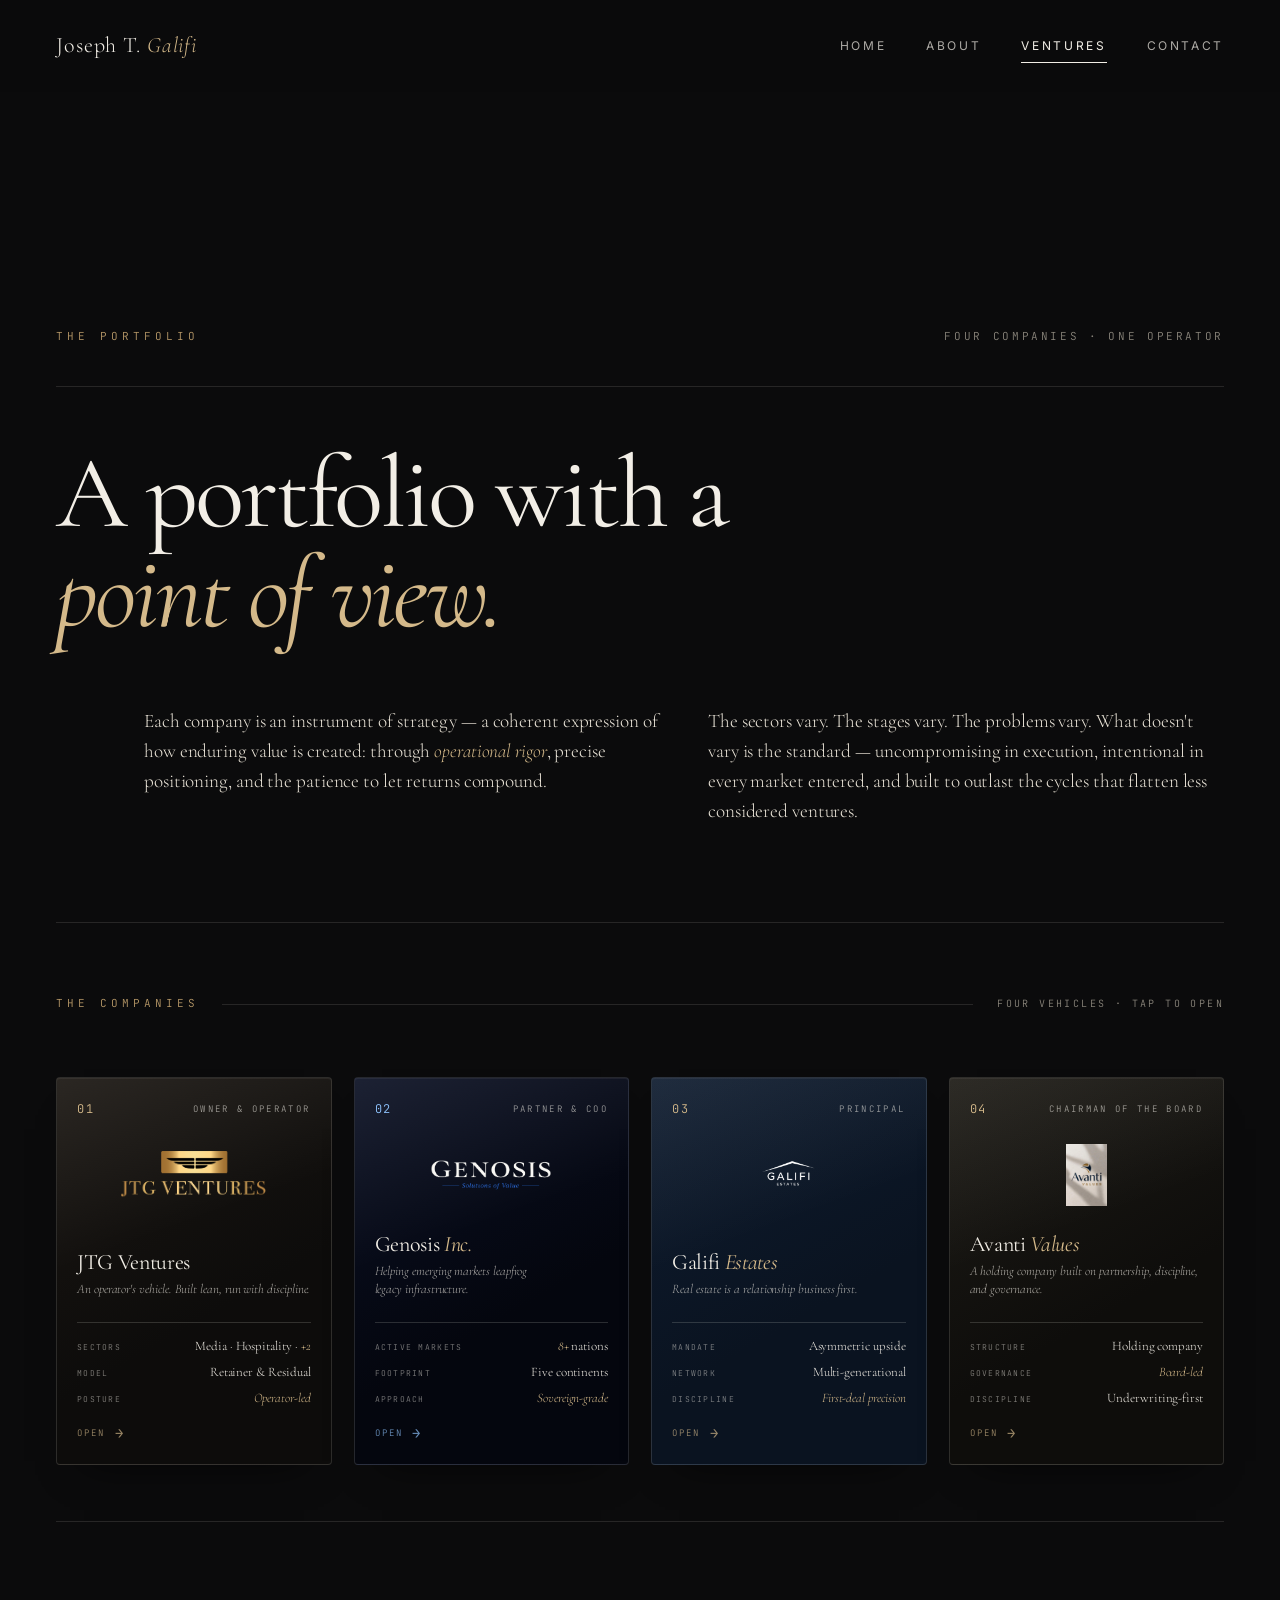
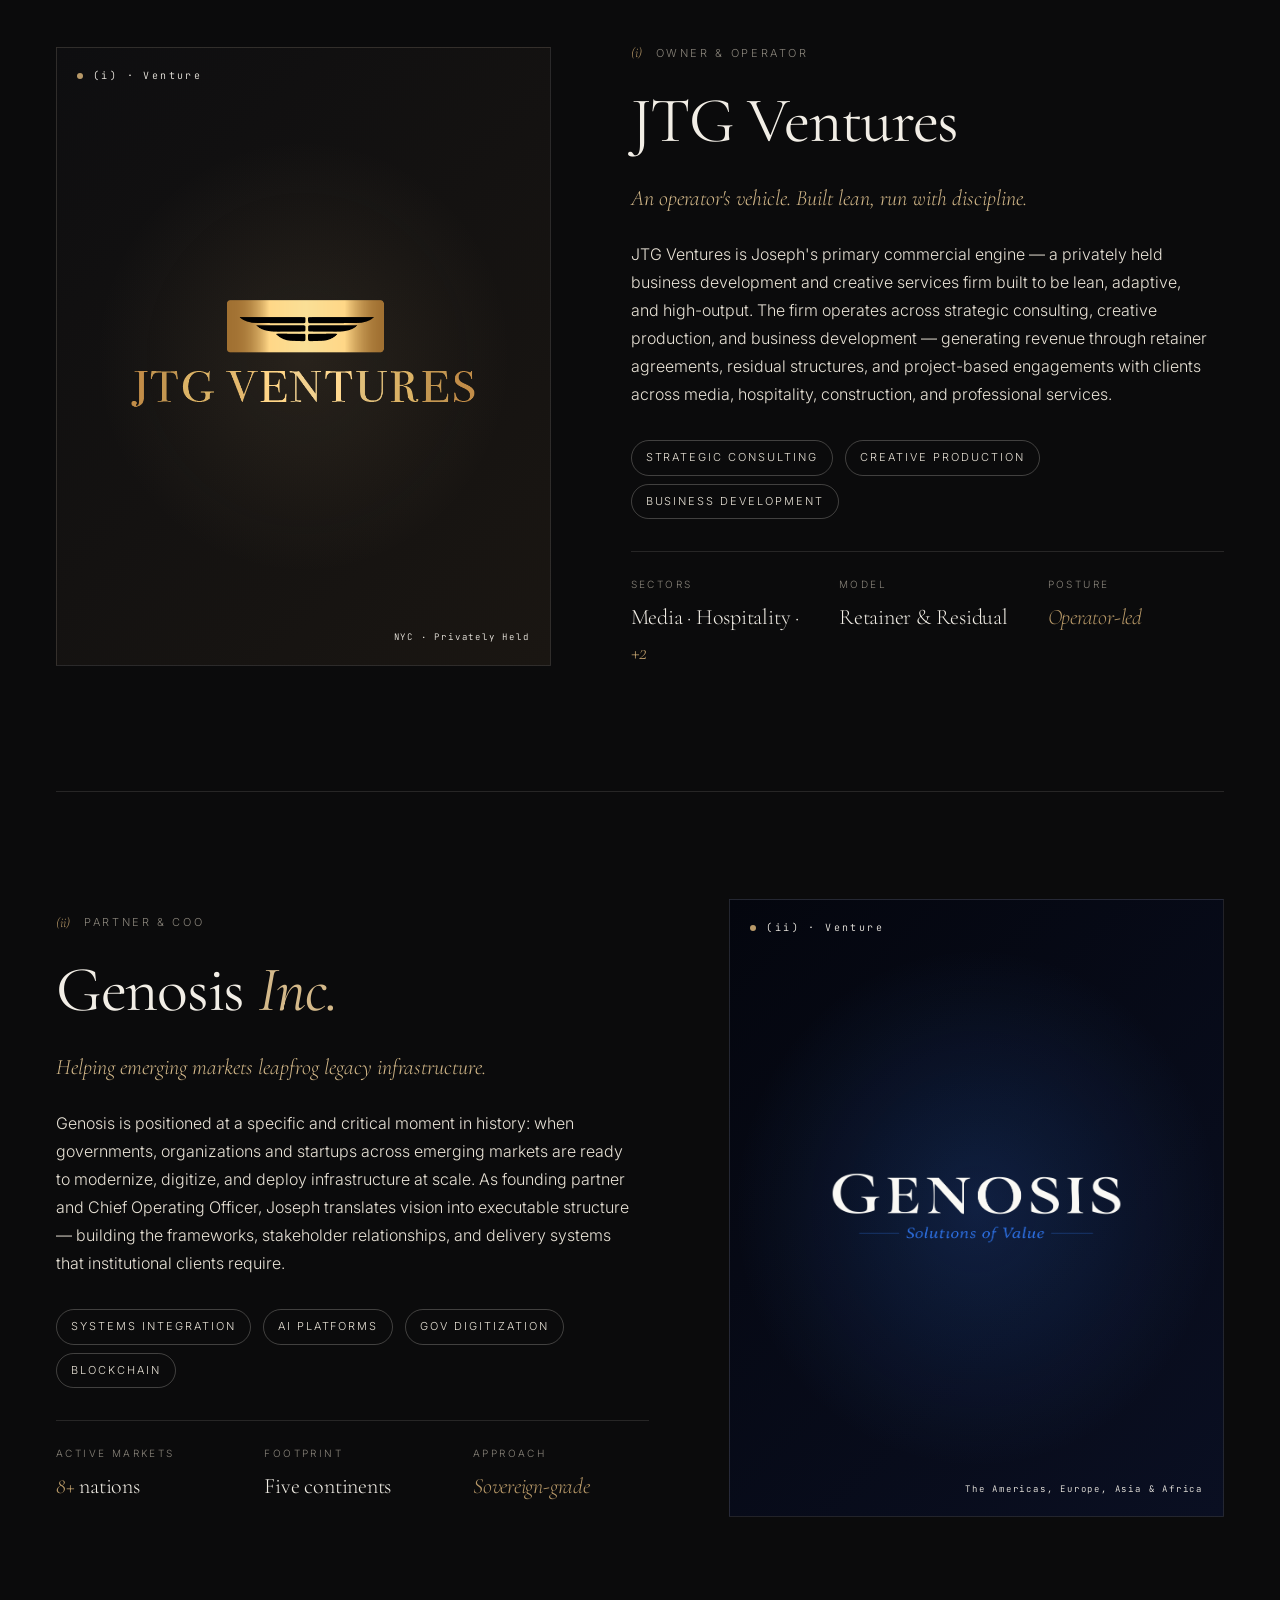
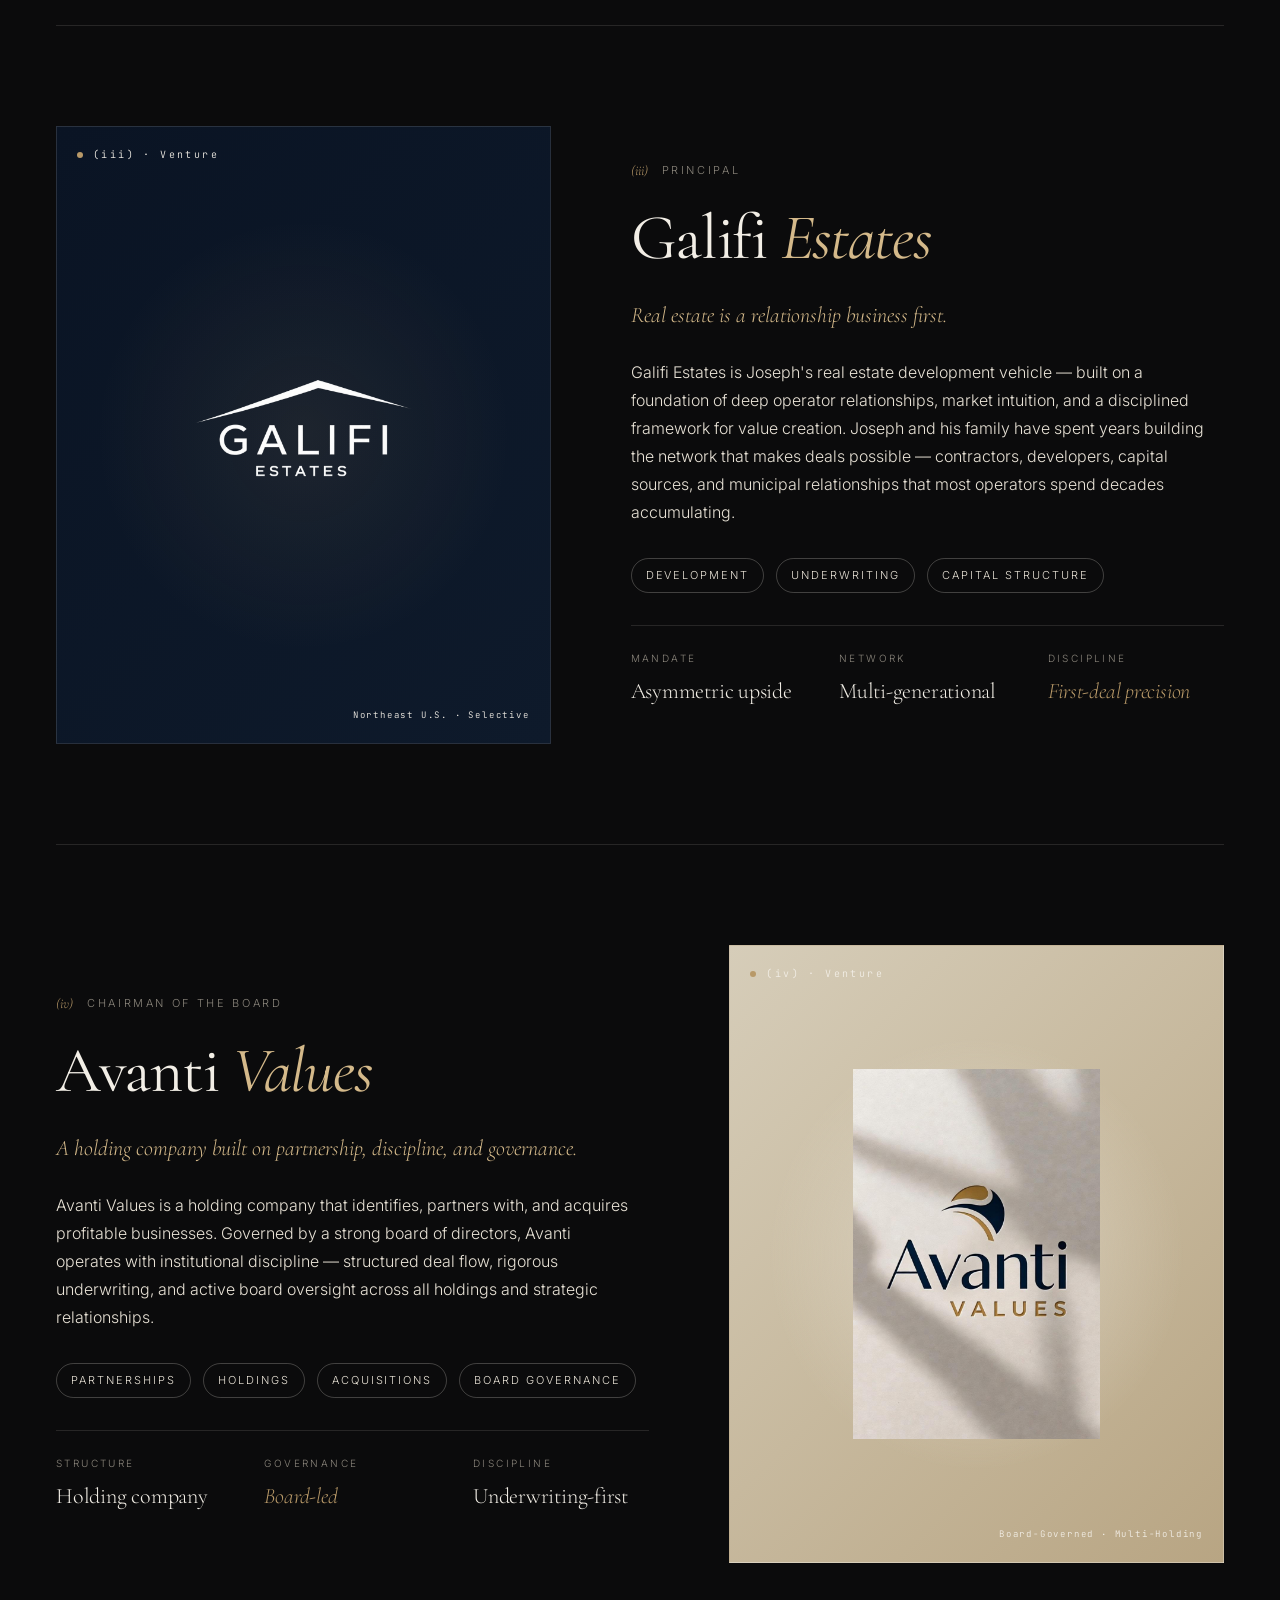
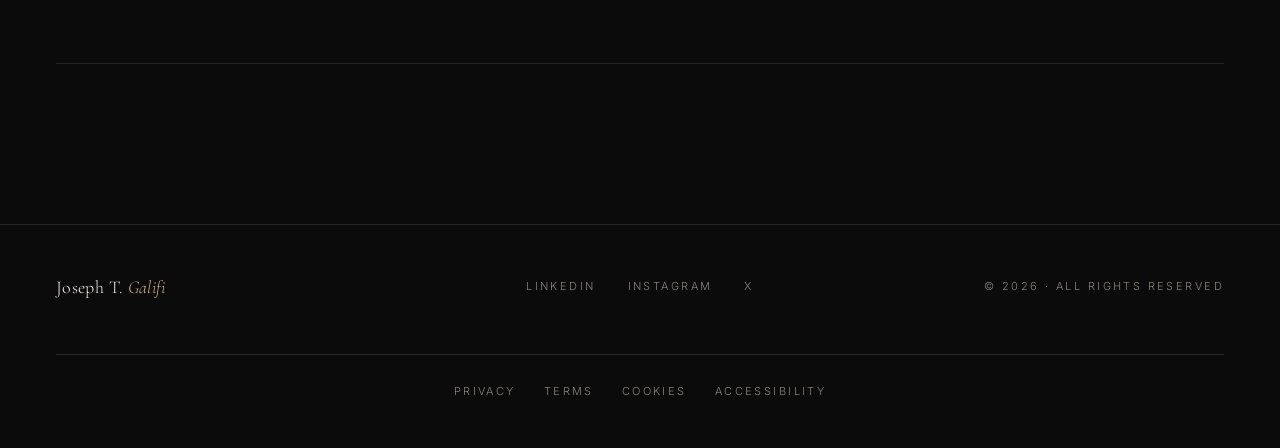
<file: work.html>
<!DOCTYPE html>
<html lang="en">
<head>
  <meta charset="UTF-8">
  <meta name="viewport" content="width=device-width, initial-scale=1.0">
  <title>Ventures — Joseph T. Galifi</title>
  <meta name="description" content="The portfolio of Joseph T. Galifi — JTG Ventures, Genosis Inc., Galifi Estates, and Avanti Values. Four vehicles, one operating thesis.">

  <link rel="preconnect" href="https://fonts.googleapis.com">
  <link rel="preconnect" href="https://fonts.gstatic.com" crossorigin>
  <link href="https://fonts.googleapis.com/css2?family=Cormorant+Garamond:ital,wght@0,300;0,400;0,500;0,600;1,300;1,400;1,500&family=Inter:wght@200;300;400;500;600&family=JetBrains+Mono:wght@300;400&display=swap" rel="stylesheet">

  <link rel="stylesheet" href="styles.css?v=31">
</head>
<body>
  <nav class="nav">
    <a class="nav-mark" href="index.html">Joseph T. <span>Galifi</span></a>
    <div class="nav-links">
      <a href="index.html">Home</a>
      <a href="about.html">About</a>
      <a class="active" href="work.html">Ventures</a>
      <a href="contact.html">Contact</a>
    </div>
  </nav>

  <main class="page-wrap page-ventures">
    <section class="page" id="ventures" data-screen-label="03 Ventures">
      <div class="vintro">
        <div class="vintro-top reveal in">
          <span class="vintro-eyebrow">The Portfolio</span>
          <span class="vintro-count">Four companies · One operator</span>
        </div>
        <h2 class="vintro-title reveal reveal-d1 in">
          A portfolio with a<br><span class="italic">point of view.</span>
        </h2>
        <div class="vintro-lead reveal reveal-d2 in">
          <p>
            Each company is an instrument of strategy — a coherent expression of how enduring value is created: through <span class="accent">operational rigor</span>, precise positioning, and the patience to let returns compound.
          </p>
          <p>
            The sectors vary. The stages vary. The problems vary. What doesn't vary is the standard — uncompromising in execution, intentional in every market entered, and built to outlast the cycles that flatten less considered ventures.
          </p>
        </div>
      </div>

      <div class="vtable">
        <div class="vtable-head reveal in">
          <span class="vtable-label">The Companies</span>
          <span class="vtable-rule"></span>
          <span class="vtable-hint">Four vehicles · tap to open</span>
        </div>
        <div class="vtable-grid reveal in">
          <a href="#v-0" class="vtable-card visual-jtg" style="transition-delay:0s">
            <div class="vtc-top">
              <span class="vtc-num">01</span>
              <span class="vtc-role">Owner &amp; Operator</span>
            </div>
            <div class="vtc-logo">
              <img src="assets/jtg-ventures.png" alt="JTG Ventures" style="max-width:62%;max-height:58%;object-fit:contain">
            </div>
            <div class="vtc-meta">
              <h4 class="vtc-name">JTG Ventures</h4>
              <p class="vtc-tagline">An operator's vehicle. Built lean, run with discipline.</p>
            </div>
            <div class="vtc-stats">
              <div class="vtc-stat"><span class="vtc-stat-label">Sectors</span><span class="vtc-stat-val">Media · Hospitality · <span class="accent">+2</span></span></div>
              <div class="vtc-stat"><span class="vtc-stat-label">Model</span><span class="vtc-stat-val">Retainer &amp; Residual</span></div>
              <div class="vtc-stat"><span class="vtc-stat-label">Posture</span><span class="vtc-stat-val"><span class="accent">Operator-led</span></span></div>
            </div>
            <div class="vtc-cta"><span>Open</span><span class="vtc-arrow">→</span></div>
          </a>
          <a href="#v-1" class="vtable-card visual-genosis" style="transition-delay:0.06s">
            <div class="vtc-top">
              <span class="vtc-num">02</span>
              <span class="vtc-role">Partner &amp; COO</span>
            </div>
            <div class="vtc-logo">
              <img src="assets/genosis.png" alt="Genosis" style="max-width:70%;max-height:42%;object-fit:contain">
            </div>
            <div class="vtc-meta">
              <h4 class="vtc-name">Genosis<span class="italic"> Inc.</span></h4>
              <p class="vtc-tagline">Helping emerging markets leapfrog legacy infrastructure.</p>
            </div>
            <div class="vtc-stats">
              <div class="vtc-stat"><span class="vtc-stat-label">Active markets</span><span class="vtc-stat-val"><span class="accent">8+</span> nations</span></div>
              <div class="vtc-stat"><span class="vtc-stat-label">Footprint</span><span class="vtc-stat-val">Five continents</span></div>
              <div class="vtc-stat"><span class="vtc-stat-label">Approach</span><span class="vtc-stat-val"><span class="accent">Sovereign-grade</span></span></div>
            </div>
            <div class="vtc-cta"><span>Open</span><span class="vtc-arrow">→</span></div>
          </a>
          <a href="#v-2" class="vtable-card visual-galifi" style="transition-delay:0.12s">
            <div class="vtc-top">
              <span class="vtc-num">03</span>
              <span class="vtc-role">Principal</span>
            </div>
            <div class="vtc-logo">
              <img src="assets/galifi-estates.png" alt="Galifi Estates" style="max-width:74%;max-height:90%;object-fit:contain">
            </div>
            <div class="vtc-meta">
              <h4 class="vtc-name">Galifi<span class="italic"> Estates</span></h4>
              <p class="vtc-tagline">Real estate is a relationship business first.</p>
            </div>
            <div class="vtc-stats">
              <div class="vtc-stat"><span class="vtc-stat-label">Mandate</span><span class="vtc-stat-val">Asymmetric upside</span></div>
              <div class="vtc-stat"><span class="vtc-stat-label">Network</span><span class="vtc-stat-val">Multi-generational</span></div>
              <div class="vtc-stat"><span class="vtc-stat-label">Discipline</span><span class="vtc-stat-val"><span class="accent">First-deal precision</span></span></div>
            </div>
            <div class="vtc-cta"><span>Open</span><span class="vtc-arrow">→</span></div>
          </a>
          <a href="#v-3" class="vtable-card visual-avanti" style="transition-delay:0.18s">
            <div class="vtc-top">
              <span class="vtc-num">04</span>
              <span class="vtc-role">Chairman of the Board</span>
            </div>
            <div class="vtc-logo">
              <img src="assets/avanti-values.jpeg" alt="Avanti Values" style="max-width:50%;max-height:74%;object-fit:contain">
            </div>
            <div class="vtc-meta">
              <h4 class="vtc-name">Avanti<span class="italic"> Values</span></h4>
              <p class="vtc-tagline">A holding company built on partnership, discipline, and governance.</p>
            </div>
            <div class="vtc-stats">
              <div class="vtc-stat"><span class="vtc-stat-label">Structure</span><span class="vtc-stat-val">Holding company</span></div>
              <div class="vtc-stat"><span class="vtc-stat-label">Governance</span><span class="vtc-stat-val"><span class="accent">Board-led</span></span></div>
              <div class="vtc-stat"><span class="vtc-stat-label">Discipline</span><span class="vtc-stat-val">Underwriting-first</span></div>
            </div>
            <div class="vtc-cta"><span>Open</span><span class="vtc-arrow">→</span></div>
          </a>
        </div>
      </div>

      <div class="ventures-list">
        <article class="venture" id="v-0">
          <div class="venture-visual visual-jtg reveal reveal-slow in">
            <div class="index"><span class="dot"></span>(i) · Venture</div>
            <div class="bg">
              <img src="assets/jtg-ventures.png" alt="JTG Ventures">
            </div>
            <div class="meta">NYC · Privately Held</div>
          </div>
          <div class="venture-content">
            <div class="venture-eyebrow reveal in">
              <span class="num">(i)</span>
              <span class="role">Owner &amp; Operator</span>
            </div>
            <h3 class="venture-name reveal reveal-d1 in">JTG Ventures </h3>
            <p class="venture-tagline reveal reveal-d2 in">An operator's vehicle. Built lean, run with discipline.</p>
            <p class="venture-body reveal reveal-d2 in">JTG Ventures is Joseph's primary commercial engine — a privately held business development and creative services firm built to be lean, adaptive, and high-output. The firm operates across strategic consulting, creative production, and business development — generating revenue through retainer agreements, residual structures, and project-based engagements with clients across media, hospitality, construction, and professional services.</p>
            <div class="venture-tags reveal reveal-d3 in">
              <span class="tag">Strategic Consulting</span>
              <span class="tag">Creative Production</span>
              <span class="tag">Business Development</span>
            </div>
            <div class="venture-stats reveal reveal-d3 in">
              <div class="item"><div class="label">Sectors</div><div class="val">Media · Hospitality · <span class="accent">+2</span></div></div>
              <div class="item"><div class="label">Model</div><div class="val">Retainer &amp; Residual</div></div>
              <div class="item"><div class="label">Posture</div><div class="val"><span class="accent">Operator-led</span></div></div>
            </div>
          </div>
        </article>

        <article class="venture reverse" id="v-1">
          <div class="venture-visual visual-genosis reveal reveal-slow in">
            <div class="index"><span class="dot"></span>(ii) · Venture</div>
            <div class="bg">
              <img src="assets/genosis.png" alt="Genosis" style="max-width:62%;max-height:28%;object-fit:contain">
            </div>
            <div class="meta">The Americas, Europe, Asia &amp; Africa</div>
          </div>
          <div class="venture-content">
            <div class="venture-eyebrow reveal in">
              <span class="num">(ii)</span>
              <span class="role">Partner &amp; COO</span>
            </div>
            <h3 class="venture-name reveal reveal-d1 in">Genosis <span class="italic">Inc.</span></h3>
            <p class="venture-tagline reveal reveal-d2 in">Helping emerging markets leapfrog legacy infrastructure.</p>
            <p class="venture-body reveal reveal-d2 in">Genosis is positioned at a specific and critical moment in history: when governments, organizations and startups across emerging markets are ready to modernize, digitize, and deploy infrastructure at scale. As founding partner and Chief Operating Officer, Joseph translates vision into executable structure — building the frameworks, stakeholder relationships, and delivery systems that institutional clients require.</p>
            <div class="venture-tags reveal reveal-d3 in">
              <span class="tag">Systems Integration</span>
              <span class="tag">AI Platforms</span>
              <span class="tag">Gov Digitization</span>
              <span class="tag">Blockchain</span>
            </div>
            <div class="venture-stats reveal reveal-d3 in">
              <div class="item"><div class="label">Active markets</div><div class="val"><span class="accent">8+</span> nations</div></div>
              <div class="item"><div class="label">Footprint</div><div class="val">Five continents</div></div>
              <div class="item"><div class="label">Approach</div><div class="val"><span class="accent">Sovereign-grade</span></div></div>
            </div>
          </div>
        </article>

        <article class="venture" id="v-2">
          <div class="venture-visual visual-galifi reveal reveal-slow in">
            <div class="index"><span class="dot"></span>(iii) · Venture</div>
            <div class="bg">
              <img src="assets/galifi-estates.png" alt="Galifi" style="max-width:92%;max-height:82%;object-fit:contain">
            </div>
            <div class="meta">Northeast U.S. · Selective</div>
          </div>
          <div class="venture-content">
            <div class="venture-eyebrow reveal in">
              <span class="num">(iii)</span>
              <span class="role">Principal</span>
            </div>
            <h3 class="venture-name reveal reveal-d1 in">Galifi <span class="italic">Estates</span></h3>
            <p class="venture-tagline reveal reveal-d2 in">Real estate is a relationship business first.</p>
            <p class="venture-body reveal reveal-d2 in">Galifi Estates is Joseph's real estate development vehicle — built on a foundation of deep operator relationships, market intuition, and a disciplined framework for value creation. Joseph and his family have spent years building the network that makes deals possible — contractors, developers, capital sources, and municipal relationships that most operators spend decades accumulating.</p>
            <div class="venture-tags reveal reveal-d3 in">
              <span class="tag">Development</span>
              <span class="tag">Underwriting</span>
              <span class="tag">Capital Structure</span>
            </div>
            <div class="venture-stats reveal reveal-d3 in">
              <div class="item"><div class="label">Mandate</div><div class="val">Asymmetric upside</div></div>
              <div class="item"><div class="label">Network</div><div class="val">Multi-generational</div></div>
              <div class="item"><div class="label">Discipline</div><div class="val"><span class="accent">First-deal precision</span></div></div>
            </div>
          </div>
        </article>

        <article class="venture reverse" id="v-3">
          <div class="venture-visual visual-avanti reveal reveal-slow in">
            <div class="index"><span class="dot"></span>(iv) · Venture</div>
            <div class="bg">
              <img src="assets/avanti-values.jpeg" alt="Avanti" style="max-width:52%;max-height:60%;object-fit:contain">
            </div>
            <div class="meta">Board-Governed · Multi-Holding</div>
          </div>
          <div class="venture-content">
            <div class="venture-eyebrow reveal in">
              <span class="num">(iv)</span>
              <span class="role">Chairman of the Board</span>
            </div>
            <h3 class="venture-name reveal reveal-d1 in">Avanti <span class="italic">Values</span></h3>
            <p class="venture-tagline reveal reveal-d2 in">A holding company built on partnership, discipline, and governance.</p>
            <p class="venture-body reveal reveal-d2 in">Avanti Values is a holding company that identifies, partners with, and acquires profitable businesses. Governed by a strong board of directors, Avanti operates with institutional discipline — structured deal flow, rigorous underwriting, and active board oversight across all holdings and strategic relationships.</p>
            <div class="venture-tags reveal reveal-d3 in">
              <span class="tag">Partnerships</span>
              <span class="tag">Holdings</span>
              <span class="tag">Acquisitions</span>
              <span class="tag">Board Governance</span>
            </div>
            <div class="venture-stats reveal reveal-d3 in">
              <div class="item"><div class="label">Structure</div><div class="val">Holding company</div></div>
              <div class="item"><div class="label">Governance</div><div class="val"><span class="accent">Board-led</span></div></div>
              <div class="item"><div class="label">Discipline</div><div class="val">Underwriting-first</div></div>
            </div>
          </div>
        </article>
      </div>
    </section>
  </main>

  <footer class="footer">
    <a class="footer-mark" href="index.html">Joseph T. <span>Galifi</span></a>
    <div class="footer-social">
      <a href="https://www.linkedin.com/in/joseph-galifi" target="_blank" rel="noopener noreferrer" aria-label="LinkedIn">LinkedIn</a>
      <a href="https://www.instagram.com/josephgalifi/" target="_blank" rel="noopener noreferrer" aria-label="Instagram">Instagram</a>
      <a href="https://x.com/joegalifi" target="_blank" rel="noopener noreferrer" aria-label="X">X</a>
    </div>
    <div class="footer-copyright">© 2026 · All Rights Reserved</div>
    <div class="footer-legal">
      <a href="privacy.html">Privacy</a>
      <a href="terms.html">Terms</a>
      <a href="cookies.html">Cookies</a>
      <a href="accessibility.html">Accessibility</a>
    </div>
  </footer>

  <script src="app.js"></script>
</body>
</html>
</file>
<file: styles.css>
/* ===== RESET ===== */
*, *::before, *::after { box-sizing: border-box; margin: 0; padding: 0; }
html { scroll-behavior: smooth; }
body {
  background: #0B0B0C;
  color: #F2EEE6;
  font-family: 'Inter', -apple-system, BlinkMacSystemFont, sans-serif;
  font-weight: 300;
  -webkit-font-smoothing: antialiased;
  -moz-osx-font-smoothing: grayscale;
  text-rendering: optimizeLegibility;
  overflow-x: hidden;
  line-height: 1.6;
}
img { max-width: 100%; display: block; }
a { color: inherit; text-decoration: none; }
button { font-family: inherit; cursor: pointer; border: none; background: none; color: inherit; }

/* ===== TOKENS ===== */
:root {
  --ink: #0B0B0C;
  --ink-2: #131316;
  --ivory: #F2EEE6;
  --ivory-soft: #E8E2D6;
  --muted: #8A857B;
  --brass: #B89968;
  --brass-soft: #D4B98A;
  --midnight: #0E1A2B;
  --hairline: rgba(242, 238, 230, 0.12);
  --hairline-strong: rgba(242, 238, 230, 0.24);
  --serif: 'Cormorant Garamond', 'Cormorant', Georgia, serif;
  --sans: 'Inter', -apple-system, BlinkMacSystemFont, sans-serif;
  --mono: 'JetBrains Mono', ui-monospace, monospace;
  --ease: cubic-bezier(0.22, 1, 0.36, 1);
  --ease-2: cubic-bezier(0.65, 0, 0.35, 1);
}

/* ===== TYPE ===== */
.serif { font-family: var(--serif); font-weight: 400; letter-spacing: -0.01em; }
.eyebrow {
  font-family: var(--sans);
  font-size: 11px;
  letter-spacing: 0.32em;
  text-transform: uppercase;
  color: var(--brass);
  font-weight: 500;
}
.eyebrow-muted { color: var(--muted); }
.numeral {
  font-family: var(--serif);
  font-style: italic;
  color: var(--brass);
  font-size: 13px;
  letter-spacing: 0.1em;
}

/* ===== NAV ===== */
.nav {
  position: fixed; top: 0; left: 0; right: 0;
  z-index: 50;
  display: flex; align-items: center; justify-content: space-between;
  padding: 28px 56px;
  background: rgba(11, 11, 12, 0.7);
  backdrop-filter: blur(14px) saturate(1.2);
  -webkit-backdrop-filter: blur(14px) saturate(1.2);
  border-bottom: 1px solid transparent;
  transition: padding 0.5s var(--ease), background 0.5s var(--ease), border-color 0.5s var(--ease);
}
.nav.scrolled {
  padding: 18px 56px;
  background: rgba(11, 11, 12, 0.92);
  border-bottom-color: var(--hairline);
}
.nav-mark {
  font-family: var(--serif);
  font-size: 22px;
  letter-spacing: 0.04em;
  color: var(--ivory);
}
.nav-mark span { color: var(--brass-soft); font-style: italic; }
.nav-links {
  display: flex; gap: 40px;
  font-size: 12px;
  letter-spacing: 0.22em;
  text-transform: uppercase;
  color: var(--ivory);
}
.nav-links button, .nav-links a {
  position: relative; padding: 8px 0;
  font-weight: 400;
  transition: opacity 0.3s var(--ease);
  opacity: 0.7;
}
.nav-links button:hover, .nav-links button.active, .nav-links a:hover, .nav-links a.active { opacity: 1; }
.nav-links button.active::after, .nav-links a.active::after {
  content: '';
  position: absolute; left: 0; bottom: 0;
  width: 100%; height: 1px;
  background: currentColor;
}

/* ===== HERO ===== */
.hero {
  position: relative;
  min-height: 100vh;
  display: grid;
  grid-template-columns: 1.1fr 1fr;
  align-items: center;
  padding: 0 56px;
  overflow: hidden;
}
.hero-grain {
  position: absolute; inset: 0;
  pointer-events: none;
  opacity: 0.5;
  background-image: url("data:image/svg+xml,%3Csvg viewBox='0 0 400 400' xmlns='http://www.w3.org/2000/svg'%3E%3Cfilter id='n'%3E%3CfeTurbulence type='fractalNoise' baseFrequency='0.9' numOctaves='2' stitchTiles='stitch'/%3E%3CfeColorMatrix values='0 0 0 0 1 0 0 0 0 1 0 0 0 0 1 0 0 0 0.08 0'/%3E%3C/filter%3E%3Crect width='400' height='400' filter='url(%23n)'/%3E%3C/svg%3E");
  mix-blend-mode: overlay;
}
.hero-gradient {
  position: absolute; inset: 0;
  background:
    radial-gradient(80% 60% at 80% 30%, rgba(184, 153, 104, 0.08), transparent 60%),
    radial-gradient(60% 50% at 10% 80%, rgba(14, 26, 43, 0.4), transparent 60%);
  pointer-events: none;
}
.hero-meta {
  position: absolute; left: 56px; bottom: 40px;
  display: flex; gap: 32px; align-items: center;
  font-size: 11px;
  letter-spacing: 0.2em;
  text-transform: uppercase;
  color: var(--muted);
}
.hero-meta span { display: inline-flex; align-items: center; gap: 10px; }
.hero-meta .dot { width: 4px; height: 4px; border-radius: 50%; background: var(--brass); }
.hero-scroll {
  position: absolute; right: 56px; bottom: 40px;
  display: flex; flex-direction: column; align-items: center; gap: 14px;
  font-size: 10px; letter-spacing: 0.3em; color: var(--muted);
  text-transform: uppercase;
}
.hero-scroll-line {
  width: 1px; height: 48px;
  background: linear-gradient(to bottom, var(--brass), transparent);
  position: relative; overflow: hidden;
}
.hero-scroll-line::after {
  content: '';
  position: absolute; left: 0; top: 0;
  width: 100%; height: 50%;
  background: var(--ivory);
  animation: scrollPulse 2.4s var(--ease) infinite;
}
@keyframes scrollPulse {
  0% { transform: translateY(-100%); }
  100% { transform: translateY(200%); }
}

.hero-left {
  position: relative;
  z-index: 2;
  padding: 140px 0 120px;
}
.hero-eyebrow {
  display: flex; align-items: center; gap: 14px;
  margin-bottom: 36px;
}
.hero-eyebrow .line { width: 40px; height: 1px; background: var(--brass); }
.hero-name {
  font-family: var(--serif);
  font-weight: 400;
  font-size: clamp(56px, 8.5vw, 132px);
  line-height: 1.0;
  letter-spacing: -0.02em;
  color: var(--ivory);
  animation: pageIn 1.1s var(--ease) both;
}
.hero-name .stack { display: block; }
.hero-name .italic { font-style: italic; color: var(--brass-soft); }
.hero-rule {
  width: 80px; height: 1px;
  background: var(--brass);
  margin: 48px 0 32px;
}
.hero-tagline {
  font-family: var(--serif);
  font-size: clamp(20px, 1.8vw, 26px);
  font-style: italic;
  color: var(--ivory-soft);
  letter-spacing: 0.02em;
  max-width: 540px;
}
.hero-tagline .sep { color: var(--brass); margin: 0 14px; font-style: normal; }
.hero-roles {
  margin-top: 28px;
  display: flex; flex-wrap: wrap; gap: 8px 28px;
  font-size: 11px;
  letter-spacing: 0.28em;
  text-transform: uppercase;
  color: var(--muted);
}
.hero-roles span { position: relative; }
.hero-roles span + span::before {
  content: '·';
  position: absolute; left: -16px;
  color: var(--brass);
}

.hero-right {
  position: relative;
  z-index: 2;
  height: 100vh;
  display: flex; align-items: center; justify-content: center;
  padding: 80px 0;
}
.portrait-frame {
  position: relative;
  width: 100%; max-width: 480px;
  aspect-ratio: 3 / 4;
  background: linear-gradient(135deg, #1a1a1f, #0d0d10);
  border: 1px solid var(--hairline);
  overflow: hidden;
}
.portrait-image {
  position: absolute; inset: 0;
  width: 100%; height: 100%;
  object-fit: cover;
  object-position: center 38%;
  image-rendering: auto;
  image-rendering: high-quality;
  -webkit-backface-visibility: hidden;
  backface-visibility: hidden;
  z-index: 1;
}
  aspect-ratio: 3 / 4;
  overflow: hidden;
}
.portrait-frame::before {
  content: '';
  position: absolute; inset: 0;
  border: 1px solid var(--hairline-strong);
  z-index: 3;
  pointer-events: none;
}
.portrait-img {
  position: absolute; inset: 0;
  width: 100%; height: 100%;
  object-fit: cover;
  filter: grayscale(0.2) contrast(1.05);
}
.portrait-placeholder {
  position: absolute; inset: 0;
  background:
    linear-gradient(135deg, rgba(184, 153, 104, 0.05) 0%, transparent 40%, rgba(14, 26, 43, 0.4) 100%),
    repeating-linear-gradient(45deg, #1a1a1d 0 2px, #131316 2px 14px);
  display: flex; flex-direction: column; align-items: center; justify-content: center;
  gap: 16px;
  color: var(--muted);
  font-family: var(--mono);
  font-size: 10px;
  letter-spacing: 0.24em;
  text-transform: uppercase;
}
.portrait-placeholder svg { opacity: 0.4; }
.portrait-tag {
  position: absolute;
  top: 24px; left: 24px;
  z-index: 3;
  font-family: var(--mono);
  font-size: 10px;
  letter-spacing: 0.24em;
  color: var(--ivory);
  z-index: 4;
  display: flex; align-items: center; gap: 8px;
}
.portrait-tag .dot { width: 6px; height: 6px; border-radius: 50%; background: var(--brass); }
.portrait-coords {
  position: absolute;
  bottom: 24px; right: 24px;
  z-index: 3;
  font-family: var(--mono);
  font-size: 10px;
  letter-spacing: 0.18em;
  color: var(--ivory);
  z-index: 4;
  text-align: right;
  line-height: 1.6;
}
.portrait-coords .small { color: #000; font-size: 11px; font-weight: 600; letter-spacing: 0.12em; }

/* ===== INTRO STRIP ===== */
.intro-strip {
  border-top: 1px solid var(--hairline);
  border-bottom: 1px solid var(--hairline);
  padding: 60px 56px;
  display: grid;
  grid-template-columns: 1fr 1fr 1fr 1fr;
  gap: 48px;
  background: var(--ink-2);
}
.intro-stat .num {
  font-family: var(--serif);
  font-size: 56px;
  line-height: 1;
  color: var(--ivory);
  font-weight: 400;
  letter-spacing: -0.02em;
}
.intro-stat .num .plus { color: var(--brass); font-style: italic; }
.intro-stat .num .suffix {
  font-family: var(--serif);
  font-style: italic;
  font-size: 18px;
  color: var(--brass-soft);
  letter-spacing: 0;
  margin-left: 10px;
  vertical-align: middle;
}
.intro-stat .label {
  margin-top: 14px;
  font-size: 11px;
  letter-spacing: 0.24em;
  text-transform: uppercase;
  color: var(--muted);
  max-width: 200px;
}

/* ===== SECTION SHELL ===== */
section.page {
  position: relative;
  padding: 160px 56px;
}
.section-head {
  display: grid;
  grid-template-columns: 1fr 2fr;
  gap: 80px;
  margin-bottom: 100px;
  align-items: end;
}
.section-num {
  font-family: var(--serif);
  font-style: italic;
  color: var(--brass);
  font-size: 14px;
  letter-spacing: 0.18em;
  margin-bottom: 24px;
  display: flex; align-items: center; gap: 14px;
}
.section-num .line { width: 56px; height: 1px; background: var(--brass); }
.section-title {
  font-family: var(--serif);
  font-size: clamp(56px, 7vw, 120px);
  line-height: 0.95;
  letter-spacing: -0.02em;
  color: var(--ivory);
  font-weight: 400;
}
.section-title .italic { font-style: italic; color: var(--brass-soft); }

/* ===== ABOUT ===== */
.about-body {
  display: grid;
  grid-template-columns: 1fr 1.4fr;
  gap: 80px;
  align-items: start;
}
.about-photo {
  position: sticky; top: 120px;
  aspect-ratio: 3 / 4;
  position: relative;
  overflow: hidden;
}
.about-photo .frame {
  position: relative;
  width: 100%; height: 100%;
}
.about-photo .placeholder {
  position: absolute; inset: 0;
  background:
    linear-gradient(160deg, rgba(184, 153, 104, 0.06), transparent 50%),
    repeating-linear-gradient(45deg, #1a1a1d 0 2px, #131316 2px 14px);
  border: 1px solid var(--hairline);
  display: flex; align-items: center; justify-content: center;
  font-family: var(--mono);
  font-size: 10px;
  letter-spacing: 0.24em;
  color: var(--muted);
}
.about-photo .caption {
  position: absolute;
  bottom: 18px; left: 18px;
  font-family: var(--mono);
  font-size: 10px;
  letter-spacing: 0.18em;
  color: var(--ivory);
  z-index: 2;
  display: flex; gap: 10px; align-items: center;
}
.about-photo .caption .dot {
  width: 6px; height: 6px; border-radius: 50%; background: var(--brass);
}
.about-photo .portrait-img {
  position: absolute; inset: 0;
  width: 100%; height: 100%;
  object-fit: cover;
  object-position: 54% 18%;
  display: block;
}

.about-text {
  display: flex; flex-direction: column; gap: 36px;
}
.about-lede {
  font-family: var(--serif);
  font-size: clamp(28px, 2.5vw, 38px);
  line-height: 1.25;
  color: var(--ivory);
  letter-spacing: -0.01em;
  font-weight: 400;
}
.about-lede .italic { font-style: italic; color: var(--brass-soft); }
.about-text p {
  font-size: 17px;
  line-height: 1.75;
  color: var(--ivory-soft);
  font-weight: 300;
  max-width: 620px;
}
.about-text p .accent {
  color: var(--brass-soft);
  font-style: italic;
  font-family: var(--serif);
  font-size: 1.35em;
  letter-spacing: -0.005em;
  line-height: 1;
}

.pull-quote {
  margin: 40px 0;
  padding: 40px 0;
  border-top: 1px solid var(--hairline);
  border-bottom: 1px solid var(--hairline);
  font-family: var(--serif);
  font-style: italic;
  font-size: clamp(28px, 3vw, 44px);
  line-height: 1.2;
  color: var(--ivory);
  letter-spacing: -0.01em;
  max-width: 700px;
}
.pull-quote::before {
  content: '"';
  display: block;
  font-size: 80px;
  line-height: 0.4;
  color: var(--brass);
  margin-bottom: 32px;
}
.pull-quote .attr {
  display: block;
  margin-top: 28px;
  font-family: var(--sans);
  font-style: normal;
  font-size: 11px;
  letter-spacing: 0.24em;
  text-transform: uppercase;
  color: var(--muted);
}

.pull-quote--bare::before { display: none; }

.pull-statement {
  margin: 48px 0;
  padding: 44px 0;
  border-top: 1px solid var(--hairline);
  border-bottom: 1px solid var(--hairline);
  font-family: var(--serif);
  font-style: italic;
  font-weight: 300;
  font-size: clamp(28px, 3vw, 44px);
  line-height: 1.2;
  color: var(--ivory);
  letter-spacing: -0.01em;
  max-width: 760px;
  text-wrap: pretty;
}

.about-pillars {
  margin-top: 60px;
  display: grid;
  grid-template-columns: repeat(3, 1fr);
  gap: 0;
  border-top: 1px solid rgba(242, 238, 230, 0.22);
  border-bottom: 1px solid rgba(242, 238, 230, 0.22);
}
.pillar {
  background: var(--ink);
  padding: 36px 32px;
  border-right: 1px solid rgba(242, 238, 230, 0.22);
}
.pillar:last-child {
  border-right: none;
}
.pillar .num {
  font-family: var(--serif);
  font-style: italic;
  color: var(--brass);
  font-size: 13px;
  letter-spacing: 0.1em;
}
.pillar h4 {
  font-family: var(--serif);
  font-weight: 400;
  font-size: 24px;
  margin: 14px 0 10px;
  color: var(--ivory);
}
.pillar p {
  font-size: 14px;
  color: var(--muted);
  line-height: 1.6;
}

/* ===== VENTURES — INTRO (section 1) ===== */
.vintro {
  margin: 72px 0 0;
  padding-bottom: 96px;
  border-bottom: 1px solid var(--hairline);
}
.vintro-top {
  display: flex;
  align-items: center;
  justify-content: space-between;
  padding-bottom: 40px;
  margin-bottom: 56px;
  border-bottom: 1px solid var(--hairline);
}
.vintro-eyebrow {
  font-family: var(--mono);
  font-size: 11px;
  letter-spacing: 0.36em;
  text-transform: uppercase;
  color: var(--brass);
}
.vintro-count {
  font-family: var(--mono);
  font-size: 11px;
  letter-spacing: 0.24em;
  text-transform: uppercase;
  color: var(--muted);
}
.vintro-title {
  font-family: var(--serif);
  font-weight: 400;
  font-size: clamp(52px, 8vw, 120px);
  line-height: 0.98;
  letter-spacing: -0.03em;
  color: var(--ivory);
  margin-bottom: 64px;
}
.vintro-title .italic {
  font-style: italic;
  color: var(--brass-soft);
}
.vintro-lead {
  display: grid;
  grid-template-columns: 1fr 1fr;
  gap: 48px;
  max-width: 1080px;
  margin-left: auto;
}
.vintro-lead p {
  font-family: var(--serif);
  font-weight: 300;
  font-size: clamp(19px, 1.5vw, 23px);
  line-height: 1.55;
  color: var(--ivory-soft);
  letter-spacing: -0.005em;
  text-wrap: pretty;
}
.vintro-lead .accent {
  color: var(--brass-soft);
  font-style: italic;
}

/* ===== VENTURES — INDEX (section 2) ===== */
/* ===== VENTURES — THE COMPANIES (3D card table) ===== */
.vtable {
  margin: 72px 0 56px;
}
.vtable-head {
  display: flex;
  align-items: center;
  gap: 24px;
  margin-bottom: 64px;
}
.vtable-label {
  font-family: var(--mono);
  font-size: 11px;
  letter-spacing: 0.36em;
  text-transform: uppercase;
  color: var(--brass);
  white-space: nowrap;
}
.vtable-rule {
  flex: 1;
  height: 1px;
  background: var(--hairline);
}
.vtable-hint {
  font-family: var(--mono);
  font-size: 10px;
  letter-spacing: 0.24em;
  text-transform: uppercase;
  color: var(--muted);
  white-space: nowrap;
}
.vtable-grid {
  display: grid;
  grid-template-columns: repeat(4, 1fr);
  gap: 22px;
}
.vtable-card {
  display: flex;
  flex-direction: column;
  min-height: 0;
  padding: 22px 20px 20px;
  border: 1px solid rgba(242, 238, 230, 0.14);
  border-radius: 4px;
  position: relative;
  overflow: hidden;
  box-shadow:
    0 24px 40px -28px rgba(0, 0, 0, 0.7),
    inset 0 1px 0 rgba(242, 238, 230, 0.06);
  transition: transform 0.45s var(--ease), box-shadow 0.45s var(--ease), border-color 0.45s var(--ease);
  cursor: pointer;
  text-decoration: none;
}
.vtable-card::after {
  /* table sheen */
  content: '';
  position: absolute;
  inset: 0;
  background: linear-gradient(160deg, rgba(242, 238, 230, 0.08), transparent 40%);
  pointer-events: none;
}
.vtable-card:hover {
  transform: translateY(-8px);
  border-color: rgba(184, 153, 104, 0.5);
  box-shadow:
    0 40px 60px -30px rgba(0, 0, 0, 0.85),
    inset 0 1px 0 rgba(242, 238, 230, 0.1);
}

.vtc-top {
  display: flex;
  align-items: center;
  justify-content: space-between;
  position: relative;
  z-index: 2;
}
.vtc-num {
  font-family: var(--mono);
  font-size: 12px;
  letter-spacing: 0.14em;
  color: var(--brass-soft);
}
.vtc-role {
  font-family: var(--mono);
  font-size: 9px;
  letter-spacing: 0.26em;
  text-transform: uppercase;
  color: rgba(242, 238, 230, 0.6);
}
.vtc-logo {
  display: flex;
  align-items: center;
  justify-content: center;
  height: 84px;
  margin: 14px 0 16px;
  position: relative;
  z-index: 2;
}
.vtc-logo img {
  display: block;
}
.vtc-meta {
  position: relative;
  z-index: 2;
  margin-bottom: 24px;
  margin-top: auto;
}
.vtc-name {
  font-family: var(--serif);
  font-weight: 400;
  font-size: 22px;
  line-height: 1.05;
  letter-spacing: -0.015em;
  color: var(--ivory);
  margin-bottom: 7px;
}
.vtc-name .italic {
  font-style: italic;
  color: var(--brass-soft);
}
.vtc-tagline {
  font-family: var(--serif);
  font-style: italic;
  font-weight: 300;
  font-size: 13px;
  line-height: 1.35;
  color: rgba(242, 238, 230, 0.7);
  letter-spacing: -0.005em;
  text-wrap: pretty;
}
.vtc-stats {
  display: flex;
  flex-direction: column;
  gap: 11px;
  padding-top: 16px;
  border-top: 1px solid rgba(242, 238, 230, 0.16);
  position: relative;
  z-index: 2;
}
.vtc-stat {
  display: flex;
  align-items: baseline;
  justify-content: space-between;
  gap: 12px;
}
.vtc-stat-label {
  font-family: var(--mono);
  font-size: 8px;
  letter-spacing: 0.16em;
  text-transform: uppercase;
  color: rgba(242, 238, 230, 0.5);
  white-space: nowrap;
}
.vtc-stat-val {
  font-family: var(--serif);
  font-size: 13px;
  line-height: 1.15;
  color: var(--ivory);
  letter-spacing: -0.005em;
  text-align: right;
}
.vtc-stat-val .accent { color: var(--brass-soft); font-style: italic; }
.vtc-cta {
  display: flex;
  align-items: center;
  gap: 9px;
  margin-top: 16px;
  font-family: var(--mono);
  font-size: 9px;
  letter-spacing: 0.24em;
  text-transform: uppercase;
  color: var(--brass-soft);
  position: relative;
  z-index: 2;
  opacity: 0.7;
  transition: opacity 0.5s var(--ease), gap 0.5s var(--ease);
}
.vtable-card:hover .vtc-cta { opacity: 1; gap: 16px; }
.vtc-arrow { font-size: 14px; }

/* per-brand card surfaces (override the venture-visual gradients for cards) */
.vtable-card.visual-jtg {
  background: linear-gradient(150deg, #1a1612 0%, #0d0c0b 60%), radial-gradient(60% 50% at 50% 38%, rgba(184, 153, 104, 0.16), transparent 70%);
}
.vtable-card.visual-genosis {
  background: linear-gradient(150deg, #0a1024 0%, #04060e 60%), radial-gradient(60% 50% at 50% 38%, rgba(56, 130, 255, 0.22), transparent 70%);
}
.vtable-card.visual-genosis .vtc-num,
.vtable-card.visual-genosis .vtc-cta { color: #8fc4ff; }
.vtable-card.visual-genosis:hover { border-color: rgba(111, 182, 255, 0.5); }
.vtable-card.visual-galifi {
  background: linear-gradient(150deg, #0e1c30 0%, #0a1320 60%), radial-gradient(60% 50% at 50% 38%, rgba(184, 153, 104, 0.14), transparent 70%);
}
.vtable-card.visual-avanti {
  background: linear-gradient(150deg, #1d1b16 0%, #0e0d0b 60%), radial-gradient(60% 50% at 50% 38%, rgba(212, 185, 138, 0.2), transparent 70%);
}

@media (max-width: 980px) {
  .vintro { padding-bottom: 56px; margin-top: 32px; }
  .vintro-top { flex-direction: column; align-items: flex-start; gap: 8px; }
  .vintro-title { font-size: 48px; margin-bottom: 40px; }
  .vintro-lead { grid-template-columns: 1fr; gap: 24px; }
  .vtable {
    margin-top: 40px;
  }
  .vtable-head { margin-bottom: 40px; flex-wrap: wrap; }
  .vtable-grid { grid-template-columns: 1fr 1fr; gap: 18px; }
  .vtable-card {
    transform: none;
  }
  .vtable-card:hover { transform: translateY(-6px); }
  .vtc-name { font-size: 22px; }
}
@media (max-width: 620px) {
  .vtable-grid { grid-template-columns: 1fr; }
}

/* ===== VENTURES ===== */
.ventures-intro {
  display: grid;
  grid-template-columns: 1fr 1fr;
  gap: 80px;
  margin-bottom: 100px;
  align-items: end;
}
.ventures-intro p {
  font-family: var(--serif);
  font-size: 22px;
  line-height: 1.5;
  font-style: italic;
  color: var(--ivory-soft);
  max-width: 560px;
}

.venture {
  display: grid;
  grid-template-columns: 1fr 1.2fr;
  gap: 80px;
  align-items: center;
  padding: 100px 0;
  border-top: 1px solid var(--hairline);
  position: relative;
}
.venture:last-child { border-bottom: 1px solid var(--hairline); }
.venture.reverse { grid-template-columns: 1.2fr 1fr; }
.venture.reverse .venture-visual { order: 2; }
.venture.reverse .venture-content { order: 1; }

.venture-visual {
  position: relative;
  aspect-ratio: 4 / 5;
  overflow: hidden;
  border: 1px solid var(--hairline);
}
.venture-visual .bg {
  position: absolute; inset: 0;
  display: flex; align-items: center; justify-content: center;
  transition: transform 1.4s var(--ease);
}
.venture:hover .venture-visual .bg { transform: scale(1.04); }
.venture-visual img {
  max-width: 70%; max-height: 50%;
  object-fit: contain;
}
.venture-visual .index {
  position: absolute;
  top: 20px; left: 20px;
  font-family: var(--mono);
  font-size: 10px;
  letter-spacing: 0.24em;
  color: var(--ivory);
  z-index: 2;
  display: flex; gap: 10px; align-items: center;
}
.venture-visual .index .dot {
  width: 6px; height: 6px; border-radius: 50%; background: var(--brass);
}
.venture-visual .meta {
  position: absolute;
  bottom: 20px; right: 20px;
  font-family: var(--mono);
  font-size: 9px;
  letter-spacing: 0.2em;
  color: var(--ivory);
  text-align: right;
  z-index: 2;
}

/* visuals: themed backgrounds for each venture */
.visual-jtg {
  background:
    radial-gradient(60% 50% at 50% 50%, rgba(184, 153, 104, 0.12), transparent 70%),
    linear-gradient(135deg, #0E0E10, #1a1612);
}
.visual-genosis {
  background:
    radial-gradient(70% 60% at 50% 50%, rgba(56, 130, 255, 0.18), transparent 70%),
    linear-gradient(135deg, #04060e, #0a0f22);
}
.visual-galifi {
  background:
    radial-gradient(60% 50% at 50% 50%, rgba(184, 153, 104, 0.10), transparent 70%),
    linear-gradient(135deg, #0a1424, #0E1A2B);
}
.visual-avanti {
  background:
    radial-gradient(60% 50% at 50% 50%, rgba(232, 226, 214, 0.6), transparent 70%),
    linear-gradient(135deg, #d6cdb9, #b8a583);
}

.venture-content { padding: 20px 0; }
.venture-eyebrow {
  display: flex; align-items: center; gap: 14px;
  margin-bottom: 24px;
}
.venture-eyebrow .num {
  font-family: var(--serif);
  font-style: italic;
  color: var(--brass);
  font-size: 14px;
}
.venture-eyebrow .role {
  font-size: 11px;
  letter-spacing: 0.24em;
  text-transform: uppercase;
  color: var(--muted);
}
.venture-name {
  font-family: var(--serif);
  font-size: clamp(40px, 5vw, 72px);
  line-height: 1;
  letter-spacing: -0.02em;
  color: var(--ivory);
  font-weight: 400;
  margin-bottom: 28px;
}
.venture-name .italic { font-style: italic; color: var(--brass-soft); }
.venture-tagline {
  font-family: var(--serif);
  font-style: italic;
  font-size: 22px;
  color: var(--brass-soft);
  margin-bottom: 24px;
}
.venture-body {
  font-size: 16px;
  line-height: 1.75;
  color: var(--ivory-soft);
  font-weight: 300;
  max-width: 580px;
  margin-bottom: 32px;
}
.venture-tags {
  display: flex; flex-wrap: wrap; gap: 8px 12px;
  margin-bottom: 32px;
}
.venture-tags .tag {
  font-size: 11px;
  letter-spacing: 0.18em;
  text-transform: uppercase;
  color: var(--ivory-soft);
  padding: 8px 14px;
  border: 1px solid var(--hairline-strong);
  border-radius: 999px;
}
.venture-stats {
  display: grid; grid-template-columns: repeat(3, 1fr);
  gap: 32px;
  padding-top: 24px;
  border-top: 1px solid var(--hairline);
}
.venture-stats .item .label {
  font-size: 10px;
  letter-spacing: 0.24em;
  text-transform: uppercase;
  color: var(--muted);
  margin-bottom: 8px;
}
.venture-stats .item .val {
  font-family: var(--serif);
  font-size: 22px;
  color: var(--ivory);
  letter-spacing: -0.01em;
}
.venture-stats .item .val .accent { color: var(--brass); font-style: italic; }

/* ===== CONTACT ===== */
.contact-section {
  background: var(--ink);
  border-top: 1px solid var(--hairline);
}
.contact-grid {
  display: grid;
  grid-template-columns: 1fr 1fr;
  gap: 80px;
  align-items: start;
}
.contact-form {
  display: flex; flex-direction: column; gap: 28px;
}
.contact-field { position: relative; }
.contact-field label {
  display: block;
  font-size: 10px;
  letter-spacing: 0.28em;
  text-transform: uppercase;
  color: var(--muted);
  margin-bottom: 12px;
  display: flex; align-items: center; gap: 12px;
}
.contact-field label .num {
  font-family: var(--serif); font-style: italic; color: var(--brass); font-size: 13px;
  letter-spacing: 0.05em;
}
.contact-field input,
.contact-field textarea {
  width: 100%;
  background: transparent;
  border: none;
  border-bottom: 1px solid var(--hairline-strong);
  padding: 14px 0;
  font-family: var(--serif);
  font-size: 22px;
  color: var(--ivory);
  outline: none;
  transition: border-color 0.3s var(--ease);
  resize: none;
}
.contact-field input::placeholder,
.contact-field textarea::placeholder { color: var(--muted); font-style: italic; opacity: 0.6; }
.contact-field input:focus,
.contact-field textarea:focus { border-bottom-color: var(--brass); }
.contact-submit {
  align-self: flex-start;
  margin-top: 20px;
  padding: 18px 36px;
  font-size: 11px;
  letter-spacing: 0.32em;
  text-transform: uppercase;
  color: var(--ivory);
  border: 1px solid var(--ivory);
  background: transparent;
  transition: all 0.4s var(--ease);
  position: relative; overflow: hidden;
}
.contact-submit::before {
  content: '';
  position: absolute; inset: 0;
  background: var(--ivory);
  transform: translateY(101%);
  transition: transform 0.4s var(--ease);
  z-index: 0;
}
.contact-submit span { position: relative; z-index: 1; transition: color 0.4s var(--ease); }
.contact-submit:hover::before { transform: translateY(0); }
.contact-submit:hover span { color: var(--ink); }
.contact-submit.sent { border-color: var(--brass); color: var(--brass); }
.contact-submit.sent::before { background: transparent; }
.contact-submit:disabled { opacity: 0.55; cursor: progress; }
.contact-error {
  margin-top: 18px;
  font-family: var(--mono);
  font-size: 11px;
  letter-spacing: 0.06em;
  line-height: 1.6;
  color: #d98b7a;
  max-width: 440px;
}

.contact-side {
  display: flex; flex-direction: column; gap: 48px;
  padding-top: 8px;
}
.contact-card .label {
  font-size: 10px;
  letter-spacing: 0.28em;
  text-transform: uppercase;
  color: var(--muted);
  margin-bottom: 14px;
}
.contact-card .value {
  font-family: var(--serif);
  font-size: 24px;
  color: var(--ivory);
  letter-spacing: -0.005em;
}
.contact-card .value.italic { font-style: italic; color: var(--brass-soft); }
.contact-card .value a {
  position: relative;
  background: linear-gradient(currentColor, currentColor) bottom left / 0 1px no-repeat;
  transition: background-size 0.4s var(--ease);
}
.contact-card .value a:hover { background-size: 100% 1px; }

/* ===== FOOTER ===== */
.footer {
  border-top: 1px solid var(--hairline);
  padding: 48px 56px;
  display: grid;
  grid-template-columns: 1fr 1fr 1fr;
  align-items: center;
  font-size: 11px;
  letter-spacing: 0.22em;
  text-transform: uppercase;
  color: var(--muted);
  gap: 24px;
}
.footer-mark {
  font-family: var(--serif);
  font-size: 18px;
  letter-spacing: 0.04em;
  color: var(--ivory);
  text-transform: none;
  letter-spacing: 0.02em;
}
.footer-mark span { color: var(--brass-soft); font-style: italic; }
.footer-social {
  display: flex; gap: 32px; justify-content: center;
}
.footer-social a {
  position: relative;
  transition: color 0.3s var(--ease);
}
.footer-social a:hover { color: var(--brass-soft); }
.footer-copyright { text-align: right; }
.footer-legal {
  grid-column: 1 / -1;
  display: flex;
  flex-wrap: wrap;
  gap: 28px;
  justify-content: center;
  margin-top: 28px;
  padding-top: 28px;
  border-top: 1px solid var(--hairline);
}
.footer-legal a {
  font-size: 11px;
  letter-spacing: 0.22em;
  text-transform: uppercase;
  color: var(--muted);
  transition: color 0.3s var(--ease);
}
.footer-legal a:hover { color: var(--brass-soft); }

/* ===== LEGAL / PROSE PAGES ===== */
.legal {
  max-width: 820px;
  margin: 0 auto;
  padding: 0 0 40px;
}
.legal-updated {
  font-family: var(--mono);
  font-size: 11px;
  letter-spacing: 0.18em;
  text-transform: uppercase;
  color: var(--brass);
  margin-bottom: 56px;
}
.legal-intro {
  font-family: var(--serif);
  font-size: clamp(20px, 2vw, 26px);
  font-style: italic;
  line-height: 1.5;
  color: var(--ivory-soft);
  margin-bottom: 56px;
  padding-bottom: 56px;
  border-bottom: 1px solid var(--hairline);
}
.legal-block { margin-bottom: 40px; }
.legal-block h3 {
  font-family: var(--serif);
  font-weight: 400;
  font-size: clamp(24px, 2.4vw, 32px);
  letter-spacing: -0.01em;
  color: var(--ivory);
  margin-bottom: 16px;
}
.legal-block p {
  font-size: 16px;
  line-height: 1.8;
  color: var(--ivory-soft);
  font-weight: 300;
  max-width: 720px;
}
.legal-block p a {
  color: var(--brass-soft);
  background: linear-gradient(currentColor, currentColor) bottom left / 0 1px no-repeat;
  transition: background-size 0.4s var(--ease);
}
.legal-block p a:hover { background-size: 100% 1px; }
@media (max-width: 980px) {
  .legal { padding-left: 0; padding-right: 0; }
}

/* ===== REVEAL ANIMS ===== */
.reveal {
  opacity: 0;
  transform: translateY(28px);
  transition: opacity 1.1s var(--ease), transform 1.1s var(--ease);
}
.reveal.in { opacity: 1; transform: translateY(0); }
.reveal-fast { transition-duration: 0.7s; }
.reveal-slow { transition-duration: 1.4s; }
.reveal-d1 { transition-delay: 0.08s; }
.reveal-d2 { transition-delay: 0.16s; }
.reveal-d3 { transition-delay: 0.24s; }
.reveal-d4 { transition-delay: 0.32s; }

/* word-reveal headlines */
.word-reveal { display: inline-block; overflow: hidden; vertical-align: bottom; padding-bottom: 0.12em; line-height: 1.05; }
.word-reveal .inner {
  display: inline-block;
  transform: translateY(110%);
  transition: transform 1.2s var(--ease);
}
.in .word-reveal .inner { transform: translateY(0); }
.word-reveal.d1 .inner { transition-delay: 0.06s; }
.word-reveal.d2 .inner { transition-delay: 0.14s; }
.word-reveal.d3 .inner { transition-delay: 0.22s; }
.word-reveal.d4 .inner { transition-delay: 0.30s; }
.word-reveal.d5 .inner { transition-delay: 0.38s; }

/* ===== PRELOADER ===== */
.preloader {
  position: fixed; inset: 0;
  background: var(--ink);
  z-index: 100;
  display: flex; align-items: center; justify-content: center;
  flex-direction: column;
  gap: 32px;
  transition: opacity 0.8s var(--ease), visibility 0.8s var(--ease);
}
.preloader.gone { opacity: 0; visibility: hidden; pointer-events: none; }
.preloader.gone .preloader-bar,
.preloader.gone .preloader-mark { display: none; }
.preloader-mark {
  font-family: var(--serif);
  font-size: 48px;
  color: var(--ivory);
  letter-spacing: -0.01em;
  display: flex; gap: 12px;
}
.preloader-mark span { display: inline-block; opacity: 0; transform: translateY(20px); animation: pre-up 0.8s var(--ease) forwards; }
.preloader-mark span:nth-child(1) { animation-delay: 0.1s; }
.preloader-mark span:nth-child(2) { animation-delay: 0.18s; color: var(--brass-soft); font-style: italic; }
@keyframes pre-up { to { opacity: 1; transform: translateY(0); } }
.preloader-bar {
  width: 220px; height: 1px;
  background: var(--hairline-strong);
  position: relative; overflow: hidden;
}
.preloader-bar::after {
  content: '';
  position: absolute; left: 0; top: 0; bottom: 0;
  width: 0%;
  background: var(--brass);
  animation: pre-fill 1.6s var(--ease) 0.2s forwards;
}
@keyframes pre-fill { to { width: 100%; } }

/* ===== PAGE TRANSITION ===== */
.page-transition {
  position: fixed; inset: 0;
  z-index: 90;
  pointer-events: none;
  background: var(--ink);
  transform: translateY(100%);
  transition: transform 0.55s var(--ease-2);
}
.page-transition.covering {
  transform: translateY(0);
  transition: transform 0.55s var(--ease-2);
}
.page-wrap {
  opacity: 1;
  transition: opacity 0.5s var(--ease);
}
.page-wrap.fading { opacity: 0; }

/* spacer above non-home pages so content sits below fixed nav */
.page-wrap.page-about,
.page-wrap.page-ventures,
.page-wrap.page-contact {
  padding-top: 96px;
}

/* page-enter animation — softens the arrival */
.page-wrap > section.page,
.page-wrap > section.hero {
  animation: pageIn 0.9s var(--ease) both;
}
@keyframes pageIn {
  from { opacity: 0; transform: translateY(16px); }
  to { opacity: 1; transform: translateY(0); }
}

/* ===== HOME PREVIEW SECTIONS ===== */
.home-preview {
  padding: 140px 56px 80px;
  border-top: 1px solid var(--hairline);
}
.home-preview + .home-preview { padding-top: 60px; border-top: none; }
.home-preview-row {
  display: grid;
  grid-template-columns: 1fr 1.3fr;
  gap: 80px;
  align-items: center;
}
.home-preview-row.reverse { grid-template-columns: 1.3fr 1fr; }
.home-preview-row.reverse .preview-visual { order: 2; }
.home-preview-row.reverse .preview-content { order: 1; }
.preview-visual {
  position: relative;
  aspect-ratio: 4 / 5;
  overflow: hidden;
  border: 1px solid var(--hairline);
  background:
    linear-gradient(160deg, rgba(184, 153, 104, 0.06), transparent 50%),
    repeating-linear-gradient(45deg, #1a1a1d 0 2px, #131316 2px 14px);
  display: flex; align-items: center; justify-content: center;
}
.preview-photo {
  position: absolute; inset: 0;
  width: 100%; height: 100%;
  object-fit: cover;
  object-position: center 25%;
  z-index: 1;
}
.preview-visual.about-vis {
  background:
    linear-gradient(135deg, rgba(184, 153, 104, 0.08), transparent 50%),
    repeating-linear-gradient(45deg, #1a1a1d 0 2px, #131316 2px 14px);
}
.preview-visual.ventures-vis {
  background:
    radial-gradient(60% 50% at 50% 50%, rgba(184, 153, 104, 0.08), transparent 70%),
    linear-gradient(135deg, #0a1424, #0E1A2B);
  flex-direction: column;
  padding: 14%;
  gap: 16px;
}
.ventures-vis .grid-logos {
  display: grid; grid-template-columns: 1fr 1fr; gap: 18px;
  width: 100%; height: 100%;
}
.ventures-vis .grid-logos .cell {
  border: 1px solid var(--hairline);
  display: flex; align-items: center; justify-content: center;
  padding: 16%;
  background: rgba(11, 11, 12, 0.4);
  font-family: var(--serif); font-style: italic;
  font-size: 22px; color: var(--brass-soft);
  text-align: center; line-height: 1.1;
}
.preview-visual.contact-vis {
  background:
    radial-gradient(60% 50% at 30% 30%, rgba(184, 153, 104, 0.10), transparent 70%),
    linear-gradient(135deg, #0E1A2B, #0a0f1a);
}
.preview-visual .index {
  position: absolute; top: 20px; left: 20px;
  font-family: var(--mono); font-size: 10px;
  letter-spacing: 0.24em; color: var(--ivory);
  z-index: 2;
  display: flex; gap: 10px; align-items: center;
}
.preview-visual .index .dot { width: 6px; height: 6px; border-radius: 50%; background: var(--brass); }
.preview-visual .placeholder-text {
  font-family: var(--mono); font-size: 10px;
  letter-spacing: 0.22em; color: var(--muted);
  text-align: center; line-height: 1.8;
}
.preview-visual .big-numeral {
  font-family: var(--serif); font-style: italic;
  font-size: clamp(120px, 15vw, 220px);
  color: var(--brass);
  line-height: 0.8; letter-spacing: -0.02em;
  opacity: 0.85;
}
.preview-visual .glyph-text {
  font-family: var(--serif);
  font-size: clamp(40px, 4vw, 56px);
  color: var(--ivory);
  letter-spacing: -0.01em;
  text-align: center;
  line-height: 1.1;
  padding: 0 14%;
}
.preview-visual .glyph-text .italic { font-style: italic; color: var(--brass-soft); }

.preview-eyebrow {
  display: flex; align-items: center; gap: 14px;
  margin-bottom: 24px;
}
.preview-eyebrow .num {
  font-family: var(--serif); font-style: italic;
  color: var(--brass); font-size: 14px;
}
.preview-title {
  font-family: var(--serif);
  font-weight: 400;
  font-size: clamp(40px, 5vw, 64px);
  line-height: 1;
  letter-spacing: -0.02em;
  color: var(--ivory);
  margin-bottom: 28px;
}
.preview-title .italic { font-style: italic; color: var(--brass-soft); }
.preview-body {
  font-size: 17px;
  line-height: 1.75;
  color: var(--ivory-soft);
  font-weight: 300;
  max-width: 540px;
  margin-bottom: 36px;
}
.preview-cta {
  display: inline-flex; align-items: center; gap: 18px;
  padding: 16px 28px 16px 32px;
  border: 1px solid var(--hairline-strong);
  font-size: 11px;
  letter-spacing: 0.32em;
  text-transform: uppercase;
  color: var(--ivory);
  cursor: pointer;
  transition: all 0.4s var(--ease);
  position: relative;
  background: transparent;
}
.preview-cta:hover {
  border-color: var(--brass);
  color: var(--brass-soft);
  padding-left: 36px;
  padding-right: 24px;
}
.preview-cta .arrow {
  display: inline-block;
  transition: transform 0.4s var(--ease);
}
.preview-cta:hover .arrow { transform: translateX(6px); }

/* Home — manifesto strip */
.manifesto {
  padding: 140px 56px;
  border-top: 1px solid var(--hairline);
  display: grid;
  grid-template-columns: 1fr 1.6fr;
  gap: 80px;
  align-items: start;
}
.manifesto-eyebrow {
  font-family: var(--serif);
  font-style: italic;
  color: var(--brass);
  font-size: 14px;
  letter-spacing: 0.18em;
  display: flex; align-items: center; gap: 14px;
}
.manifesto-eyebrow .line { width: 56px; height: 1px; background: var(--brass); }
.manifesto-text {
  font-family: var(--serif);
  font-size: clamp(28px, 3vw, 44px);
  line-height: 1.25;
  letter-spacing: -0.01em;
  color: var(--ivory);
  font-weight: 400;
}
.manifesto-text .italic { font-style: italic; color: var(--brass-soft); }
.manifesto-text .accent { color: var(--brass); font-style: italic; }

/* Home — capabilities grid */
.capabilities {
  padding: 100px 56px 0;
}
.capabilities-head {
  display: block;
  padding-bottom: 24px;
  border-bottom: 1px solid var(--hairline);
  margin-bottom: 80px;
}
.capabilities-head h3 {
  font-family: var(--serif);
  font-size: clamp(40px, 5vw, 72px);
  line-height: 0.95;
  letter-spacing: -0.02em;
  color: var(--ivory);
  font-weight: 400;
}
.capabilities-head h3 .italic { font-style: italic; color: var(--brass-soft); }
.capabilities-grid {
  display: grid;
  grid-template-columns: repeat(4, 1fr);
  gap: 1px;
  background: var(--hairline);
  border-top: 1px solid var(--hairline);
  border-bottom: 1px solid var(--hairline);
}
.capability {
  background: var(--ink);
  padding: 36px 28px 40px;
}
.capability .num {
  font-family: var(--serif); font-style: italic;
  color: var(--brass); font-size: 13px;
  letter-spacing: 0.1em; margin-bottom: 18px;
}
.capability h5 {
  font-family: var(--serif);
  font-weight: 400;
  font-size: 26px;
  letter-spacing: -0.01em;
  color: var(--ivory);
  margin-bottom: 12px;
  line-height: 1.1;
}
.capability p {
  font-size: 14px;
  line-height: 1.6;
  color: var(--muted);
}

/* Home — final CTA band */
.cta-band {
  padding: 60px 56px 100px;
  border-top: 1px solid var(--hairline);
  background:
    radial-gradient(60% 80% at 50% 100%, rgba(184, 153, 104, 0.06), transparent 70%),
    var(--ink);
  text-align: center;
}
.cta-band .eyebrow { margin-bottom: 28px; }
.cta-band h3 {
  font-family: var(--serif);
  font-size: clamp(48px, 6vw, 96px);
  line-height: 1;
  letter-spacing: -0.02em;
  color: var(--ivory);
  margin-bottom: 28px;
  font-weight: 400;
}
.cta-band h3 .italic { font-style: italic; color: var(--brass-soft); }
.cta-band p {
  font-family: var(--serif);
  font-style: italic;
  font-size: 22px;
  color: var(--ivory-soft);
  max-width: 580px;
  margin: 0 auto 48px;
  line-height: 1.5;
}
.cta-band-actions {
  display: inline-flex;
  gap: 18px;
}

@media (max-width: 980px) {
  .home-preview { padding: 80px 28px 40px; }
  .home-preview-row, .home-preview-row.reverse { grid-template-columns: 1fr; gap: 40px; }
  .home-preview-row.reverse .preview-visual { order: 1; }
  .home-preview-row.reverse .preview-content { order: 2; }
  .manifesto { padding: 80px 28px; grid-template-columns: 1fr; gap: 32px; }
  .capabilities { padding: 60px 28px 80px; }
  .capabilities-head { grid-template-columns: 1fr; gap: 24px; margin-bottom: 48px; }
  .capabilities-grid { grid-template-columns: 1fr 1fr; }
  .cta-band { padding: 80px 28px; }
  .cta-band-actions { flex-direction: column; gap: 12px; }
}

/* ===== MARQUEE ===== */
.marquee {
  overflow: hidden;
  border-top: 1px solid var(--hairline);
  border-bottom: 1px solid var(--hairline);
  background: var(--ink);
  padding: 28px 0;
}
.marquee-track {
  display: flex;
  gap: 64px;
  white-space: nowrap;
  animation: marquee 40s linear infinite;
}
.marquee-item {
  font-family: var(--serif);
  font-style: italic;
  font-size: 28px;
  color: var(--ivory-soft);
  display: flex; align-items: center; gap: 64px;
}
.marquee-item .dot { color: var(--brass); }
@keyframes marquee {
  from { transform: translateX(0); }
  to { transform: translateX(-50%); }
}

/* ===== RESPONSIVE ===== */
@media (max-width: 980px) {
  .nav, .hero, section.page, .footer, .intro-strip { padding-left: 28px; padding-right: 28px; }
  .nav { padding-top: 20px; padding-bottom: 20px; }
  .nav-links { gap: 20px; font-size: 10px; }
  .nav-links button, .nav-links a { padding: 4px 0; }
  .hero { grid-template-columns: 1fr; padding-top: 110px; padding-bottom: 60px; }
  .hero-left { padding: 0 0 40px; }
  .hero-right { height: 60vh; }
  .hero-meta, .hero-scroll { display: none; }
  .intro-strip { grid-template-columns: 1fr 1fr; gap: 32px; }
  .section-head { grid-template-columns: 1fr; gap: 24px; margin-bottom: 60px; }
  .about-body { grid-template-columns: 1fr; gap: 40px; }
  .about-photo { position: static; max-width: 360px; }
  .about-pillars { grid-template-columns: 1fr; }
  .ventures-intro { grid-template-columns: 1fr; gap: 32px; }
  .venture, .venture.reverse { grid-template-columns: 1fr; gap: 40px; padding: 60px 0; }
  .venture.reverse .venture-visual { order: 1; }
  .venture.reverse .venture-content { order: 2; }
  .venture-stats { grid-template-columns: 1fr; gap: 16px; }
  .contact-grid { grid-template-columns: 1fr; gap: 48px; }
  .footer { grid-template-columns: 1fr; text-align: center; gap: 18px; }
  .footer-copyright { text-align: center; }
  .footer-social { justify-content: center; }
}
</file>
<file: assets/site.css>
:root {
    /* ---- Warm Cream palette (default — brief's recommendation) ---- */
    --bg: #F4EDDF;            /* warm cream */
    --bg-sub: #EBE2D0;        /* deeper cream / paper */
    --ink: #1A2433;           /* deep navy ink — primary */
    --ink-2: #2C3A50;
    --ink-soft: #4A5466;
    --hairline: #D6CBB4;      /* warm rule line */
    --accent: #A87B3F;        /* brass / refined gold */
    --accent-deep: #8A6230;
    --sage: #8C9B86;          /* dusty sage supporting */
    --brand: #6B4FE0;         /* echo of logo purple, reserved */
    --shadow: 28 36 51;       /* rgb of ink for soft shadows */

    --serif: 'Cormorant Garamond', 'Libre Caslon Text', Georgia, serif;
    --sans:  'Manrope', 'Outfit', system-ui, -apple-system, sans-serif;

    --maxw: 1440px;
    --pad-x: clamp(24px, 4vw, 64px);
  }

  /* ---- alt palettes (swapped via [data-palette]) ---- */
  [data-palette="forest"] {
    --bg: #F1EDE2;
    --bg-sub: #E5DFCD;
    --ink: #1F3328;
    --ink-2: #2E4736;
    --ink-soft: #4F6256;
    --hairline: #CFC8B1;
    --accent: #B08A4A;
    --accent-deep: #8C6A33;
    --sage: #7E9082;
  }
  [data-palette="bonenavy"] {
    --bg: #EFEAE0;
    --bg-sub: #E2DBCC;
    --ink: #0F1B30;
    --ink-2: #1E2C44;
    --ink-soft: #475266;
    --hairline: #CFC4AC;
    --accent: #C2934A;
    --accent-deep: #9A6F2F;
    --sage: #8AA3A4;
  }
  [data-palette="charcoal"] {
    --bg: #14161A;
    --bg-sub: #1C1F25;
    --ink: #F2EAD8;
    --ink-2: #E1D7BF;
    --ink-soft: #A7A091;
    --hairline: #2A2E36;
    --accent: #C9994E;
    --accent-deep: #A87932;
    --sage: #8AA38D;
  }
  /* ---- dark-zone: lets a subtree adopt the charcoal palette and apply its
     own background + text colors without affecting body chrome (header/footer/topstrip) ---- */
  .dark-zone {
    background: var(--bg);
    color: var(--ink);
  }

  /* ---- serif swaps ---- */
  [data-serif="caslon"]   { --serif: 'Libre Caslon Text', Georgia, serif; }
  [data-serif="cormorant"]{ --serif: 'Cormorant Garamond', Georgia, serif; }

  /* ---- sans swaps ---- */
  [data-sans="manrope"] { --sans: 'Manrope', system-ui, sans-serif; }
  [data-sans="outfit"]  { --sans: 'Outfit',  system-ui, sans-serif; }

  *, *::before, *::after { box-sizing: border-box; }
  html, body { margin: 0; padding: 0; }
  body {
    font-family: var(--sans);
    color: var(--ink);
    background: var(--bg);
    font-size: 17px;
    line-height: 1.55;
    -webkit-font-smoothing: antialiased;
    text-rendering: optimizeLegibility;
  }

  ::selection { background: var(--ink); color: var(--bg); }

  a { color: inherit; }

  /* ---------- TOP CHROME ---------- */
  .topstrip {
    background: var(--ink);
    color: var(--bg);
    font-family: var(--sans);
    font-size: 12.5px;
    letter-spacing: 0.06em;
    text-transform: uppercase;
  }
  .topstrip-inner {
    max-width: var(--maxw);
    margin: 0 auto;
    padding: 10px var(--pad-x);
    display: flex;
    justify-content: space-between;
    align-items: center;
    gap: 24px;
    color: rgba(244, 237, 223, 0.78);
  }
  .topstrip a { text-decoration: none; }
  .topstrip a:hover { color: var(--accent); }
  .topstrip .dot {
    display: inline-block;
    width: 6px; height: 6px; border-radius: 50%;
    background: var(--accent);
    margin-right: 8px;
    vertical-align: middle;
  }
  .topstrip .meta { display: flex; gap: 28px; }

  header.site {
    position: sticky;
    top: 0;
    z-index: 50;
    background: color-mix(in srgb, var(--bg) 92%, transparent);
    backdrop-filter: saturate(140%) blur(10px);
    -webkit-backdrop-filter: saturate(140%) blur(10px);
    border-bottom: 1px solid var(--hairline);
  }
  .header-inner {
    max-width: var(--maxw);
    margin: 0 auto;
    padding: 18px var(--pad-x);
    display: grid;
    grid-template-columns: auto 1fr auto;
    align-items: center;
    gap: 32px;
  }
  .brandmark {
    display: flex;
    align-items: center;
    gap: 14px;
    text-decoration: none;
    color: var(--ink);
  }
  .brandmark .mk {
    width: 38px; height: 38px;
    display: grid; place-items: center;
  }
  .brandmark .mk svg { width: 100%; height: 100%; }
  .brandmark .wordmark {
    font-family: var(--serif);
    font-weight: 500;
    font-size: 19px;
    letter-spacing: 0.14em;
    line-height: 1;
    text-transform: uppercase;
    display: flex;
    flex-direction: column;
    gap: 3px;
  }
  .brandmark .wordmark small {
    font-family: var(--sans);
    font-size: 9.5px;
    letter-spacing: 0.32em;
    color: var(--ink-soft);
    font-weight: 500;
  }

  nav.primary { display: flex; gap: 28px; justify-content: center; }
  nav.primary a {
    white-space: nowrap;
    font-size: 13.5px;
    letter-spacing: 0.08em;
    text-transform: uppercase;
    text-decoration: none;
    color: var(--ink);
    font-weight: 500;
    padding: 6px 0;
    border-bottom: 1px solid transparent;
    transition: border-color 0.2s, color 0.2s;
  }
  nav.primary a:hover { border-color: var(--accent); color: var(--accent); }

  .header-cta {
    display: flex; align-items: center; gap: 18px;
  }
  .phone-link {
    font-family: var(--serif);
    font-size: 19px;
    text-decoration: none;
    color: var(--ink);
    font-weight: 500;
    font-style: italic;
    white-space: nowrap;
  }
  .phone-link::before {
    content: "";
    display: inline-block;
    width: 22px; height: 1px; background: var(--accent);
    vertical-align: middle;
    margin-right: 10px;
  }

  /* ---------- BUTTONS ---------- */
  .btn {
    display: inline-flex; align-items: center; justify-content: center;
    gap: 12px;
    white-space: nowrap;
    font-family: var(--sans);
    font-size: 13px;
    letter-spacing: 0.16em;
    text-transform: uppercase;
    font-weight: 600;
    padding: 16px 28px;
    border-radius: 0;
    border: 1px solid transparent;
    cursor: pointer;
    text-decoration: none;
    transition: background 0.25s, color 0.25s, border-color 0.25s, transform 0.25s;
  }
  .btn .arrow {
    display: inline-block;
    width: 18px; height: 1px; background: currentColor;
    position: relative;
    transition: width 0.25s;
  }
  .btn .arrow::after {
    content: "";
    position: absolute;
    right: -1px; top: -3px;
    width: 7px; height: 7px;
    border-top: 1px solid currentColor;
    border-right: 1px solid currentColor;
    transform: rotate(45deg);
  }
  .btn:hover .arrow { width: 28px; }

  .btn-primary {
    background: var(--accent);
    color: var(--bg);
  }
  .btn-primary:hover { background: var(--accent-deep); }

  .btn-ghost {
    background: transparent;
    color: var(--ink);
    border-color: var(--ink);
  }
  .btn-ghost:hover { background: var(--ink); color: var(--bg); }

  .btn-on-dark {
    background: transparent;
    color: var(--bg);
    border: 1px solid color-mix(in srgb, var(--bg) 35%, transparent);
  }
  .btn-on-dark:hover {
    background: var(--bg);
    color: var(--ink);
    border-color: var(--bg);
  }

  /* ---------- HERO ---------- */
  .hero {
    max-width: var(--maxw);
    margin: 0 auto;
    padding: 28px var(--pad-x) 0;
  }

  /* eyebrow strip above hero */
  .hero-eyebrow {
    display: flex;
    align-items: center;
    justify-content: space-between;
    gap: 16px;
    flex-wrap: wrap;
    padding-bottom: 20px;
    border-bottom: 1px solid var(--hairline);
    margin-bottom: 28px;
    font-size: 11.5px;
    letter-spacing: 0.32em;
    text-transform: uppercase;
    color: var(--ink-soft);
    font-weight: 500;
  }
  @media (max-width: 620px) {
    .hero-eyebrow { justify-content: center; text-align: center; }
    .hero-eyebrow > div:first-child,
    .hero-eyebrow > div:last-child { display: none; }
  }
  .hero-eyebrow .est {
    font-family: var(--serif);
    font-style: italic;
    font-size: 14px;
    letter-spacing: 0.18em;
    text-transform: none;
    color: var(--ink);
  }
  .hero-eyebrow .est b { font-weight: 600; font-style: normal; }

  .hero-top {
    display: grid;
    grid-template-columns: 1fr;
    gap: 0;
    align-items: stretch;
    border: 1px solid var(--hairline);
  }
  .hero-top > * + * { border-top: 1px solid var(--hairline); }

  @media (min-width: 980px) {
    /* 50/50 split only on wide screens, where the portrait video reads well
       next to the tall logo card. Below this it stacks so neither side gets crowded. */
    .hero-top { grid-template-columns: 1fr 1fr; }
    .hero-top > * + * { border-top: 0; border-left: 1px solid var(--hairline); }
  }

  /* left: video frame. Landscape crop by default (good height when stacked),
     switches to portrait on wide screens to match the card height. */
  .hero-video {
    margin: 0;
    position: relative;
    width: 100%;
    aspect-ratio: 16 / 10;
    overflow: hidden;
    background: var(--ink);
  }
  @media (min-width: 980px) {
    .hero-video { aspect-ratio: 608 / 1080; }
  }
  .hero-video video, .hero-video .video-placeholder, .hero-video .hero-still {
    position: absolute; inset: 0;
    width: 100%; height: 100%;
    object-fit: cover;
    object-position: center;
    display: block;
    /* Warm editorial grade — desaturates the raw footage and tints it toward
       the page's warm/brass palette so the video reads as composed b-roll
       rather than raw phone footage. */
    filter: saturate(0.78) contrast(1.06) brightness(0.94) sepia(0.10) hue-rotate(-4deg);
  }
  .hero-video .video-placeholder {
    display: grid; place-items: center;
    color: rgba(244,237,223,0.6);
    background: linear-gradient(135deg, #1a2433 0%, #2c3a50 100%);
    font-family: var(--serif);
    font-style: italic;
    font-size: 18px;
    text-align: center;
    padding: 40px;
  }
  /* layered overlays: warm color wash + vignette + soft grain */
  .hero-video::after {
    content: "";
    position: absolute; inset: 0;
    background:
      /* top → bottom warm-to-dark wash that ties into the paper card */
      linear-gradient(180deg,
        rgba(168, 123, 63, 0.10) 0%,
        rgba(168, 123, 63, 0.00) 28%,
        rgba(20, 16, 8, 0.10) 62%,
        rgba(20, 16, 8, 0.42) 100%),
      /* corner vignette */
      radial-gradient(120% 90% at 50% 45%,
        transparent 40%,
        rgba(15, 12, 8, 0.30) 85%,
        rgba(15, 12, 8, 0.55) 100%);
    pointer-events: none;
    z-index: 1;
  }
  /* very subtle film grain over the video — same noise filter used on the card */
  .hero-video::before {
    content: "";
    position: absolute; inset: 0;
    background-image: url("data:image/svg+xml;utf8,<svg xmlns='http://www.w3.org/2000/svg' width='220' height='220'><filter id='n'><feTurbulence type='fractalNoise' baseFrequency='0.85' numOctaves='2' stitchTiles='stitch'/><feColorMatrix values='0 0 0 0 0.95 0 0 0 0 0.88 0 0 0 0 0.72 0 0 0 0.55 0'/></filter><rect width='100%25' height='100%25' filter='url(%23n)' opacity='0.6'/></svg>");
    mix-blend-mode: overlay;
    opacity: 0.22;
    pointer-events: none;
    z-index: 1;
  }
  .hero-video .corner-mark {
    position: absolute;
    bottom: 22px; left: 22px;
    color: var(--bg);
    font-family: var(--serif);
    font-style: italic;
    font-size: 15px;
    letter-spacing: 0.04em;
    text-shadow: 0 1px 12px rgba(0,0,0,0.55);
    z-index: 3;
    display: flex;
    align-items: center;
    gap: 10px;
  }
  .hero-video .corner-mark::before {
    content: "";
    width: 6px; height: 6px; border-radius: 50%;
    background: #d33;
    box-shadow: 0 0 0 3px rgba(211,51,51,0.25);
    animation: pulse 2s ease-in-out infinite;
  }
  @keyframes pulse {
    0%, 100% { opacity: 1; }
    50% { opacity: 0.4; }
  }

  /* right: logo card — warm paper white with depth + modern texture */
  .hero-logo {
    --paper: #FBF7EC;
    --paper-deep: #ECE2C7;
    --paper-darker: #DDD0B0;
    --paper-ink: #1A2433;
    --paper-ink-soft: #5A6478;
    --paper-rule: #D9CFB6;
    background:
      /* fine diagonal weave — modern but warm */
      repeating-linear-gradient(135deg,
        rgba(26, 36, 51, 0.022) 0 1px,
        transparent 1px 4px),
      /* counter-diagonal weave for crosshatch depth */
      repeating-linear-gradient(45deg,
        rgba(26, 36, 51, 0.015) 0 1px,
        transparent 1px 6px),
      /* horizontal paper ribs */
      repeating-linear-gradient(0deg,
        rgba(26, 36, 51, 0.010) 0 1px,
        transparent 1px 5px),
      /* warm spotlight gradient — light center, deeper edges for sculpted depth */
      radial-gradient(110% 90% at 30% 20%,
        var(--paper) 0%,
        var(--paper-deep) 60%,
        var(--paper-darker) 100%);
    color: var(--paper-ink);
    padding: 0;
    display: flex;
    flex-direction: column;
    position: relative;
    overflow: hidden;
    /* internal shadow for pressed-into-page depth */
    box-shadow:
      inset 0 0 0 1px rgba(168, 123, 63, 0.10),
      inset 0 40px 80px -40px rgba(26, 36, 51, 0.18),
      inset 0 -60px 100px -50px rgba(26, 36, 51, 0.22);
  }
  /* watermark — a faded oversized tooth glyph behind everything for depth */
  .hero-logo::after {
    content: "";
    position: absolute;
    right: -8%;
    bottom: -12%;
    width: 70%;
    aspect-ratio: 1;
    background: radial-gradient(circle at center, rgba(168, 123, 63, 0.10), transparent 60%);
    pointer-events: none;
    z-index: 0;
    filter: blur(2px);
  }
  /* When split, the card is two equal stacked halves with a hairline divider. */
  .hero-logo.split > .hero-logo-top,
  .hero-logo.split > .hero-logo-bottom {
    flex: 1 1 0;
    min-height: 0;
    display: flex;
    flex-direction: column;
    padding: clamp(28px, 2.6vw, 44px) clamp(26px, 2.6vw, 40px);
    position: relative;
  }
  .hero-logo.split > .hero-logo-bottom {
    border-top: 1px solid var(--paper-rule);
    justify-content: center;
  }
  .hero-logo.split .hero-logo-top {
    justify-content: space-between;
  }
  /* In the split layout, the logo wrap fills the available top-half space and
     the credentials sit at the bottom of the top half, just above the divider. */
  .hero-logo.split .logo-wrap {
    flex: 1;
    padding: 8px 0;
  }
  .hero-logo.split .credentials {
    margin-top: 0;
    margin-bottom: 0;
  }
  /* SVG noise overlay for paper grain — gives it that printed, timeless feel */
  .hero-logo::before {
    content: "";
    position: absolute; inset: 0;
    background-image: url("data:image/svg+xml;utf8,<svg xmlns='http://www.w3.org/2000/svg' width='220' height='220'><filter id='n'><feTurbulence type='fractalNoise' baseFrequency='0.75' numOctaves='3' stitchTiles='stitch'/><feColorMatrix values='0 0 0 0 0.1 0 0 0 0 0.14 0 0 0 0 0.2 0 0 0 0.55 0'/></filter><rect width='100%25' height='100%25' filter='url(%23n)' opacity='0.55'/></svg>");
    opacity: 0.45;
    mix-blend-mode: multiply;
    pointer-events: none;
    z-index: 1;
  }
  .hero-logo > * { position: relative; z-index: 2; }

  .hero-logo .badge {
    align-self: flex-start;
    font-size: 10px;
    letter-spacing: 0.22em;
    text-transform: uppercase;
    color: var(--accent-deep);
    margin-bottom: auto;
    padding: 8px 14px;
    border: 1px solid var(--accent);
    font-weight: 600;
    background: rgba(255,255,255,0.5);
    line-height: 1.4;
    max-width: 100%;
  }
  .hero-logo .logo-wrap {
    display: grid;
    place-items: center;
    flex: 1;
    padding: 24px 0;
  }
  .hero-logo .logo-wrap img {
    max-width: 100%;
    width: min(560px, 92%);
    height: auto;
    display: block;
  }
  /* the cream/gold overlay logo only appears when the card sits over the
     video (stacked layout); the navy/gold paper logo is the desktop default */
  .hero-logo .logo-wrap img.logo-onvideo { display: none; }
  .hero-logo .credentials {
    display: flex;
    justify-content: center;
    align-items: center;
    gap: 14px;
    margin-top: 6px;
    margin-bottom: 18px;
    font-family: var(--serif);
    font-style: italic;
    font-size: 14.5px;
    color: var(--paper-ink);
    letter-spacing: 0.01em;
    text-align: center;
    line-height: 1.2;
  }
  .hero-logo .credentials::before,
  .hero-logo .credentials::after {
    content: "";
    flex: 1;
    height: 1px;
    background: var(--paper-rule);
    max-width: 28px;
  }
  .hero-logo .credentials .sep {
    width: 4px; height: 4px;
    background: var(--accent);
    flex: none;
    transform: rotate(45deg);
  }
  .hero-logo .cta-row {
    display: flex;
    flex-direction: column;
    gap: 10px;
  }
  .hero-logo .cta-row .btn {
    padding: 13px 22px;
    font-size: 12px;
  }
  .hero-logo .cta-row .note {
    text-align: center;
    font-family: var(--serif);
    font-style: italic;
    font-size: 13px;
    color: var(--paper-ink-soft);
    margin-top: 2px;
  }
  /* dark ghost button variant — for use on the paper card */
  .hero-logo .btn-on-dark {
    color: var(--paper-ink);
    border-color: var(--paper-ink);
    background: transparent;
  }
  .hero-logo .btn-on-dark:hover {
    background: var(--paper-ink);
    color: var(--paper);
  }

  /* ---------- HERO BOTTOM ROW ---------- */
  .hero-bottom {
    margin-top: 28px;
    padding: clamp(48px, 6vw, 88px) clamp(20px, 3vw, 56px) clamp(56px, 7vw, 104px);
    border-top: 1px solid var(--hairline);
    border-bottom: 1px solid var(--hairline);
    position: relative;
  }
  .hero-bottom .grid {
    display: grid;
    grid-template-columns: 1fr 1.05fr;
    gap: clamp(40px, 6vw, 88px);
    align-items: flex-start;
  }
  .hero-headline {
    font-family: var(--serif);
    font-weight: 400;
    font-size: clamp(48px, 6.4vw, 96px);
    line-height: 1.02;
    letter-spacing: -0.02em;
    color: var(--ink);
    margin: 0;
    text-wrap: balance;
  }
  .hero-headline em {
    font-style: italic;
    color: var(--accent);
    font-weight: 500;
  }
  .hero-headline .underline {
    display: inline-block;
    position: relative;
    padding-bottom: 6px;
  }
  .hero-headline .underline::after {
    content: "";
    position: absolute;
    left: 0; right: 12%;
    bottom: 0;
    height: 1px;
    background: var(--accent);
  }
  .hero-eyebrow-sub {
    font-family: var(--sans);
    font-size: 11.5px;
    letter-spacing: 0.32em;
    text-transform: uppercase;
    color: var(--accent-deep);
    font-weight: 600;
    margin-bottom: 24px;
    display: inline-flex;
    align-items: center;
    gap: 12px;
  }
  .hero-eyebrow-sub::before {
    content: "";
    width: 28px; height: 1px; background: var(--accent);
  }

  .hero-body {
    font-family: var(--sans);
    font-size: clamp(16.5px, 1.15vw, 19px);
    line-height: 1.7;
    color: var(--ink-2);
    max-width: 56ch;
    text-wrap: pretty;
    margin: 0 0 32px;
    font-weight: 400;
  }
  .hero-body .lift::first-letter {
    font-family: var(--serif);
    font-size: 3em;
    float: left;
    line-height: 0.9;
    padding: 6px 12px 0 0;
    color: var(--accent);
    font-weight: 500;
  }
  .hero-body strong {
    color: var(--ink);
    font-weight: 600;
  }
  .hero-cta-row {
    display: flex;
    align-items: center;
    gap: 24px;
    flex-wrap: wrap;
  }
  .hero-cta-row .meet-link {
    display: inline-flex;
    align-items: center;
    gap: 14px;
    font-family: var(--serif);
    font-style: italic;
    font-size: 17px;
    color: var(--ink-soft);
  }
  .hero-cta-row .meet-link .avatars {
    display: inline-flex;
  }
  .hero-cta-row .meet-link .avatars span {
    display: block;
    width: 36px; height: 36px;
    border-radius: 50%;
    background: var(--bg-sub);
    border: 2px solid var(--bg);
    margin-left: -10px;
    overflow: hidden;
    background-size: cover;
    background-position: center;
  }
  .hero-cta-row .meet-link .avatars span:first-child { margin-left: 0; }
  .hero-cta-row .meet-link .avatars span.a1 { background: linear-gradient(135deg, #d6cbb4, #a87b3f); }
  .hero-cta-row .meet-link .avatars span.a2 { background: linear-gradient(135deg, #8c9b86, #4a5466); }
  .hero-cta-row .meet-link .avatars span.a3 { background: linear-gradient(135deg, #1a2433, #6b4fe0); }

  /* corner ornaments on bottom row */
  .hero-bottom::before, .hero-bottom::after {
    content: "";
    position: absolute;
    width: 24px; height: 24px;
    border: 1px solid var(--accent);
    opacity: 0.6;
  }
  .hero-bottom::before { top: -1px; left: -1px; border-right: none; border-bottom: none; }
  .hero-bottom::after  { bottom: -1px; right: -1px; border-left: none; border-top: none; }
  [data-ornaments="off"] .hero-bottom::before,
  [data-ornaments="off"] .hero-bottom::after { display: none; }

  /* trust strip */
  .trust-strip {
    max-width: var(--maxw);
    margin: 0 auto;
    padding: 32px var(--pad-x);
    display: grid;
    grid-template-columns: repeat(4, 1fr);
    gap: 24px;
    align-items: center;
  }
  .trust-item {
    display: flex;
    align-items: center;
    gap: 14px;
  }
  .trust-item .ico {
    flex: none;
    width: 36px; height: 36px;
    border: 1px solid var(--hairline);
    border-radius: 50%;
    display: grid; place-items: center;
    color: var(--accent);
  }
  .trust-item .lab {
    font-family: var(--sans);
    font-size: 12.5px;
    letter-spacing: 0.14em;
    text-transform: uppercase;
    color: var(--ink-2);
    font-weight: 500;
    line-height: 1.3;
  }
  .trust-item .lab b {
    display: block;
    font-family: var(--serif);
    font-style: italic;
    font-weight: 500;
    color: var(--ink);
    font-size: 16px;
    letter-spacing: 0.01em;
    text-transform: none;
    margin-top: 2px;
  }

  /* ---------- SCAFFOLD SECTIONS (2–6) ---------- */
  .scaffold {
    max-width: var(--maxw);
    margin: 0 auto;
    padding: clamp(72px, 9vw, 140px) var(--pad-x);
    border-top: 1px dashed var(--hairline);
    position: relative;
  }
  .scaffold:first-of-type { border-top: none; }
  .scaffold .label {
    display: inline-flex;
    align-items: center;
    gap: 10px;
    font-family: var(--sans);
    font-size: 11px;
    letter-spacing: 0.32em;
    text-transform: uppercase;
    color: var(--accent-deep);
    font-weight: 600;
  }
  .scaffold .label .num {
    display: inline-grid; place-items: center;
    width: 24px; height: 24px;
    border: 1px solid var(--accent);
    border-radius: 50%;
    font-family: var(--serif);
    font-style: italic;
    font-size: 12px;
    color: var(--accent);
  }
  .scaffold h2 {
    font-family: var(--serif);
    font-weight: 400;
    font-size: clamp(40px, 5.2vw, 76px);
    line-height: 1.05;
    letter-spacing: -0.02em;
    margin: 18px 0 18px;
    text-wrap: balance;
    max-width: 18ch;
  }
  .scaffold h2 em { color: var(--accent); font-style: italic; }
  .scaffold .summary {
    max-width: 62ch;
    color: var(--ink-soft);
    font-size: 16px;
    line-height: 1.65;
    margin: 0 0 32px;
  }
  .placeholder-card {
    margin-top: 16px;
    border: 1px dashed var(--hairline);
    border-radius: 0;
    padding: 28px 32px;
    background: color-mix(in srgb, var(--bg-sub) 60%, transparent);
    font-family: var(--sans);
    font-size: 13.5px;
    line-height: 1.6;
    color: var(--ink-soft);
  }
  .placeholder-card b {
    color: var(--ink);
    font-family: var(--serif);
    font-weight: 500;
    font-size: 16px;
    letter-spacing: 0.02em;
    display: block;
    margin-bottom: 6px;
  }
  .placeholder-card .tag {
    display: inline-block;
    font-size: 10.5px;
    letter-spacing: 0.3em;
    text-transform: uppercase;
    color: var(--accent-deep);
    background: color-mix(in srgb, var(--accent) 12%, transparent);
    padding: 4px 10px;
    margin-right: 8px;
    font-weight: 600;
  }

  .scaffold-grid {
    display: grid;
    grid-template-columns: 1.1fr 1fr;
    gap: clamp(40px, 5vw, 80px);
    align-items: flex-start;
  }
  .scaffold-grid.thirds {
    grid-template-columns: repeat(3, 1fr);
  }
  /* Smiles & Stories: photo removed for now → single column, no empty
     half-column. Restore the photo block in the markup to return to 2-up. */
  .stories-teaser .scaffold-grid {
    grid-template-columns: 1fr;
  }
  .stories-teaser .scaffold-grid > div { max-width: 62ch; }
  .scaffold-grid.thirds .placeholder-card { padding: 24px; min-height: 220px; display: flex; flex-direction: column; }

  .img-placeholder {
    aspect-ratio: 4 / 5;
    background:
      repeating-linear-gradient(
        135deg,
        color-mix(in srgb, var(--ink) 5%, transparent) 0 2px,
        transparent 2px 14px
      ),
      var(--bg-sub);
    border: 1px solid var(--hairline);
    display: flex;
    flex-direction: column;
    justify-content: flex-end;
    padding: 24px;
    font-family: var(--serif);
    font-style: italic;
    color: var(--ink-soft);
    font-size: 14px;
    position: relative;
  }
  .img-placeholder::before {
    content: "";
    position: absolute;
    top: 20px; left: 20px;
    width: 26px; height: 26px;
    border: 1px solid var(--accent);
    transform: rotate(45deg);
    opacity: 0.5;
  }
  .img-placeholder .frame-label {
    background: color-mix(in srgb, var(--bg) 92%, transparent);
    padding: 10px 14px;
    align-self: flex-start;
  }
  /* When a placeholder actually holds a real photo, drop the empty-state
     decoration (stripes, border, padding, diamond) so the image sits
     flush. Safety net for any filled .img-placeholder site-wide. */
  .img-placeholder:has(> img) {
    padding: 0;
    border: 0;
    background: var(--bg-sub);
    overflow: hidden;
  }
  .img-placeholder:has(> img)::before { display: none; }
  .img-placeholder > img {
    width: 100%; height: 100%;
    object-fit: cover;
    display: block;
  }

  /* ---------- FOOTER ---------- */
  footer.site {
    background: var(--ink);
    color: color-mix(in srgb, var(--bg) 75%, transparent);
    margin-top: 0;
    padding: 64px var(--pad-x) 32px;
  }
  .footer-inner {
    max-width: var(--maxw);
    margin: 0 auto;
    display: grid;
    grid-template-columns: 1.4fr 1fr 1fr 1fr;
    gap: 48px;
    padding-bottom: 48px;
    border-bottom: 1px solid color-mix(in srgb, var(--bg) 15%, transparent);
  }
  .footer-inner h4 {
    font-family: var(--sans);
    font-size: 11px;
    letter-spacing: 0.32em;
    text-transform: uppercase;
    color: var(--accent);
    margin: 0 0 16px;
    font-weight: 600;
  }
  .footer-inner ul {
    list-style: none;
    padding: 0;
    margin: 0;
    display: flex;
    flex-direction: column;
    gap: 10px;
  }
  .footer-inner a {
    color: color-mix(in srgb, var(--bg) 80%, transparent);
    text-decoration: none;
    font-size: 14.5px;
  }
  .footer-inner a:hover { color: var(--accent); }
  .footer-brand .name {
    font-family: var(--serif);
    font-size: 26px;
    font-weight: 500;
    letter-spacing: 0.06em;
    color: var(--bg);
    line-height: 1.15;
  }
  .footer-brand .since {
    font-family: var(--serif);
    font-style: italic;
    font-size: 14px;
    color: color-mix(in srgb, var(--bg) 60%, transparent);
    margin-top: 8px;
  }
  .footer-brand p {
    font-size: 14.5px;
    line-height: 1.65;
    margin: 18px 0 0;
    max-width: 36ch;
  }
  .footer-bottom {
    max-width: var(--maxw);
    margin: 0 auto;
    padding-top: 28px;
    display: flex;
    justify-content: space-between;
    align-items: center;
    gap: 16px;
    flex-wrap: wrap;
    font-size: 12px;
    letter-spacing: 0.06em;
    color: color-mix(in srgb, var(--bg) 55%, transparent);
  }
  .footer-legal {
    display: flex;
    flex-wrap: wrap;
    gap: 18px;
  }
  .footer-legal a {
    color: color-mix(in srgb, var(--bg) 70%, transparent);
    text-decoration: none;
    font-size: 12px;
    letter-spacing: 0.06em;
  }
  .footer-legal a:hover { color: var(--accent); }

  /* ---------- LEGAL / POLICY PAGES ---------- */
  .legal {
    max-width: 760px;
    margin: 0 auto;
    padding: clamp(36px, 5vw, 72px) var(--pad-x) clamp(64px, 9vw, 120px);
  }
  .legal .updated {
    font-family: var(--sans);
    font-size: 11px;
    letter-spacing: 0.28em;
    text-transform: uppercase;
    color: var(--accent-deep);
    font-weight: 600;
    margin: 0 0 36px;
    padding-bottom: 20px;
    border-bottom: 1px solid var(--hairline);
  }
  .legal h2 {
    font-family: var(--serif);
    font-weight: 500;
    font-size: clamp(22px, 2.2vw, 28px);
    line-height: 1.2;
    letter-spacing: -0.01em;
    color: var(--ink);
    margin: 40px 0 12px;
  }
  .legal h2:first-of-type { margin-top: 0; }
  .legal p {
    font-size: 16.5px;
    line-height: 1.7;
    color: var(--ink-2);
    margin: 0 0 18px;
    max-width: 68ch;
    text-wrap: pretty;
  }
  .legal p strong { color: var(--ink); font-weight: 600; }
  .legal a { color: var(--accent-deep); font-weight: 500; }
  .legal a:hover { color: var(--accent); }
  .legal .callout {
    border-left: 2px solid var(--accent);
    background: color-mix(in srgb, var(--accent) 9%, transparent);
    padding: 16px 22px;
    margin: 0 0 24px;
  }
  .legal .callout p { margin: 0; color: var(--ink); }

  /* ---------- HOMEPAGE TEASER SECTIONS (3, 4, 5, 6) ---------- */
  .quick-list {
    list-style: none; padding: 0; margin: 0 0 32px;
    display: flex; flex-direction: column; gap: 12px;
    border-top: 1px solid var(--hairline);
    padding-top: 24px;
    max-width: 50ch;
  }
  .quick-list li {
    font-family: var(--sans);
    font-size: 14.5px;
    color: var(--ink-soft);
    padding-left: 18px;
    position: relative;
  }
  .quick-list li::before {
    content: ""; position: absolute; left: 0; top: 8px;
    width: 6px; height: 6px; background: var(--accent);
    transform: rotate(45deg);
  }
  .quick-list li b {
    color: var(--ink);
    font-family: var(--serif);
    font-weight: 500;
    font-size: 16.5px;
    margin-right: 8px;
  }

  .services-teaser-head {
    display: flex;
    justify-content: space-between;
    align-items: flex-end;
    gap: 24px;
    flex-wrap: wrap;
    margin-bottom: clamp(32px, 4vw, 56px);
  }
  .services-teaser-head h2 {
    font-family: var(--serif); font-weight: 400;
    font-size: clamp(36px, 4.6vw, 64px);
    line-height: 1.05; letter-spacing: -0.02em;
    margin: 16px 0 0; max-width: 18ch; text-wrap: balance;
  }
  .services-teaser-head h2 em { color: var(--accent); font-style: italic; }
  .services-quick {
    list-style: none; padding: 0; margin: 0;
    display: grid;
    grid-template-columns: repeat(3, 1fr);
    border-top: 1px solid var(--hairline);
  }
  .services-quick li {
    border-bottom: 1px solid var(--hairline);
  }
  .services-quick li:nth-child(3n+2) {
    border-left: 1px solid var(--hairline);
    border-right: 1px solid var(--hairline);
  }
  .services-quick a {
    display: flex; align-items: baseline; gap: 16px;
    padding: 22px 24px;
    text-decoration: none;
    color: var(--ink);
    font-family: var(--serif);
    font-weight: 500;
    font-size: clamp(20px, 2.2vw, 28px);
    line-height: 1.15;
    transition: background 0.2s, color 0.2s;
  }
  .services-quick a:hover {
    background: var(--bg-sub);
    color: var(--accent);
  }
  .services-quick a span {
    font-family: var(--serif);
    font-style: italic;
    font-size: 13px;
    color: var(--accent);
    letter-spacing: 0.04em;
    flex: none;
  }
  @media (max-width: 800px) {
    .services-quick { grid-template-columns: 1fr; }
    .services-quick li:nth-child(3n+2) { border-left: none; border-right: none; }
  }

  /* practice teaser — text block + full-width landscape photo */
  .practice-teaser-grid {
    margin-bottom: 0;
  }
  .practice-teaser-grid > div { max-width: 64ch; }
  .practice-photo {
    margin: 0 0 clamp(32px, 4vw, 56px);
    position: relative;
    overflow: hidden;
  }
  .practice-photo img {
    width: 100%;
    aspect-ratio: 3 / 2;
    object-fit: cover;
    object-position: center 40%;
    display: block;
  }
  .practice-photo figcaption {
    position: absolute;
    left: 0; bottom: 0;
    font-family: var(--serif);
    font-style: italic;
    font-size: 15px;
    color: #F6EFE1;
    background: linear-gradient(0deg, rgba(20,22,26,0.82) 0%, rgba(20,22,26,0.45) 45%, transparent 100%);
    padding: 48px 22px 18px;
    width: 100%;
    text-shadow: 0 1px 8px rgba(0,0,0,0.5);
  }
  @media (min-width: 760px) {
    .practice-photo img { aspect-ratio: 21 / 9; }
  }

  .stars-line {
    display: inline-flex; align-items: center; gap: 12px;
    font-family: var(--serif); font-style: italic;
    font-size: 15.5px; color: var(--ink-soft);
    margin-bottom: 28px;
  }
  .stars-line .row {
    color: var(--accent); letter-spacing: 2px;
    font-size: 18px; font-style: normal;
  }
  .reel-thumb {
    display: block; position: relative; text-decoration: none;
    overflow: hidden;
  }
  .reel-thumb img {
    display: block;
    width: 100%;
    aspect-ratio: 16 / 10;
    object-fit: cover;
    object-position: center 55%;
    transition: transform 0.4s ease;
  }
  .reel-thumb:hover img { transform: scale(1.03); }
  .reel-thumb .img-placeholder { aspect-ratio: 16 / 10; }
  .reel-thumb .play-btn {
    position: absolute; left: 50%; top: 50%;
    transform: translate(-50%, -50%);
    width: 72px; height: 72px; border-radius: 50%;
    border: 1px solid var(--accent);
    background: color-mix(in srgb, var(--bg) 92%, transparent);
    transition: transform 0.25s, background 0.25s;
  }
  .reel-thumb .play-btn::after {
    content: "";
    position: absolute;
    left: 55%; top: 50%;
    transform: translate(-50%, -50%);
    width: 0; height: 0;
    border-left: 18px solid var(--accent);
    border-top: 11px solid transparent;
    border-bottom: 11px solid transparent;
  }
  .reel-thumb:hover .play-btn {
    transform: translate(-50%, -50%) scale(1.08);
    background: var(--accent);
  }
  .reel-thumb:hover .play-btn::after {
    border-left-color: var(--bg);
  }

  .visit-teaser-grid {
    display: grid;
    grid-template-columns: 1.1fr 1fr;
    gap: clamp(40px, 5vw, 80px);
    align-items: flex-start;
  }
  .visit-teaser-copy h2 {
    font-family: var(--serif); font-weight: 400;
    font-size: clamp(36px, 4.6vw, 64px);
    line-height: 1.05; letter-spacing: -0.02em;
    margin: 18px 0 18px; max-width: 14ch; text-wrap: balance;
  }
  .visit-teaser-copy h2 em { color: var(--accent); font-style: italic; }
  .visit-teaser-actions { display: flex; gap: 16px; flex-wrap: wrap; }
  .visit-teaser-info {
    display: flex; flex-direction: column;
    gap: 28px;
    border-left: 1px solid var(--hairline);
    padding-left: clamp(28px, 3vw, 48px);
  }
  .vt-block .vt-label {
    font-family: var(--sans);
    font-size: 10.5px; letter-spacing: 0.32em;
    text-transform: uppercase; color: var(--accent-deep);
    font-weight: 600;
    margin-bottom: 10px;
    display: block;
  }
  .vt-block p {
    font-family: var(--serif);
    font-size: 18px;
    line-height: 1.45;
    color: var(--ink);
    margin: 0;
    font-weight: 500;
  }
  .vt-block p i {
    color: var(--ink-soft);
    font-style: italic;
    font-weight: 400;
  }
  .vt-block p a { color: var(--accent); text-decoration: none; }
  .vt-block p a:hover { color: var(--accent-deep); }
  @media (max-width: 800px) {
    .visit-teaser-grid { grid-template-columns: 1fr; }
    .visit-teaser-info { border-left: none; padding-left: 0;
      border-top: 1px solid var(--hairline); padding-top: 32px; }
  }

  /* ---------- DOCTOR BIOS (Section 2) ---------- */
  .scaffold.about h2 {
    max-width: 22ch;
  }

  /* ---------- HOMEPAGE DOCTORS TEASER ---------- */
  .doctors-teaser .teaser-row {
    display: grid;
    grid-template-columns: 1fr 1.15fr;
    gap: clamp(40px, 5vw, 80px);
    align-items: center;
    margin-top: 32px;
  }
  .doctors-teaser .teaser-copy h2 { max-width: 14ch; margin-bottom: 22px; }
  .doctors-teaser .teaser-copy .summary { margin-bottom: 28px; max-width: 50ch; }
  .doctors-teaser .teaser-doctors {
    display: grid;
    grid-template-columns: 1fr 1fr;
    gap: clamp(20px, 2vw, 32px);
  }
  .teaser-doc {
    text-decoration: none;
    color: inherit;
    display: flex;
    flex-direction: column;
    gap: 18px;
    transition: transform 0.3s ease;
  }
  .teaser-doc:hover { transform: translateY(-4px); }
  .teaser-doc:hover .teaser-link { color: var(--accent); }
  .teaser-doc:hover .teaser-link .arrow { width: 28px; }
  .teaser-portrait .img-placeholder {
    aspect-ratio: 4 / 5;
  }
  .teaser-portrait {
    aspect-ratio: 4 / 5;
    overflow: hidden;
    background: var(--bg-sub);
  }
  .teaser-portrait img {
    width: 100%; height: 100%;
    object-fit: cover;
    object-position: center 25%;
    display: block;
    transition: transform 0.4s ease;
  }
  .teaser-doc:hover .teaser-portrait img { transform: scale(1.03); }
  .teaser-meta {
    display: flex;
    flex-direction: column;
    gap: 8px;
  }
  .teaser-role {
    font-family: var(--sans);
    font-size: 10.5px;
    letter-spacing: 0.32em;
    text-transform: uppercase;
    color: var(--accent-deep);
    font-weight: 600;
  }
  .teaser-name {
    font-family: var(--serif);
    font-size: clamp(20px, 2vw, 26px);
    font-weight: 500;
    line-height: 1.15;
    color: var(--ink);
    letter-spacing: -0.005em;
  }
  .teaser-name i {
    font-style: italic;
    color: var(--accent);
    font-size: 0.7em;
    font-weight: 400;
  }
  .teaser-link {
    font-family: var(--sans);
    font-size: 12px;
    letter-spacing: 0.16em;
    text-transform: uppercase;
    font-weight: 600;
    color: var(--ink-soft);
    display: inline-flex;
    align-items: center;
    gap: 10px;
    margin-top: 2px;
    transition: color 0.2s;
  }
  @media (max-width: 900px) {
    .doctors-teaser .teaser-row { grid-template-columns: 1fr; }
  }

  .doctor {
    margin-top: clamp(56px, 7vw, 96px);
    display: grid;
    grid-template-columns: minmax(280px, 38%) 1fr;
    gap: clamp(40px, 5vw, 80px);
    align-items: flex-start;
  }
  .doctor.reverse {
    grid-template-columns: 1fr minmax(280px, 38%);
  }
  .doctor.reverse .doctor-portrait { order: 2; }
  .doctor.reverse .doctor-bio { order: 1; }

  .doctor-portrait .img-placeholder {
    aspect-ratio: 4 / 5;
  }
  .doctor-portrait .portrait-frame {
    aspect-ratio: 4 / 5;
    overflow: hidden;
    position: relative;
    background: var(--bg-sub);
  }
  .doctor-portrait .portrait-frame img {
    width: 100%; height: 100%;
    object-fit: cover;
    object-position: center 25%;
    display: block;
  }
  .doctor-facts {
    margin-top: 20px;
    border-top: 1px solid var(--hairline);
    padding-top: 22px;
  }
  .doctor-facts h4 {
    font-family: var(--sans);
    font-size: 10.5px;
    letter-spacing: 0.32em;
    text-transform: uppercase;
    color: var(--accent-deep);
    font-weight: 600;
    margin: 0 0 18px;
  }
  .doctor-facts dl {
    margin: 0;
    display: grid;
    grid-template-columns: minmax(120px, auto) 1fr;
    gap: 14px 20px;
    font-size: 13.5px;
    line-height: 1.55;
  }
  .doctor-facts dt {
    font-family: var(--sans);
    font-size: 10.5px;
    letter-spacing: 0.18em;
    text-transform: uppercase;
    color: var(--ink-soft);
    font-weight: 600;
    padding-top: 2px;
  }
  .doctor-facts dd {
    margin: 0;
    font-family: var(--serif);
    font-size: 16px;
    font-weight: 500;
    color: var(--ink);
    line-height: 1.4;
  }
  .doctor-facts dd i {
    display: inline-block;
    margin-top: 2px;
    font-family: var(--serif);
    font-style: italic;
    font-weight: 400;
    font-size: 14px;
    color: var(--ink-soft);
  }

  .doctor-name {
    margin-bottom: 32px;
  }
  .doctor-name .role {
    font-family: var(--sans);
    font-size: 10.5px;
    letter-spacing: 0.32em;
    text-transform: uppercase;
    color: var(--accent-deep);
    font-weight: 600;
    display: block;
    margin-bottom: 14px;
  }
  .doctor-name h3 {
    font-family: var(--serif);
    font-weight: 400;
    font-size: clamp(36px, 4.4vw, 64px);
    line-height: 1.05;
    letter-spacing: -0.015em;
    margin: 0 0 18px;
    color: var(--ink);
  }
  .doctor-name h3 .cred {
    font-style: italic;
    color: var(--accent);
    font-size: 0.55em;
    letter-spacing: 0.02em;
    font-weight: 400;
    vertical-align: 0.55em;
    margin-left: 2px;
  }
  .doctor-name .rule {
    width: 56px;
    height: 1px;
    background: var(--accent);
  }

  .doctor-bio p {
    font-size: 16.5px;
    line-height: 1.75;
    color: var(--ink-2);
    margin: 0 0 18px;
    text-wrap: pretty;
    max-width: 62ch;
  }
  .doctor-bio p.lede {
    font-family: var(--serif);
    font-style: italic;
    font-size: clamp(20px, 1.8vw, 26px);
    line-height: 1.4;
    color: var(--ink);
    margin: 0 0 28px;
    max-width: 48ch;
    font-weight: 400;
  }
  .doctor-bio p strong {
    font-weight: 600;
    color: var(--ink);
  }
  .doctor-bio .pull {
    margin: 28px 0 0;
    padding: 22px 26px 22px 32px;
    border-left: 1px solid var(--accent);
    background: color-mix(in srgb, var(--bg-sub) 50%, transparent);
    font-family: var(--serif);
    font-style: italic;
    font-size: 18px;
    line-height: 1.55;
    color: var(--ink-2);
    max-width: 56ch;
  }

  @media (max-width: 900px) {
    .doctor, .doctor.reverse { grid-template-columns: 1fr; gap: 32px; }
    .doctor.reverse .doctor-portrait { order: 0; }
    .doctor.reverse .doctor-bio { order: 0; }
  }

  /* ---------- RESPONSIVE ---------- */
  /* hamburger toggle — hidden on desktop, shown when the inline nav collapses */
  .nav-toggle {
    display: none;
    flex-direction: column;
    justify-content: center;
    gap: 5px;
    width: 44px; height: 44px;
    padding: 0 10px;
    background: transparent;
    border: 1px solid var(--hairline);
    cursor: pointer;
    flex: none;
  }
  .nav-toggle span {
    display: block;
    height: 1.5px;
    width: 100%;
    background: var(--ink);
    transition: background 0.2s;
  }
  .nav-toggle:hover span { background: var(--accent); }

  /* slide-in mobile menu panel */
  .mobile-menu {
    position: fixed;
    inset: 0;
    z-index: 100;
    background: color-mix(in srgb, var(--ink) 55%, transparent);
    backdrop-filter: blur(3px);
    -webkit-backdrop-filter: blur(3px);
    opacity: 0;
    visibility: hidden;
    transition: opacity 0.3s ease, visibility 0.3s ease;
  }
  .mobile-menu.open { opacity: 1; visibility: visible; }
  .mobile-menu-inner {
    position: absolute;
    top: 0; right: 0; bottom: 0;
    width: min(86vw, 380px);
    background: var(--bg);
    border-left: 1px solid var(--hairline);
    padding: 24px clamp(24px, 6vw, 40px) 32px;
    display: flex;
    flex-direction: column;
    transform: translateX(100%);
    transition: transform 0.32s cubic-bezier(.2,.7,.2,1);
    overflow-y: auto;
  }
  .mobile-menu.open .mobile-menu-inner { transform: translateX(0); }
  .mobile-menu-top {
    display: flex;
    align-items: center;
    justify-content: space-between;
    padding-bottom: 22px;
    margin-bottom: 22px;
    border-bottom: 1px solid var(--hairline);
  }
  .mobile-menu-top .mm-title {
    font-family: var(--serif);
    font-size: 18px;
    font-weight: 500;
    letter-spacing: 0.08em;
    text-transform: uppercase;
    color: var(--ink);
  }
  .nav-close {
    background: transparent;
    border: none;
    font-size: 32px;
    line-height: 1;
    color: var(--ink-soft);
    cursor: pointer;
    width: 40px; height: 40px;
    flex: none;
  }
  .nav-close:hover { color: var(--accent); }
  .mobile-links {
    display: flex;
    flex-direction: column;
  }
  .mobile-links a {
    font-family: var(--serif);
    font-size: 26px;
    font-weight: 500;
    letter-spacing: -0.005em;
    color: var(--ink);
    text-decoration: none;
    padding: 16px 0;
    border-bottom: 1px solid var(--hairline);
    transition: color 0.2s, padding-left 0.2s;
  }
  .mobile-links a:hover,
  .mobile-links a[aria-current] { color: var(--accent); padding-left: 8px; }
  .mobile-actions {
    margin-top: auto;
    padding-top: 28px;
    display: flex;
    flex-direction: column;
    gap: 16px;
    align-items: stretch;
  }
  .mobile-actions .btn { width: 100%; }
  .mobile-actions .mm-phone {
    text-align: center;
    font-family: var(--serif);
    font-style: italic;
    font-size: 20px;
    color: var(--ink);
    text-decoration: none;
  }
  .mobile-actions .mm-phone:hover { color: var(--accent); }

  @media (max-width: 1100px) {
    .header-inner { grid-template-columns: auto 1fr; }
    nav.primary { display: none; }
    .header-cta .phone-link { display: none; }
    .header-cta { justify-content: flex-end; }
    .nav-toggle { display: inline-flex; }
  }
  @media (max-width: 560px) {
    /* tighten header chrome on phones; keep the menu button reachable */
    .header-cta .btn-primary { display: none; }
  }
  @media (max-width: 900px) {
    .hero-bottom .grid { grid-template-columns: 1fr; }
    .trust-strip { grid-template-columns: repeat(2, 1fr); }
    .scaffold-grid, .scaffold-grid.thirds { grid-template-columns: 1fr; }
    .footer-inner { grid-template-columns: 1fr 1fr; }
  }

  /* ----------------------------------------------------------------
     UNIFORM PORTRAIT GRADE
     Dr. Pieroni & Dr. Fiorello now use professionally matched
     portraits (same exposure/warmth), so they share ONE light,
     identical house grade — just a touch of depth + warmth for the
     site's editorial feel. Marin's headshot is the original frame,
     so it gets a slightly stronger nudge toward the same target.
     Pure CSS, deploy-safe, applied by file name.
  ----------------------------------------------------------------- */
  img[src$="dr-pieroni.jpg"],
  img[src$="dr-fiorello.jpg"] {
    filter: contrast(1.02) saturate(0.99) brightness(1.0) sepia(0.02);
  }
  img[src$="marin.jpg"] {
    /* brighter/cooler original — settle + warm it to match the pair */
    filter: brightness(0.98) contrast(1.04) saturate(0.96) sepia(0.06);
  }

  /* ================================================================
     HERO — MOBILE / TABLET FIXES  (hero section only)
     All rules are wrapped in max-width queries, so the ≥980px desktop
     layout (2-column split, portrait video) is completely untouched.
     ---------------------------------------------------------------- */

  /* (A) VIDEO — keep the desktop vertical proportions when the hero
     stacks (< 980px). The source clip is portrait 1080×1920 (≈9:16);
     desktop shows it in a 608/1080 (≈9:16) frame so object-fit:cover
     reveals the FULL frame with no crop. Below 980px the frame was
     being forced to 16/10 landscape, so cover cut off the shot. We
     restore the same 608/1080 portrait frame here → full composition
     visible, no crop, no letterbox. Capped width + centered so it
     doesn't tower on wider tablets. object-fit stays `cover` because
     the frame ratio now equals the source ratio (no cropping occurs). */
  @media (max-width: 979px) {
    /* Stacked layout: instead of video-then-card, OVERLAY the logo card
       on top of the video. The video keeps its full portrait length and
       the logo + credentials + CTAs float over it. Both children occupy
       the same grid cell so they overlap; the video sets the height. */
    .hero-top {
      max-width: 420px;
      margin-inline: auto;
    }
    .hero-top > .hero-video,
    .hero-top > .hero-logo {
      grid-row: 1;
      grid-column: 1;          /* same cell → overlap */
    }
    .hero-top > * + * { border: 0; }   /* drop the divider between halves */
    .hero-video {
      aspect-ratio: 608 / 1080;   /* identical proportions to desktop */
      width: 100%;                /* fills the column — no side gaps, no crop */
    }

    /* logo card becomes a transparent overlay with a legibility scrim */
    .hero-logo {
      background: linear-gradient(180deg,
        rgba(14, 18, 24, 0.32) 0%,
        rgba(14, 18, 24, 0.46) 48%,
        rgba(14, 18, 24, 0.82) 100%);
      box-shadow: none;
      z-index: 3;
    }
    .hero-logo::before,            /* paper grain */
    .hero-logo::after { display: none; }   /* tooth watermark */

    /* distribute the overlay content across the video's full height */
    .hero-logo.split > .hero-logo-top,
    .hero-logo.split > .hero-logo-bottom {
      min-height: 0;
      padding: 26px clamp(22px, 6vw, 38px);
    }
    .hero-logo.split > .hero-logo-top { flex: 1 1 auto; }
    .hero-logo.split > .hero-logo-bottom {
      flex: 0 0 auto;
      border-top: 0;
      justify-content: flex-end;
      padding-bottom: 30px;
    }

    /* swap to the cream/gold logo and recolor text for the dark backdrop */
    .hero-logo .logo-wrap img.logo-paper { display: none; }
    .hero-logo .logo-wrap img.logo-onvideo { display: block; }
    .hero-logo .badge {
      color: #EBD7A6;
      background: none;
      border: 0;
      padding: 0;
      font-size: 11px;
      font-weight: 500;
      letter-spacing: 0.34em;
      line-height: 1.6;
      text-shadow: 0 1px 10px rgba(0, 0, 0, 0.45);
    }
    .hero-logo .credentials { color: #F4EDDF; }
    .hero-logo .cta-row { gap: 14px; }
    .hero-logo .cta-row .btn { padding: 15px 22px; }
    .hero-logo .cta-row .note { margin-top: 8px; color: rgba(244, 237, 223, 0.92); }
    /* the "Call" ghost button needs light strokes on the dark video */
    .hero-logo .btn-on-dark {
      color: #F4EDDF;
      border-color: rgba(244, 237, 223, 0.55);
      background: transparent;
    }
    .hero-logo .btn-on-dark:hover {
      background: #F4EDDF;
      color: var(--ink);
      border-color: #F4EDDF;
    }

    /* keep the welcome row reading width aligned with the column above */
    .hero-bottom .grid { max-width: 560px; margin-inline: auto; }
  }

  /* (B) TABLET + PHONE (≤768px): breathing room, and stack everything
     in one clean centered column. */
  @media (max-width: 768px) {
    /* real vertical padding so the hero isn't crammed and doesn't end
       flush after the last button (base rule had bottom padding: 0) */
    .hero {
      padding-top: 40px;
      padding-bottom: 56px;
    }

    /* single clean centered column inside the logo card */
    .hero-logo { text-align: center; }
    .hero-logo .badge {
      align-self: center;
      text-align: center;
    }
    .hero-logo.split .hero-logo-top,
    .hero-logo.split .hero-logo-bottom {
      align-items: center;
      gap: 18px;
    }
    .hero-logo .cta-row { align-items: stretch; width: 100%; max-width: 360px; }

    /* even, consistent rhythm between the stacked hero pieces */
    .hero-top { margin-top: 8px; }
    .hero-bottom { margin-top: 20px; }
  }

  /* (C) PHONE (≤480px): tighten the video a touch more and keep the
     welcome row comfortably padded. */
  @media (max-width: 480px) {
    /* full-bleed column on phones — video uses the whole width */
    .hero-top { max-width: 100%; }
    .hero {
      padding-top: 32px;
      padding-bottom: 48px;
    }
  }
</file>
